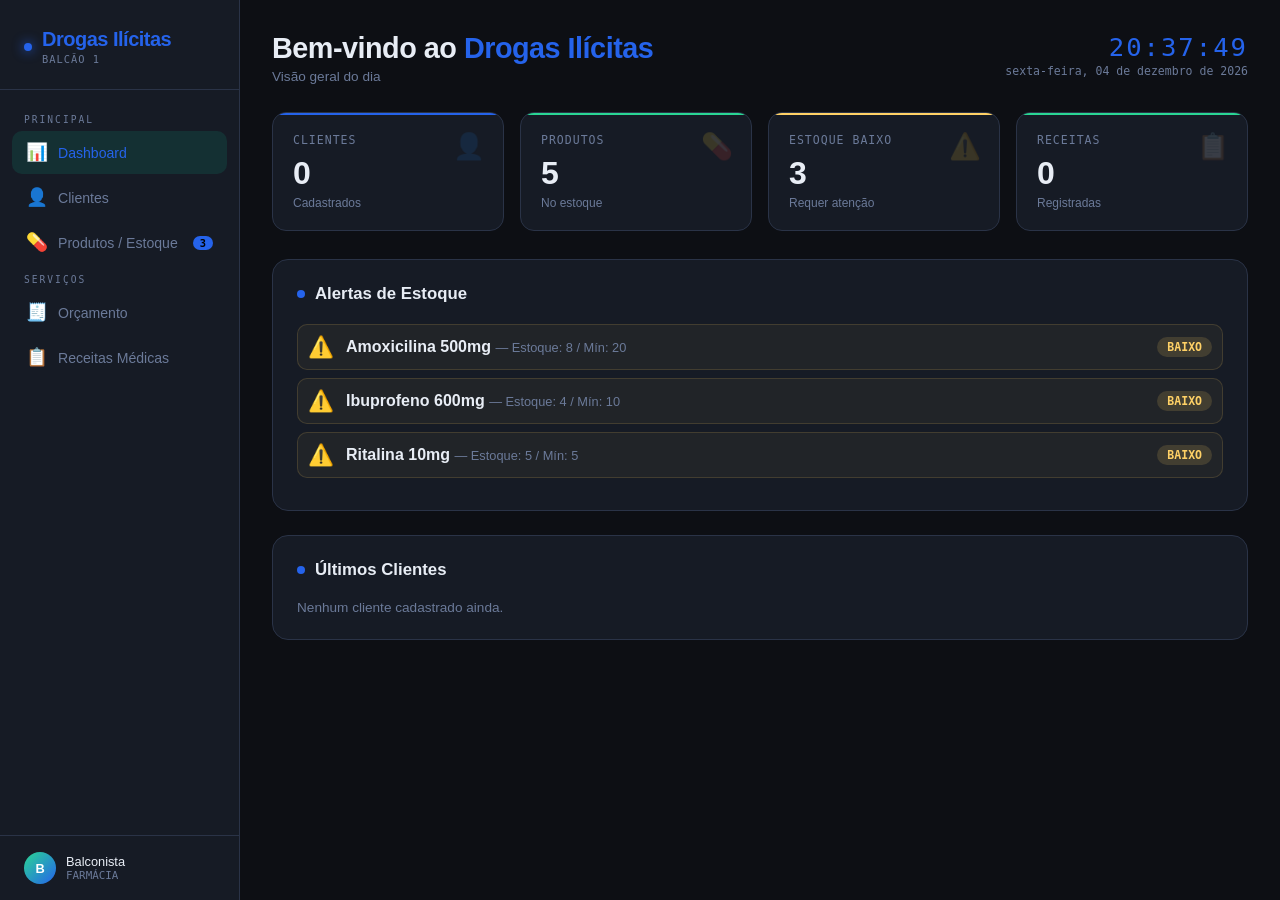
<file: balconista.html>
<!DOCTYPE html>
<html lang="en">
<head>
    <meta charset="UTF-8">
    <meta name="viewport" content="width=device-width, initial-scale=1.0">
    <link rel="stylesheet" href="./css/balconista.css">
    <title>Document</title>
</head>
<body>
    <div class="layout">
  <!-- SIDEBAR -->
  <aside class="sidebar">
    <div class="logo-wrap">
      <div class="logo">
        <div class="logo-dot"></div>
        <div>
          Drogas Ilícitas
          <small>Balcão 1</small>
        </div>
      </div>
    </div>
    <nav>
      <div class="nav-label">Principal</div>
      <button class="nav-btn active" onclick="navTo('dashboard', this)">
        <span class="icon">📊</span><span>Dashboard</span>
      </button>
      <button class="nav-btn" onclick="navTo('clientes', this)">
        <span class="icon">👤</span><span>Clientes</span>
      </button>
      <button class="nav-btn" onclick="navTo('produtos', this)">
        <span class="icon">💊</span><span>Produtos / Estoque</span>
        <span class="nav-badge" id="badge-low">3</span>
      </button>
      <div class="nav-label">Serviços</div>
      <button class="nav-btn" onclick="navTo('orcamento', this)">
        <span class="icon">🧾</span><span>Orçamento</span>
      </button>
      <button class="nav-btn" onclick="navTo('receitas', this)">
        <span class="icon">📋</span><span>Receitas Médicas</span>
      </button>
    </nav>
    <div class="sidebar-footer">
      <div class="user-chip">
        <div class="user-avatar">B</div>
        <div>
          <div class="user-name">Balconista</div>
          <div class="user-role">FARMÁCIA</div>
        </div>
      </div>
    </div>
  </aside>
 
  <!-- MAIN -->
  <main class="main">
    <!-- HEADER -->
    <div class="page-header">
      <div>
        <div class="page-title" id="page-title">Bem-vindo ao <span>Drogas Ilícitas</span></div>
        <div class="page-sub" id="page-sub">Visão geral do dia</div>
      </div>
      <div class="header-time">
        <div class="clock" id="clock">00:00:00</div>
        <div class="date-str" id="date-str"></div>
      </div>
    </div>
 
    <!-- TOAST -->
    <div class="toast-wrap" id="toast-wrap"></div>
 
    <!-- ===================== DASHBOARD ===================== -->
    <div class="page active" id="page-dashboard">
      <div class="stats-row">
        <div class="stat-card" style="--c: var(--accent)">
          <div class="stat-label">Clientes</div>
          <div class="stat-value" id="stat-clientes">0</div>
          <div class="stat-sub">Cadastrados</div>
          <div class="stat-icon">👤</div>
        </div>
        <div class="stat-card" style="--c: var(--accent2)">
          <div class="stat-label">Produtos</div>
          <div class="stat-value" id="stat-produtos">0</div>
          <div class="stat-sub">No estoque</div>
          <div class="stat-icon">💊</div>
        </div>
        <div class="stat-card" style="--c: var(--warning)">
          <div class="stat-label">Estoque Baixo</div>
          <div class="stat-value" id="stat-baixo">0</div>
          <div class="stat-sub">Requer atenção</div>
          <div class="stat-icon">⚠️</div>
        </div>
        <div class="stat-card" style="--c: var(--accent2)">
          <div class="stat-label">Receitas</div>
          <div class="stat-value" id="stat-receitas">0</div>
          <div class="stat-sub">Registradas</div>
          <div class="stat-icon">📋</div>
        </div>
      </div>
 
      <div class="section">
        <div class="section-header">
          <div class="section-title"><div class="dot"></div>Alertas de Estoque</div>
        </div>
        <div id="alerta-estoque"><p style="color:var(--muted);font-size:.85rem">Nenhum alerta no momento.</p></div>
      </div>
 
      <div class="section">
        <div class="section-header">
          <div class="section-title"><div class="dot"></div>Últimos Clientes</div>
        </div>
        <div id="ultimos-clientes"><p style="color:var(--muted);font-size:.85rem">Nenhum cliente cadastrado ainda.</p></div>
      </div>
    </div>
 
    <!-- ===================== CLIENTES ===================== -->
    <div class="page" id="page-clientes">
      <div class="section">
        <div class="section-header">
          <div class="section-title"><div class="dot"></div>Cadastrar Novo Cliente</div>
        </div>
        <div class="form-grid">
          <div class="field">
            <label>Nome Completo *</label>
            <input type="text" id="cli-nome" placeholder="Ex: Maria Silva">
          </div>
          <div class="field">
            <label>CPF</label>
            <input type="text" id="cli-cpf" placeholder="000.000.000-00" maxlength="14">
          </div>
          <div class="field">
            <label>Data de Nascimento</label>
            <input type="date" id="cli-nasc">
          </div>
          <div class="field">
            <label>Telefone</label>
            <input type="text" id="cli-tel" placeholder="(11) 99999-0000">
          </div>
          <div class="field">
            <label>Email</label>
            <input type="email" id="cli-email" placeholder="email@exemplo.com">
          </div>
          <div class="field">
            <label>Convênio / Plano</label>
            <input type="text" id="cli-convenio" placeholder="Ex: Bradesco Saúde">
          </div>
        </div>
        <div class="form-grid" style="margin-top:14px">
          <div class="field">
            <label>Endereço</label>
            <input type="text" id="cli-end" placeholder="Rua, número, bairro">
          </div>
          <div class="field">
            <label>Observações</label>
            <input type="text" id="cli-obs" placeholder="Alergias, preferências...">
          </div>
        </div>
        <div class="btn-row">
          <button class="btn btn-secondary" onclick="limparFormCliente()">↺ Limpar</button>
          <button class="btn btn-primary" onclick="salvarCliente()">✓ Salvar Cliente</button>
        </div>
      </div>
 
      <div class="section">
        <div class="section-header">
          <div class="section-title"><div class="dot"></div>Clientes Cadastrados</div>
          <div class="search-wrap" style="width:260px">
            <span class="search-icon">🔍</span>
            <input type="text" placeholder="Buscar cliente..." oninput="buscarCliente(this.value)">
          </div>
        </div>
        <table>
          <thead>
            <tr><th>Nome</th><th>CPF</th><th>Telefone</th><th>Convênio</th><th>Ações</th></tr>
          </thead>
          <tbody id="tabela-clientes">
            <tr><td colspan="5" style="color:var(--muted);text-align:center;padding:24px">Nenhum cliente cadastrado.</td></tr>
          </tbody>
        </table>
      </div>
    </div>
 
    <!-- ===================== PRODUTOS ===================== -->
    <div class="page" id="page-produtos">
      <div class="section">
        <div class="section-header">
          <div class="section-title"><div class="dot"></div>Consultar / Adicionar Produto</div>
        </div>
        <div class="form-grid three">
          <div class="field">
            <label>Nome do Produto *</label>
            <input type="text" id="prod-nome" placeholder="Ex: Dipirona 500mg">
          </div>
          <div class="field">
            <label>Categoria</label>
            <select id="prod-cat">
              <option value="Analgésico">Analgésico</option>
              <option value="Antibiótico">Antibiótico</option>
              <option value="Anti-inflamatório">Anti-inflamatório</option>
              <option value="Vitamina">Vitamina / Suplemento</option>
              <option value="Uso Tópico">Uso Tópico</option>
              <option value="Controlado">Controlado</option>
              <option value="Outro">Outro</option>
            </select>
          </div>
          <div class="field">
            <label>Tipo</label>
            <select id="prod-tipo">
              <option value="Livre">Venda Livre</option>
              <option value="Receita">Receita Simples</option>
              <option value="Controlado">Controlado</option>
            </select>
          </div>
          <div class="field">
            <label>Preço (R$) *</label>
            <input type="number" id="prod-preco" placeholder="0.00" step="0.01" min="0">
          </div>
          <div class="field">
            <label>Quantidade em Estoque *</label>
            <input type="number" id="prod-qty" placeholder="0" min="0">
          </div>
          <div class="field">
            <label>Estoque Mínimo</label>
            <input type="number" id="prod-min" placeholder="10" min="0">
          </div>
          <div class="field">
            <label>Fabricante</label>
            <input type="text" id="prod-fab" placeholder="Ex: EMS, Medley...">
          </div>
          <div class="field">
            <label>Validade</label>
            <input type="date" id="prod-val">
          </div>
          <div class="field">
            <label>Código de Barras</label>
            <input type="text" id="prod-cod" placeholder="EAN13">
          </div>
        </div>
        <div class="btn-row">
          <button class="btn btn-secondary" onclick="limparFormProd()">↺ Limpar</button>
          <button class="btn btn-primary" onclick="salvarProduto()">✓ Adicionar Produto</button>
        </div>
      </div>
 
      <div class="section">
        <div class="section-header">
          <div class="section-title"><div class="dot"></div>Estoque</div>
          <div class="search-wrap" style="width:260px">
            <span class="search-icon">🔍</span>
            <input type="text" placeholder="Buscar produto..." oninput="buscarProduto(this.value)">
          </div>
        </div>
        <table>
          <thead>
            <tr><th>Produto</th><th>Categoria</th><th>Tipo</th><th>Preço</th><th>Estoque</th><th>Status</th><th>Ações</th></tr>
          </thead>
          <tbody id="tabela-produtos">
            <tr><td colspan="7" style="color:var(--muted);text-align:center;padding:24px">Nenhum produto cadastrado.</td></tr>
          </tbody>
        </table>
      </div>
    </div>
 
    <!-- ===================== ORÇAMENTO ===================== -->
    <div class="page" id="page-orcamento">
      <div style="display:grid; grid-template-columns:1fr 380px; gap:20px">
        <div>
          <div class="section">
            <div class="section-header">
              <div class="section-title"><div class="dot"></div>Novo Orçamento</div>
            </div>
            <div class="field" style="margin-bottom:14px">
              <label>Cliente (opcional)</label>
              <select id="orc-cliente">
                <option value="">— Selecione ou deixe em branco —</option>
              </select>
            </div>
            <div class="search-wrap" style="margin-bottom:14px">
              <span class="search-icon">🔍</span>
              <input type="text" id="orc-busca" placeholder="Buscar produto para adicionar..." oninput="filtrarOrcamento(this.value)">
            </div>
            <div id="orc-resultados" style="display:none">
              <table>
                <thead><tr><th>Produto</th><th>Preço</th><th>Estoque</th><th></th></tr></thead>
                <tbody id="orc-lista-prod"></tbody>
              </table>
            </div>
          </div>
        </div>
 
        <div>
          <div class="section" style="position:sticky;top:20px">
            <div class="section-title" style="margin-bottom:16px"><div class="dot"></div>Carrinho</div>
            <div id="orc-carrinho"><p style="color:var(--muted);font-size:.85rem;text-align:center;padding:20px">Adicione produtos ao orçamento.</p></div>
            <div class="orc-total" id="orc-total-wrap" style="display:none">
              <span class="orc-total-label">Total</span>
              <span class="orc-total-val" id="orc-total">R$ 0,00</span>
            </div>
            <div class="btn-row" style="margin-top:16px">
              <button class="btn btn-secondary btn-sm" onclick="limparCarrinho()">↺ Limpar</button>
              <button class="btn btn-primary btn-sm" onclick="finalizarOrcamento()">✓ Finalizar</button>
            </div>
          </div>
        </div>
      </div>
    </div>
 
    <!-- ===================== RECEITAS ===================== -->
    <div class="page" id="page-receitas">
      <div class="section">
        <div class="section-header">
          <div class="section-title"><div class="dot"></div>Registrar Receita Médica</div>
        </div>
        <div class="form-grid">
          <div class="field">
            <label>Cliente *</label>
            <select id="rx-cliente">
              <option value="">— Selecione —</option>
            </select>
          </div>
          <div class="field">
            <label>Data da Prescrição</label>
            <input type="date" id="rx-data">
          </div>
          <div class="field">
            <label>Médico Prescritor</label>
            <input type="text" id="rx-medico" placeholder="Dr. Nome Sobrenome">
          </div>
          <div class="field">
            <label>CRM do Médico</label>
            <input type="text" id="rx-crm" placeholder="CRM/SP 000000">
          </div>
          <div class="field">
            <label>Tipo de Receita</label>
            <select id="rx-tipo">
              <option value="Simples">Receita Simples</option>
              <option value="Especial">Receita Especial (Branca)</option>
              <option value="Azul">Receituário Azul (C2)</option>
              <option value="Amarelo">Receituário Amarelo (A/B)</option>
            </select>
          </div>
          <div class="field">
            <label>Número da Receita / Protocolo</label>
            <input type="text" id="rx-num" placeholder="Ex: RX-2024-0001">
          </div>
        </div>
        <div class="field" style="margin-top:14px">
          <label>Medicamentos Prescritos</label>
          <textarea id="rx-meds" placeholder="Liste os medicamentos prescritos, dosagem e posologia..."></textarea>
        </div>
        <div class="field" style="margin-top:14px">
          <label>Observações</label>
          <textarea id="rx-obs" placeholder="Observações adicionais da receita..."></textarea>
        </div>
        <div class="field" style="margin-top:14px">
          <label>Arquivo da Receita (foto/PDF)</label>
          <div class="rx-upload" onclick="document.getElementById('rx-file').click()">
            <div class="rx-upload-icon">📎</div>
            <p>Clique para anexar a imagem ou PDF da receita</p>
            <div id="rx-file-nome" style="display:none" class="rx-badge">📄 <span id="rx-fn-text"></span></div>
          </div>
          <input type="file" id="rx-file" style="display:none" accept="image/*,.pdf" onchange="nomeArquivo(this)">
        </div>
        <div class="btn-row">
          <button class="btn btn-secondary" onclick="limparReceita()">↺ Limpar</button>
          <button class="btn btn-primary" onclick="salvarReceita()">✓ Registrar Receita</button>
        </div>
      </div>
 
      <div class="section">
        <div class="section-header">
          <div class="section-title"><div class="dot"></div>Receitas Registradas</div>
          <div class="search-wrap" style="width:260px">
            <span class="search-icon">🔍</span>
            <input type="text" placeholder="Buscar receita..." oninput="buscarReceita(this.value)">
          </div>
        </div>
        <table>
          <thead>
            <tr><th>Cliente</th><th>Médico</th><th>Data</th><th>Tipo</th><th>Medicamentos</th><th>Ações</th></tr>
          </thead>
          <tbody id="tabela-receitas">
            <tr><td colspan="6" style="color:var(--muted);text-align:center;padding:24px">Nenhuma receita registrada.</td></tr>
          </tbody>
        </table>
      </div>
    </div>
 
  </main>
</div>
 
<!-- MODAL VER CLIENTE -->
<div class="modal-bg" id="modal-cliente" style="display:none">
  <div class="modal">
    <div class="modal-title">👤 Dados do Cliente</div>
    <div id="modal-cli-body"></div>
    <div class="btn-row"><button class="btn btn-secondary" onclick="fecharModal('modal-cliente')">Fechar</button></div>
  </div>
</div>
 
<!-- MODAL VER PRODUTO -->
<div class="modal-bg" id="modal-produto" style="display:none">
  <div class="modal">
    <div class="modal-title">💊 Detalhes do Produto</div>
    <div id="modal-prod-body"></div>
    <div class="btn-row"><button class="btn btn-secondary" onclick="fecharModal('modal-produto')">Fechar</button></div>
  </div>
</div>

  <script src="./script/balconista.js"></script>
</body>
</html>
</file>
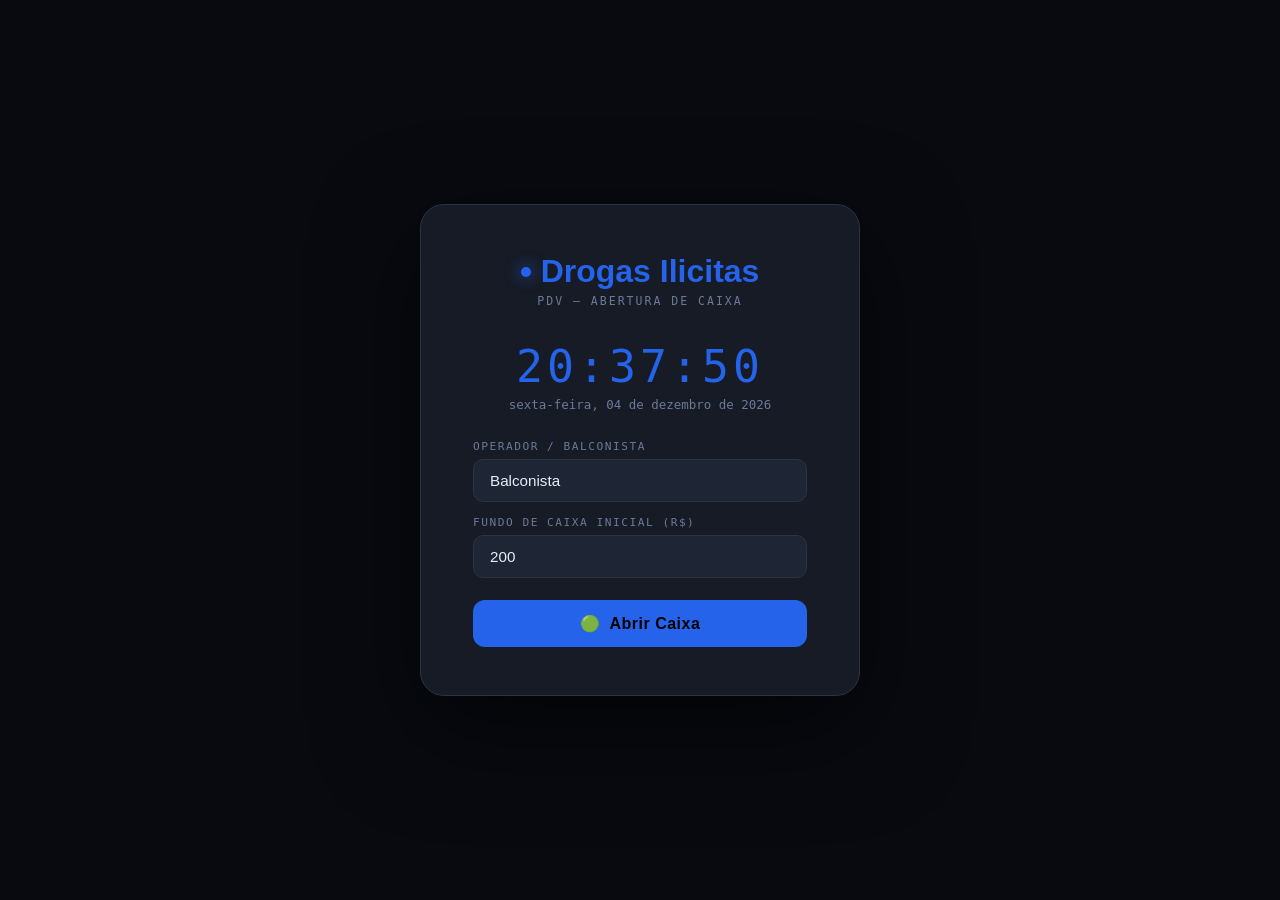
<file: caixa.html>
<!DOCTYPE html>
<html lang="pt-BR">
<head>
<meta charset="UTF-8">
<meta name="viewport" content="width=device-width, initial-scale=1.0">
<title>Drogas Ilicitas — Caixa PDV</title>
<link href="./css/caixa.css" rel="stylesheet">
</head>
<body>

<!-- TELA FECHADO - ABERTURA DE CAIXA -->
<div id="tela-fechado">
  <div class="abertura-card">
    <div class="logo-big"><div class="logo-dot-big"></div>Drogas Ilicitas</div>
    <div class="abertura-sub">PDV — Abertura de Caixa</div>
    <div class="clock-big" id="ab-clock">00:00:00</div>
    <div class="date-big" id="ab-date"></div>
    <div class="abertura-field">
      <label>Operador / Balconista</label>
      <input type="text" id="ab-operador" placeholder="Seu nome" value="Balconista">
    </div>
    <div class="abertura-field">
      <label>Fundo de Caixa Inicial (R$)</label>
      <input type="number" id="ab-fundo" placeholder="0,00" value="200" step="0.01" min="0">
    </div>
    <button class="btn-abrir" onclick="abrirCaixa()">🟢 &nbsp;Abrir Caixa</button>
  </div>
</div>

<!-- PDV PRINCIPAL -->
<div class="pdv" id="pdv-main" style="display:none">

  <!-- ESQUERDA -->
  <div class="pdv-left">
    <!-- TOPBAR -->
    <div class="topbar">
      <div class="topbar-logo"><div class="topbar-logo-dot"></div>Drogas Ilicitas <span style="color:var(--muted);font-size:.75rem;font-weight:400;margin-left:4px">/ Caixa</span></div>
      <div class="topbar-right">
        <div class="caixa-info"><strong id="op-nome-top">—</strong>Caixa aberto</div>
        <div class="clock-sm" id="pdv-clock">00:00:00</div>
        <button class="btn-fechar-caixa" onclick="abrirFechamento()">⬛ Fechar Caixa</button>
      </div>
    </div>

    <!-- CLIENTE -->
    <div class="cliente-strip">
      <div class="cli-icon">👤</div>
      <div class="cli-input-wrap" id="cli-input-area">
        <input type="text" id="cpf-input" placeholder="CPF do cliente (opcional)" maxlength="14" oninput="formatCPF(this)" onkeydown="if(event.key==='Enter')buscarCPF()">
      </div>
      <div id="cli-info-wrap" style="display:none;flex:1">
        <div class="cli-info" id="cli-nome-show">—</div>
        <small class="cli-info" id="cli-cpf-show">—</small>
      </div>
      <button class="cli-clear" onclick="limparCliente()" title="Limpar">✕</button>
      <button style="background:var(--accent2);color:#fff;border:none;border-radius:8px;padding:7px 14px;font-size:.8rem;cursor:pointer;font-weight:600;white-space:nowrap" onclick="buscarCPF()">Buscar</button>
    </div>

    <!-- SCANNER -->
    <div class="scanner-wrap">
      <div class="scanner-label">📡 &nbsp;Leitor de Código de Barras / Busca Manual</div>
      <div class="scanner-row">
        <input class="scanner-input" type="text" id="barcode-input" placeholder="Leia o código ou digite o nome..." autofocus
          onkeydown="if(event.key==='Enter')scanItem()">
        <button class="btn-scan" onclick="scanItem()">+ Adicionar</button>
      </div>
    </div>

    <!-- ITENS -->
    <div class="itens-wrap">
      <div class="itens-header">
        <div class="itens-title">🛒 Itens da Venda <span class="itens-count" id="itens-count">0</span></div>
        <button style="background:none;border:none;color:var(--muted);font-size:.78rem;cursor:pointer" onclick="limparVenda()">🗑 Limpar tudo</button>
      </div>
      <div class="itens-body" id="itens-body">
        <div class="itens-vazio">
          <div class="vazio-icon">📦</div>
          <span>Nenhum item adicionado</span>
          <small style="font-size:.75rem">Use o leitor ou busca acima</small>
        </div>
      </div>
    </div>

    <!-- CUPOM DESCONTO -->
    <div class="cupom-row">
      <span style="font-size:1rem">🏷️</span>
      <input type="text" id="cupom-input" placeholder="CUPOM DE DESCONTO..." onkeydown="if(event.key==='Enter')aplicarCupom()">
      <button class="btn-cupom" onclick="aplicarCupom()">Aplicar</button>
      <div class="cupom-aplicado" id="cupom-ok" style="display:none">✓ <span id="cupom-desc-text"></span></div>
      <button id="btn-rem-cupom" style="display:none;background:none;border:none;color:var(--danger);cursor:pointer;font-size:.9rem" onclick="removerCupom()">✕</button>
    </div>
  </div>

  <!-- DIREITA -->
  <div class="pdv-right">
    <!-- TOTAIS -->
    <div class="totais-card">
      <div class="totais-row">
        <span class="totais-label">Subtotal</span>
        <span class="totais-val" id="val-subtotal">R$ 0,00</span>
      </div>
      <div class="totais-row" id="row-desconto" style="display:none">
        <span class="totais-label">Desconto</span>
        <span class="totais-val red" id="val-desconto">− R$ 0,00</span>
      </div>
      <div class="totais-row big">
        <span class="total-label-big">TOTAL</span>
        <span class="total-final" id="val-total">R$ 0,00</span>
      </div>
    </div>

    <!-- PAGAMENTO -->
    <div>
      <div class="pag-title"><div class="pag-dot"></div>Forma de Pagamento</div>
      <div class="pag-grid">
        <div class="pag-btn pix-btn" onclick="selecionarPag('pix', this)">
          <div class="pag-icon">🟢</div>
          <div class="pag-name">PIX</div>
        </div>
        <div class="pag-btn dinheiro-btn" onclick="selecionarPag('dinheiro', this)">
          <div class="pag-icon">💵</div>
          <div class="pag-name">Dinheiro</div>
        </div>
        <div class="pag-btn debito-btn" onclick="selecionarPag('debito', this)">
          <div class="pag-icon">💳</div>
          <div class="pag-name">Débito</div>
        </div>
        <div class="pag-btn credito-btn" onclick="selecionarPag('credito', this)">
          <div class="pag-icon">💳</div>
          <div class="pag-name">Crédito</div>
        </div>
      </div>

      <!-- PARCELAS (crédito) -->
      <div class="parcelas-wrap" id="parcelas-wrap" style="display:none">
        <div class="parcelas-label">Parcelamento</div>
        <div class="parcelas-grid" id="parcelas-grid"></div>
      </div>

      <!-- PIX QR -->
      <div class="pix-wrap" id="pix-wrap">
        <div class="qr">⬛</div>
        <div class="pix-key" id="pix-chave">farmacia@exemplo.com</div>
        <div class="pix-label">Valor: <strong id="pix-valor" style="color:var(--pix)">R$ 0,00</strong></div>
        <div style="font-size:.7rem;color:var(--muted);margin-top:6px;font-family:'DM Mono',monospace">Aguardando confirmação...</div>
      </div>

      <!-- TROCO (dinheiro) -->
      <div class="troco-wrap" id="troco-wrap">
        <div class="troco-field">
          <label>Valor Recebido (R$)</label>
          <input type="number" id="recebido-input" placeholder="0,00" step="0.01" min="0" oninput="calcTroco()">
        </div>
        <div class="troco-val" id="troco-val" style="display:none">Troco: <span id="troco-num">R$ 0,00</span></div>
      </div>
    </div>

    <!-- FINALIZAR -->
    <button class="btn-finalizar" id="btn-finalizar" onclick="finalizarVenda()" disabled>
      ✓ &nbsp;Finalizar Venda
    </button>
    <button class="btn-cancelar" onclick="limparVenda()">✕ Cancelar Venda</button>
  </div>
</div>

<!-- TOAST -->
<div class="toast-wrap" id="toast-wrap"></div>

<!-- MODAL CUPOM FISCAL -->
<div class="modal-bg" id="modal-cupom" style="display:none">
  <div class="modal-cupom">
    <div class="cupom-topo">
      <h2>🧾 Drogas Ilicitas PDV</h2>
      <p>CNPJ: 00.000.000/0001-00 &nbsp;|&nbsp; <span id="cupom-data-hora"></span></p>
    </div>
    <div class="cupom-body">
      <div id="cupom-cliente-linha"></div>
      <hr class="cupom-sep">
      <div style="font-size:.68rem;color:var(--muted);margin-bottom:6px;letter-spacing:1px">ITEM &nbsp;&nbsp;&nbsp;&nbsp;&nbsp;&nbsp;&nbsp;&nbsp;&nbsp;&nbsp;&nbsp;&nbsp;&nbsp;&nbsp;&nbsp;&nbsp;&nbsp;&nbsp; QTD &nbsp;&nbsp; UNIT &nbsp;&nbsp; TOTAL</div>
      <div id="cupom-itens"></div>
      <hr class="cupom-sep">
      <div id="cupom-totais"></div>
      <hr class="cupom-sep">
      <div class="cupom-linha"><span>PAGAMENTO</span><span id="cupom-pag">—</span></div>
      <div id="cupom-troco-linha"></div>
      <hr class="cupom-sep">
      <div style="text-align:center;font-size:.68rem;color:var(--muted);letter-spacing:1px">Nº <span id="cupom-num"></span> &nbsp;|&nbsp; CUP FISCAL</div>
    </div>
    <div class="cupom-agradecimento">
      <div class="emoji" id="cupom-emoji">🌙</div>
      <p id="cupom-msg">Boa noite! Obrigado pela compra!</p>
      <small id="cupom-sub">Volte sempre — Drogas Ilicitas</small>
    </div>
    <div class="cupom-btns">
      <button class="btn-imprimir" onclick="imprimirCupom()">🖨️ Imprimir</button>
      <button class="btn-nova-venda" onclick="novaVenda()">+ Nova Venda</button>
    </div>
  </div>
</div>

<!-- MODAL FECHAMENTO -->
<div class="modal-bg" id="modal-fechamento" style="display:none">
  <div class="modal-fechamento">
    <div class="fech-title">⬛ Fechamento de Caixa</div>
    <div class="fech-grid">
      <div class="fech-item"><div class="fech-label">Abertura</div><div class="fech-val" id="f-abertura">—</div></div>
      <div class="fech-item"><div class="fech-label">Fechamento</div><div class="fech-val" id="f-fechamento">—</div></div>
      <div class="fech-item"><div class="fech-label">Vendas Realizadas</div><div class="fech-val" id="f-vendas">0</div></div>
      <div class="fech-item"><div class="fech-label">Total em Vendas</div><div class="fech-val" id="f-total">R$ 0,00</div></div>
      <div class="fech-item"><div class="fech-label">Fundo Inicial</div><div class="fech-val" id="f-fundo">R$ 0,00</div></div>
      <div class="fech-item"><div class="fech-label">Total Caixa</div><div class="fech-val" id="f-caixa">R$ 0,00</div></div>
    </div>
    <div style="margin-bottom:12px">
      <div style="font-size:.68rem;letter-spacing:1.5px;text-transform:uppercase;color:var(--muted);font-family:'DM Mono',monospace;margin-bottom:6px">Observações</div>
      <textarea class="fech-obs" id="fech-obs" placeholder="Observações do fechamento..."></textarea>
    </div>
    <div style="display:flex;gap:10px">
      <button style="flex:1;padding:12px;background:var(--surface2);border:1px solid var(--border);color:var(--text);border-radius:10px;cursor:pointer;font-family:'DM Sans',sans-serif;font-size:.87rem" onclick="fecharModal('modal-fechamento')">Cancelar</button>
      <button style="flex:1;padding:12px;background:var(--danger);color:#fff;border:none;border-radius:10px;cursor:pointer;font-family:'Syne',sans-serif;font-weight:700;font-size:.9rem" onclick="confirmarFechamento()">Confirmar Fechamento</button>
    </div>
  </div>
</div>
<script src="./script/caixa.js"></script>
</body>
</html>
</file>
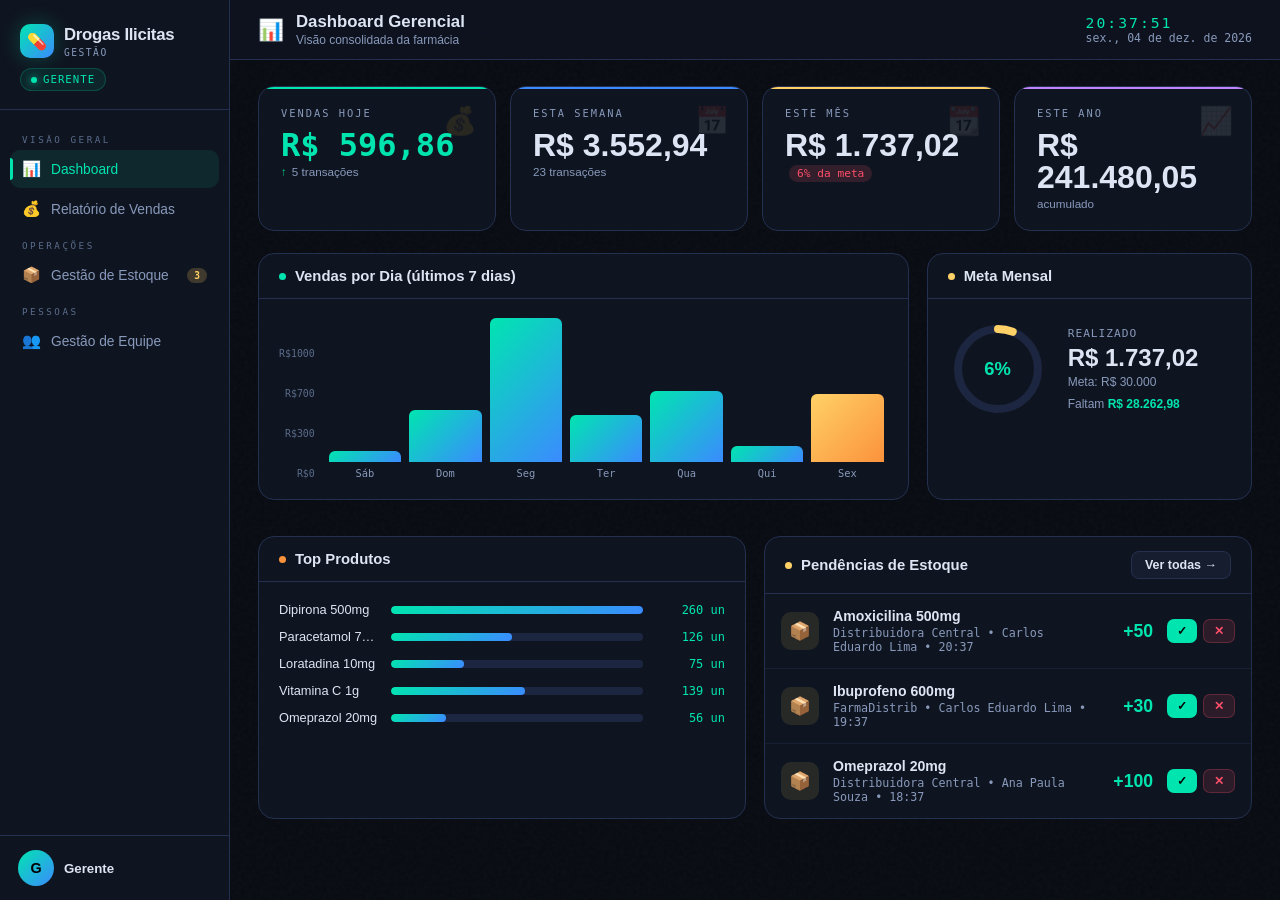
<file: gerente.html>
<!DOCTYPE html>
<html lang="pt-BR">
<head>
<meta charset="UTF-8">
<meta name="viewport" content="width=device-width, initial-scale=1.0">
<title>Drogas Ilicitas — Gerente</title>
<link href="./css/gerente.css" rel="stylesheet">
<style>

</style>
</head>
<body>

<!-- SIDEBAR -->
<aside class="sidebar">
  <div class="sb-top">
    <div class="logo">
      <div class="logo-mark">💊</div>
      <div>
        <div class="logo-text">Drogas Ilicitas</div>
        <div class="logo-sub">Gestão</div>
      </div>
    </div>
    <div class="role-chip"><div class="role-dot"></div>GERENTE</div>
  </div>
  <nav>
    <div class="nav-group">Visão Geral</div>
    <button class="nav-btn active" onclick="ir('dashboard',this)"><span class="nv-ico">📊</span><span>Dashboard</span></button>
    <button class="nav-btn" onclick="ir('vendas',this)"><span class="nv-ico">💰</span><span>Relatório de Vendas</span></button>

    <div class="nav-group">Operações</div>
    <button class="nav-btn" onclick="ir('estoque',this)">
      <span class="nv-ico">📦</span><span>Gestão de Estoque</span>
      <span class="nv-badge yellow" id="nb-pend">0</span>
    </button>

    <div class="nav-group">Pessoas</div>
    <button class="nav-btn" onclick="ir('equipe',this)"><span class="nv-ico">👥</span><span>Gestão de Equipe</span></button>
  </nav>
  <div class="sb-foot">
    <div class="ger-chip">
      <div class="ger-av">G</div>
      <div><div class="ger-name">Gerente</div><div class="ger-role"></div></div>
    </div>
  </div>
</aside>

<!-- MAIN -->
<div class="main">
  <div class="topbar">
    <div class="ph">
      <span class="ph-icon" id="ph-ico">📊</span>
      <div>
        <div class="ph-title" id="ph-title">Dashboard Gerencial</div>
        <div class="ph-sub" id="ph-sub">Visão consolidada da farmácia</div>
      </div>
    </div>
    <div class="tb-right">
      <div>
        <div class="tb-clock" id="tb-clock">00:00:00</div>
        <div class="tb-date" id="tb-date"></div>
      </div>
    </div>
  </div>

  <div class="content">

    <!-- ═══ DASHBOARD ═══ -->
    <div class="page active" id="page-dashboard">
      <div class="stat-row s4">
        <div class="stat-card" style="--c:var(--accent)">
          <div class="sc-lbl">Vendas Hoje</div>
          <div class="sc-val td-g" id="sd-hoje">R$ 0</div>
          <div class="sc-sub"><span class="sc-up">↑</span><span id="sd-hoje-n">0 transações</span></div>
          <div class="sc-ico">💰</div>
        </div>
        <div class="stat-card" style="--c:var(--a2)">
          <div class="sc-lbl">Esta Semana</div>
          <div class="sc-val" id="sd-sem">R$ 0</div>
          <div class="sc-sub"><span id="sd-sem-n" style="color:var(--muted2)">0 transações</span></div>
          <div class="sc-ico">📅</div>
        </div>
        <div class="stat-card" style="--c:var(--a4)">
          <div class="sc-lbl">Este Mês</div>
          <div class="sc-val" id="sd-mes">R$ 0</div>
          <div class="sc-sub"><span id="sd-mes-pct" class="sc-trend trend-up">carregando</span></div>
          <div class="sc-ico">📆</div>
        </div>
        <div class="stat-card" style="--c:var(--a5)">
          <div class="sc-lbl">Este Ano</div>
          <div class="sc-val" id="sd-ano">R$ 0</div>
          <div class="sc-sub"><span id="sd-ano-n" style="color:var(--muted2)">acumulado</span></div>
          <div class="sc-ico">📈</div>
        </div>
      </div>

      <div style="display:grid;grid-template-columns:2fr 1fr;gap:18px;margin-bottom:18px;">
        <!-- CHART -->
        <div class="sec">
          <div class="sec-head">
            <div class="sec-title"><div class="dot dot-g"></div>Vendas por Dia (últimos 7 dias)</div>
          </div>
          <div class="sec-body">
            <div style="display:flex;gap:0;">
              <div class="chart-yaxis" id="chart-y"></div>
              <div style="flex:1;"><div class="chart-bars" id="chart-bars"></div></div>
            </div>
          </div>
        </div>
        <!-- META -->
        <div class="sec">
          <div class="sec-head"><div class="sec-title"><div class="dot dot-y"></div>Meta Mensal</div></div>
          <div class="sec-body">
            <div class="meta-ring-wrap">
              <div class="meta-ring">
                <svg width="100" height="100" viewBox="0 0 100 100">
                  <circle cx="50" cy="50" r="40" fill="none" stroke="var(--surface3)" stroke-width="8"/>
                  <circle id="meta-circle" cx="50" cy="50" r="40" fill="none" stroke="var(--accent)" stroke-width="8"
                    stroke-linecap="round" stroke-dasharray="251" stroke-dashoffset="251" style="transition:stroke-dashoffset 1s ease"/>
                </svg>
                <div class="meta-ring-val" id="meta-pct">0%</div>
              </div>
              <div class="meta-info">
                <div class="meta-lbl">Realizado</div>
                <div class="meta-val" id="meta-real">R$ 0</div>
                <div class="meta-sub">Meta: <span id="meta-goal">R$ 30.000</span></div>
                <div style="margin-top:8px;font-size:.75rem;color:var(--muted2)">Faltam <strong id="meta-falt" style="color:var(--accent)">R$ 0</strong></div>
              </div>
            </div>
          </div>
        </div>
      </div>

      <div style="display:grid;grid-template-columns:1fr 1fr;gap:18px;">
        <!-- TOP PRODUTOS -->
        <div class="sec">
          <div class="sec-head"><div class="sec-title"><div class="dot dot-o"></div>Top Produtos</div></div>
          <div class="sec-body">
            <div class="prog-wrap" id="top-prods"></div>
          </div>
        </div>
        <!-- PENDÊNCIAS -->
        <div class="sec">
          <div class="sec-head">
            <div class="sec-title"><div class="dot dot-y"></div>Pendências de Estoque</div>
            <button class="btn btn-sm btn-sec" onclick="ir('estoque',document.querySelectorAll('.nav-btn')[2])">Ver todas →</button>
          </div>
          <div id="dash-pend"><div style="padding:20px;color:var(--muted2);font-size:.84rem;text-align:center">Nenhuma pendência.</div></div>
        </div>
      </div>
    </div>

    <!-- ═══ VENDAS ═══ -->
    <div class="page" id="page-vendas">
      <!-- PERÍODO -->
      <div class="sec" style="margin-bottom:18px;">
        <div class="sec-body" style="padding:14px 20px;">
          <div style="display:flex;align-items:center;gap:16px;flex-wrap:wrap;">
            <div class="period-tabs">
              <button class="ptab active" onclick="setPeriod('dia',this)">Hoje</button>
              <button class="ptab" onclick="setPeriod('semana',this)">Semana</button>
              <button class="ptab" onclick="setPeriod('mes',this)">Mês</button>
              <button class="ptab" onclick="setPeriod('ano',this)">Ano</button>
            </div>
            <div style="display:flex;gap:10px;align-items:center;">
              <input type="date" id="v-de" style="background:var(--surface2);border:1px solid var(--border);border-radius:8px;padding:7px 12px;color:var(--text);font-size:.82rem;outline:none;">
              <span style="color:var(--muted2);font-size:.82rem;">até</span>
              <input type="date" id="v-ate" style="background:var(--surface2);border:1px solid var(--border);border-radius:8px;padding:7px 12px;color:var(--text);font-size:.82rem;outline:none;">
              <button class="btn btn-sm btn-sec" onclick="renderVendas()">Filtrar</button>
            </div>
            <button class="btn btn-sm btn-sec" style="margin-left:auto;" onclick="exportarCSV()">⬇ Exportar CSV</button>
          </div>
        </div>
      </div>

      <!-- RESUMO PERÍODO -->
      <div class="stat-row s4" id="v-stats" style="margin-bottom:18px;"></div>

      <!-- GRÁFICO PERÍODO -->
      <div class="sec" style="margin-bottom:18px;">
        <div class="sec-head">
          <div class="sec-title"><div class="dot dot-g"></div>Evolução de Vendas</div>
          <span id="v-period-lbl" style="font-size:.75rem;color:var(--muted2);font-family:'DM Mono',monospace;">Hoje</span>
        </div>
        <div class="sec-body">
          <div style="display:flex;gap:0;">
            <div class="chart-yaxis" id="v-chart-y"></div>
            <div style="flex:1;"><div class="chart-bars" id="v-chart-bars"></div></div>
          </div>
        </div>
      </div>

      <!-- FORMAS DE PAGAMENTO -->
      <div style="display:grid;grid-template-columns:1fr 1fr;gap:18px;margin-bottom:18px;">
        <div class="sec">
          <div class="sec-head"><div class="sec-title"><div class="dot dot-b"></div>Por Forma de Pagamento</div></div>
          <div class="sec-body"><div class="prog-wrap" id="v-pagamentos"></div></div>
        </div>
        <div class="sec">
          <div class="sec-head"><div class="sec-title"><div class="dot dot-p"></div>Por Categoria de Produto</div></div>
          <div class="sec-body"><div class="prog-wrap" id="v-categorias"></div></div>
        </div>
      </div>

      <!-- TABELA TRANSAÇÕES -->
      <div class="sec">
        <div class="sec-head">
          <div class="sec-title"><div class="dot dot-g"></div>Transações do Período</div>
          <span id="v-count-lbl" style="font-size:.75rem;color:var(--muted2);font-family:'DM Mono',monospace;"></span>
        </div>
        <div class="tbl-wrap">
          <table>
            <thead><tr><th>Nº</th><th>Data/Hora</th><th>Cliente</th><th>Operador</th><th>Itens</th><th>Pagamento</th><th>Desconto</th><th>Total</th></tr></thead>
            <tbody id="v-tbody"></tbody>
          </table>
        </div>
      </div>
    </div>

    <!-- ═══ ESTOQUE ═══ -->
    <div class="page" id="page-estoque">
      <div class="stat-row s3" style="margin-bottom:18px;">
        <div class="stat-card" style="--c:var(--accent)">
          <div class="sc-lbl">Total de SKUs</div>
          <div class="sc-val" id="es-total">0</div>
          <div class="sc-sub">Produtos cadastrados</div>
          <div class="sc-ico">💊</div>
        </div>
        <div class="stat-card" style="--c:var(--warn)">
          <div class="sc-lbl">Estoque Baixo</div>
          <div class="sc-val" id="es-low">0</div>
          <div class="sc-sub">Abaixo do mínimo</div>
          <div class="sc-ico">⚠️</div>
        </div>
        <div class="stat-card" style="--c:var(--danger)">
          <div class="sc-lbl">Sem Estoque</div>
          <div class="sc-val" id="es-out">0</div>
          <div class="sc-sub">Necessita reposição urgente</div>
          <div class="sc-ico">🚨</div>
        </div>
      </div>

      <!-- PENDENTES APROVAÇÃO -->
      <div class="sec" style="margin-bottom:18px;">
        <div class="sec-head">
          <div class="sec-title"><div class="dot dot-y"></div>Entradas Aguardando Aprovação
            <span class="badge b-pend" id="pend-count-badge">0</span>
          </div>
          <div style="display:flex;gap:8px;">
            <button class="btn btn-sm btn-sec" onclick="aprovarTodos()">✓ Aprovar Todos</button>
          </div>
        </div>
        <div id="pend-list"><div style="padding:24px;text-align:center;color:var(--muted2);font-size:.84rem;">✅ Nenhuma entrada pendente.</div></div>
      </div>

      <!-- ESTOQUE ATUAL -->
      <div class="sec">
        <div class="sec-head">
          <div class="sec-title"><div class="dot dot-g"></div>Estoque Atual</div>
          <div style="display:flex;gap:10px;align-items:center;">
            <input type="text" id="es-search" placeholder="Buscar produto..." oninput="renderEstoque()" style="background:var(--surface2);border:1px solid var(--border);border-radius:8px;padding:7px 12px;color:var(--text);font-size:.82rem;outline:none;width:200px;">
            <select id="es-filter" onchange="renderEstoque()" style="background:var(--surface2);border:1px solid var(--border);border-radius:8px;padding:8px 12px;color:var(--text);font-size:.82rem;outline:none;">
              <option value="">Todos</option>
              <option value="ok">OK</option>
              <option value="low">Baixo</option>
              <option value="out">Sem estoque</option>
            </select>
            <button class="btn btn-sm btn-primary" onclick="abrirModalEntrada()">+ Registrar Entrada</button>
          </div>
        </div>
        <div class="tbl-wrap">
          <table>
            <thead><tr><th>Produto</th><th>Fabricante</th><th>Categoria</th><th>Preço</th><th>Estoque</th><th>Mín.</th><th>Validade</th><th>Status</th><th>Ações</th></tr></thead>
            <tbody id="es-tbody"></tbody>
          </table>
        </div>
      </div>
    </div>

    <!-- ═══ EQUIPE ═══ -->
    <div class="page" id="page-equipe">
      <div class="stat-row s4" style="margin-bottom:18px;">
        <div class="stat-card" style="--c:var(--accent)">
          <div class="sc-lbl">Total Funcionários</div>
          <div class="sc-val" id="eq-total">0</div>
          <div class="sc-sub">Na equipe</div>
          <div class="sc-ico">👥</div>
        </div>
        <div class="stat-card" style="--c:var(--success)">
          <div class="sc-lbl">Ativos</div>
          <div class="sc-val" id="eq-ativos">0</div>
          <div class="sc-sub">Em serviço</div>
          <div class="sc-ico">✅</div>
        </div>
        <div class="stat-card" style="--c:var(--warn)">
          <div class="sc-lbl">De Férias</div>
          <div class="sc-val" id="eq-ferias">0</div>
          <div class="sc-sub">Em afastamento</div>
          <div class="sc-ico">🏖️</div>
        </div>
        <div class="stat-card" style="--c:var(--a5)">
          <div class="sc-lbl">Cargos</div>
          <div class="sc-val" id="eq-cargos">0</div>
          <div class="sc-sub">Diferentes funções</div>
          <div class="sc-ico">🏷️</div>
        </div>
      </div>

      <div class="sec" style="margin-bottom:18px;">
        <div class="sec-head">
          <div class="sec-title"><div class="dot dot-b"></div>Funcionários</div>
          <div style="display:flex;gap:10px;align-items:center;">
            <input type="text" id="eq-search" placeholder="Buscar funcionário..." oninput="renderEquipe()" style="background:var(--surface2);border:1px solid var(--border);border-radius:8px;padding:7px 12px;color:var(--text);font-size:.82rem;outline:none;width:200px;">
            <select id="eq-filter" onchange="renderEquipe()" style="background:var(--surface2);border:1px solid var(--border);border-radius:8px;padding:8px 12px;color:var(--text);font-size:.82rem;outline:none;">
              <option value="">Todos status</option>
              <option value="Ativo">Ativo</option>
              <option value="Férias">Férias</option>
              <option value="Inativo">Inativo</option>
            </select>
            <button class="btn btn-sm btn-primary" onclick="abrirModalFunc()">+ Novo Funcionário</button>
          </div>
        </div>
        <div class="sec-body" style="padding:0;">
          <div class="func-grid" id="func-grid" style="padding:18px;"></div>
        </div>
      </div>
    </div>

  </div>
</div>

<!-- TOASTS -->
<div class="toast-wrap" id="toasts"></div>

<!-- MODAL ENTRADA ESTOQUE -->
<div class="modal-bg" id="modal-entrada" style="display:none;">
  <div class="modal">
    <div class="modal-title">📦 Registrar Entrada de Produto</div>
    <div class="fg f2">
      <div class="field sp2">
        <label>Produto *</label>
        <select id="en-prod"><option value="">— Selecione —</option></select>
      </div>
      <div class="field"><label>Quantidade Recebida *</label><input type="number" id="en-qty" min="1" placeholder="0"></div>
      <div class="field"><label>Lote</label><input type="text" id="en-lote" placeholder="LOT-2025-001"></div>
      <div class="field"><label>Data de Validade</label><input type="date" id="en-val"></div>
      <div class="field"><label>Fornecedor</label><input type="text" id="en-forn" placeholder="Nome do fornecedor"></div>
      <div class="field"><label>Nota Fiscal</label><input type="text" id="en-nf" placeholder="NF-e 000000"></div>
      <div class="field sp2"><label>Observações</label><textarea id="en-obs" placeholder="Obs da entrada..."></textarea></div>
    </div>
    <div class="btn-row">
      <button class="btn btn-sec" onclick="hide('modal-entrada')">Cancelar</button>
      <button class="btn btn-primary" onclick="registrarEntrada()">✓ Registrar Entrada</button>
    </div>
  </div>
</div>

<!-- MODAL FUNC -->
<div class="modal-bg" id="modal-func" style="display:none;">
  <div class="modal">
    <div class="modal-title" id="mf-title">👤 Novo Funcionário</div>
    <input type="hidden" id="mf-id">
    <div class="fg f2">
      <div class="field sp2"><label>Nome Completo *</label><input type="text" id="mf-nome" placeholder="Nome Sobrenome"></div>
      <div class="field"><label>CPF</label><input type="text" id="mf-cpf" placeholder="000.000.000-00" maxlength="14" oninput="fmtCPF(this)"></div>
      <div class="field"><label>Data de Nascimento</label><input type="date" id="mf-nasc"></div>
      <div class="field"><label>Telefone</label><input type="text" id="mf-tel" placeholder="(11) 99999-0000"></div>
      <div class="field"><label>Email</label><input type="email" id="mf-email" placeholder="func@farma.com"></div>
      <div class="field">
        <label>Cargo *</label>
        <select id="mf-cargo">
          <option>Balconista</option><option>Caixa</option><option>Gerente</option>
          <option>Farmacêutico</option><option>Estoquista</option><option>Auxiliar</option>
        </select>
      </div>
      <div class="field">
        <label>Status</label>
        <select id="mf-status"><option>Ativo</option><option>Férias</option><option>Inativo</option></select>
      </div>
      <div class="field"><label>Data de Admissão</label><input type="date" id="mf-adm"></div>
      <div class="field"><label>Salário (R$)</label><input type="number" id="mf-sal" placeholder="0,00" step="0.01"></div>
      <div class="field"><label>Turno</label>
        <select id="mf-turno"><option>Manhã</option><option>Tarde</option><option>Noite</option><option>Integral</option></select>
      </div>
      <div class="field sp2"><label>Observações</label><textarea id="mf-obs" placeholder="Notas sobre o funcionário..."></textarea></div>
    </div>
    <div class="btn-row">
      <button class="btn btn-sec" onclick="hide('modal-func')">Cancelar</button>
      <button class="btn btn-primary" onclick="salvarFunc()">✓ Salvar</button>
    </div>
  </div>
</div>

<!-- MODAL AJUSTE ESTOQUE -->
<div class="modal-bg" id="modal-ajuste" style="display:none;">
  <div class="modal" style="max-width:380px;">
    <div class="modal-title">⚖️ Ajustar Estoque</div>
    <div class="fg">
      <div class="field"><label>Produto</label><input type="text" id="aj-nome" disabled></div>
      <div class="field"><label>Nova Quantidade</label><input type="number" id="aj-qty" min="0"></div>
      <div class="field"><label>Motivo</label><select id="aj-motivo"><option>Inventário</option><option>Perda/Quebra</option><option>Vencimento</option><option>Devolução</option><option>Correção</option></select></div>
      <div class="field"><label>Observação</label><input type="text" id="aj-obs" placeholder="Detalhe o ajuste..."></div>
    </div>
    <div class="btn-row">
      <button class="btn btn-sec" onclick="hide('modal-ajuste')">Cancelar</button>
      <button class="btn btn-warn" onclick="confirmarAjuste()">✓ Aplicar Ajuste</button>
    </div>
    <input type="hidden" id="aj-id">
  </div>
</div>
<script src="./script/gerente.js"></script>
</body>
</html>
</file>
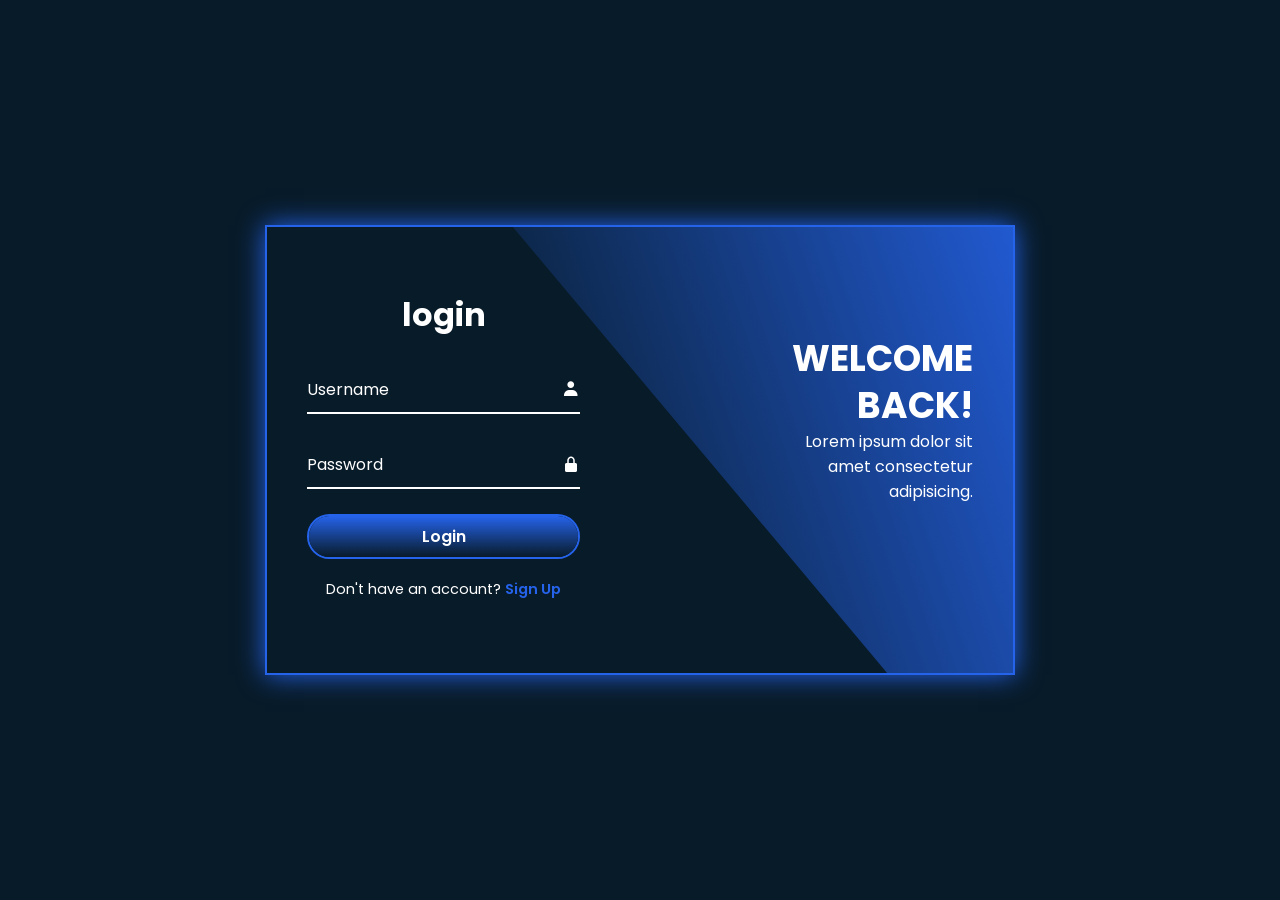
<file: components/login.html>
<!DOCTYPE html>
<html lang="pt-br">
<head>
    <meta charset="UTF-8">
    <meta name="viewport" content="width=device-width, initial-scale=1.0">
    <title>Drogas Ilícitas</title>
    <link rel="stylesheet" href="../css/login.css">
    <link rel="stylesheet" href="https://unpkg.com/boxicons@2.1.4/css/boxicons.min.css">
    <link rel="icon" type="image/svg+xml" href="../assets/favicon.svg">
</head>
<body>
    <div class="wrapper">
<span class="bg-animate"></span>
<span class="bg-animate2"></span>


        <div class="form-box login">
            <h2 class="animation" style="--i:0;">login</h2>
            <form action="#">
                <div class="input-box animation"  style="--i:1;">
                    <input type="text" required>
                    <label>Username</label>
                    <i class="bx bxs-user"></i>
                </div>
                <div class="input-box animation"  style="--i:2;">
                    <input type="password" required>
                    <label>Password</label>
                    <i class="bx bxs-lock-alt"></i>
                </div>
                <button type="submit" class="btn animation"  style="--i:3;">Login</button>
                <div class="logreg-link animation"  style="--i:4;">
                    <p>Don't have an account? <a href="#" class="register-link">Sign Up</a></p>
                </div>
            </form>
        </div>
        <div class="info-text login">
            <h2 class="animation" style="--i:0; --j:20;">Welcome Back! </h2>
            <p class="animation" style="--i:1; --j:21;">Lorem ipsum dolor sit amet consectetur adipisicing.</p>
        </div>


<!-- Cadastro -->



         <div class="form-box register" >
            <h2 class="animation"  style="--i:17; --j:0;">Cadastro</h2>
            <form action="#">
                <div class="input-box animation"  style="--i:18; --j:1;">
                    <input type="text" required>
                    <label>Username</label>
                    <i class="bx bxs-user"></i>
                </div>
                 <div class="input-box animation"  style="--i:19; --j:2;">
                    <input type="text" required>
                    <label>Email</label>
                    <i class="bx bxs-envelope"></i>
                </div>
                <div class="input-box animation"  style="--i:20; --j:3;">
                    <input type="password" required>
                    <label>Password</label>
                    <i class="bx bxs-lock-alt"></i>
                </div>
                <button type="submit" class="btn animation"  style="--i:21; --j:4;">Cadatrar-se</button>
                <div class="logreg-link animation"  style="--i:22; --j:5;">
                    <p>Already have an account? <a href="#" class="login-link">Login</a></p>
                </div>
            </form>
          
        </div>
        <div class="info-text register">
            <h2 class="animation"  style="--i:17; --j:0;">Welcome Back! </h2>
            <p class="animation"  style="--i:18; --j:1;">Lorem ipsum dolor sit amet consectetur adipisicing.</p>
        </div>
    </div>


    <script src="../script/login.js"></script>
</body>
</html>
</file>
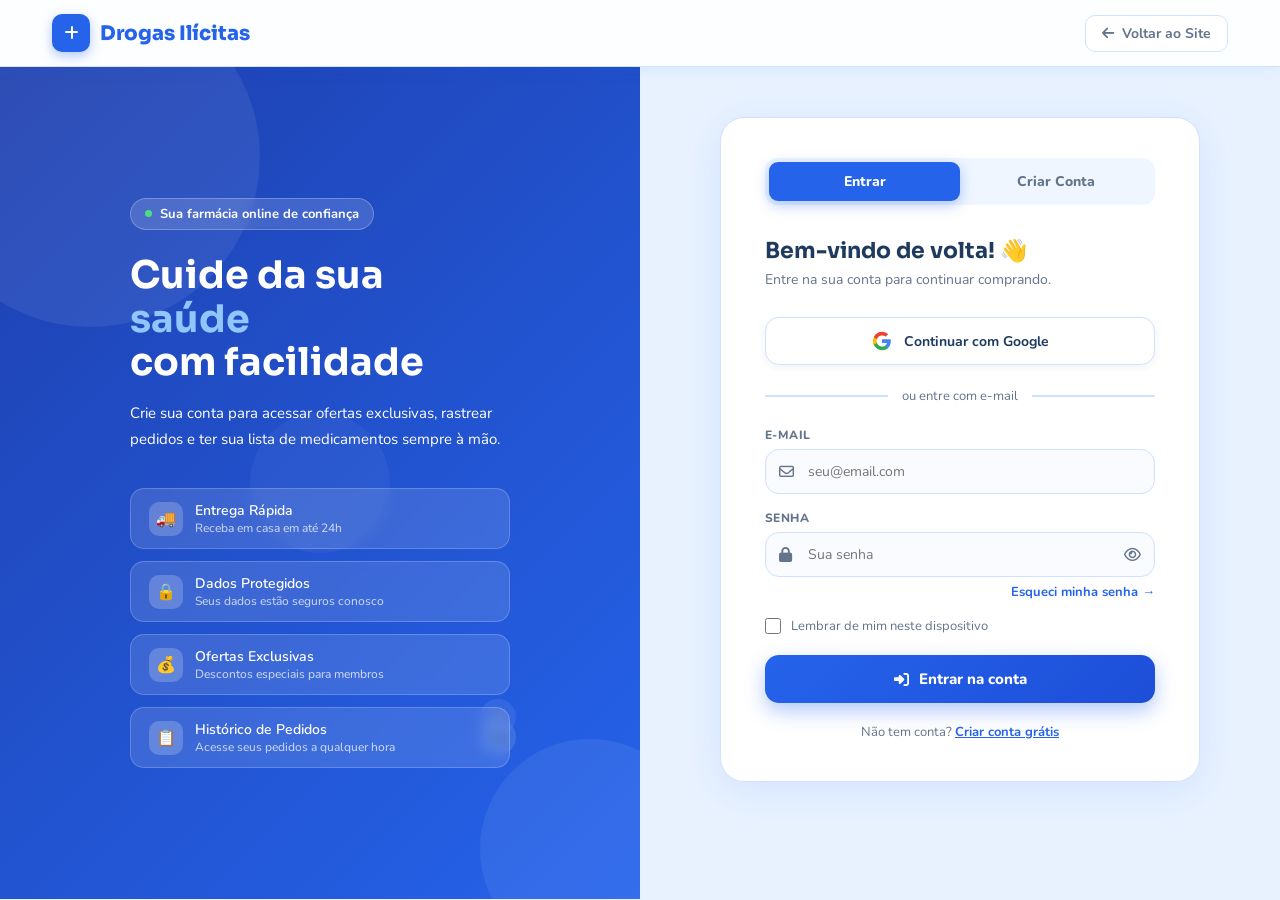
<file: components/login01.html>
<!DOCTYPE html>
<html lang="pt-br">
<head>
  <meta charset="UTF-8">
  <meta name="viewport" content="width=device-width, initial-scale=1.0">
  <title>Drogas Lícitas — Entrar</title>
  <link href="https://cdnjs.cloudflare.com/ajax/libs/font-awesome/6.5.0/css/all.min.css" rel="stylesheet">
  <link href="https://fonts.googleapis.com/css2?family=Nunito:wght@400;500;600;700;800;900&family=Sora:wght@400;500;600;700;800&display=swap" rel="stylesheet">
  <link rel="icon" type="image/svg+xml" href="../assets/favicon.svg">
  <link rel="stylesheet" href="../css/login01.css">
</head>
<body>

<!-- TOAST -->
<div class="toast" id="toast"><i class="fa-solid fa-circle-check"></i><span id="toastMsg"></span></div>

<!-- NAVBAR -->
<header class="navbar">
  <a class="logo" href="../index.html">
    <div class="logo-icon"><i class="fa-solid fa-plus"></i></div>
    Drogas Ilícitas
  </a>
  <a class="nav-back" href="../index.html">
    <i class="fa-solid fa-arrow-left"></i> Voltar ao Site
  </a>
</header>

<!-- MAIN LAYOUT -->
<div class="auth-wrap">

  <!-- LEFT — BRAND PANEL -->
  <div class="auth-left">
    <div class="blob blob-1"></div>
    <div class="blob blob-2"></div>
    <div class="blob blob-3"></div>

    <div class="orbit-wrap">
      <div class="orbit-item">💊</div>
      <div class="orbit-item" style="animation-delay:.5s">🌿</div>
      <div class="orbit-item" style="animation-delay:1s">✨</div>
    </div>

    <div class="left-content">
      <div class="left-tag au"><span class="left-dot"></span> Sua farmácia online de confiança</div>

      <h2 class="au d1">
        Cuide da sua <span>saúde</span><br>com facilidade
      </h2>

      <p class="au d2">
        Crie sua conta para acessar ofertas exclusivas, rastrear pedidos e ter sua lista de medicamentos sempre à mão.
      </p>

      <div class="trust-pills">
        <div class="trust-pill au d3">
          <div class="trust-pill-icon">🚚</div>
          <div>Entrega Rápida<small>Receba em casa em até 24h</small></div>
        </div>
        <div class="trust-pill au d4">
          <div class="trust-pill-icon">🔒</div>
          <div>Dados Protegidos<small>Seus dados estão seguros conosco</small></div>
        </div>
        <div class="trust-pill au d5">
          <div class="trust-pill-icon">💰</div>
          <div>Ofertas Exclusivas<small>Descontos especiais para membros</small></div>
        </div>
        <div class="trust-pill au d6">
          <div class="trust-pill-icon">📋</div>
          <div>Histórico de Pedidos<small>Acesse seus pedidos a qualquer hora</small></div>
        </div>
      </div>
    </div>
  </div>

  <!-- RIGHT — FORM PANEL -->
  <div class="auth-right">
    <div class="auth-card">

      <!-- TABS -->
      <div class="auth-tabs">
        <button class="auth-tab active" id="tab-login"    onclick="switchTab('login')">Entrar</button>
        <button class="auth-tab"        id="tab-register" onclick="switchTab('register')">Criar Conta</button>
      </div>

      <!-- ══════════════ LOGIN FORM ══════════════ -->
      <div class="auth-form active" id="form-login">
        <h3>Bem-vindo de volta! 👋</h3>
        <p class="sub">Entre na sua conta para continuar comprando.</p>

        <!-- Google -->
        <button class="google-btn" onclick="loginGoogle()">
          <svg viewBox="0 0 24 24" xmlns="http://www.w3.org/2000/svg">
            <path d="M22.56 12.25c0-.78-.07-1.53-.2-2.25H12v4.26h5.92c-.26 1.37-1.04 2.53-2.21 3.31v2.77h3.57c2.08-1.92 3.28-4.74 3.28-8.09z" fill="#4285F4"/>
            <path d="M12 23c2.97 0 5.46-.98 7.28-2.66l-3.57-2.77c-.98.66-2.23 1.06-3.71 1.06-2.86 0-5.29-1.93-6.16-4.53H2.18v2.84C3.99 20.53 7.7 23 12 23z" fill="#34A853"/>
            <path d="M5.84 14.09c-.22-.66-.35-1.36-.35-2.09s.13-1.43.35-2.09V7.07H2.18C1.43 8.55 1 10.22 1 12s.43 3.45 1.18 4.93l2.85-2.22.81-.62z" fill="#FBBC05"/>
            <path d="M12 5.38c1.62 0 3.06.56 4.21 1.64l3.15-3.15C17.45 2.09 14.97 1 12 1 7.7 1 3.99 3.47 2.18 7.07l3.66 2.84c.87-2.6 3.3-4.53 6.16-4.53z" fill="#EA4335"/>
          </svg>
          Continuar com Google
        </button>

        <div class="divider">ou entre com e-mail</div>

        <!-- Email -->
        <div class="fg au d1">
          <label>E-mail</label>
          <div class="input-wrap">
            <i class="fa-regular fa-envelope icon-left"></i>
            <input type="email" id="l-email" placeholder="seu@email.com">
          </div>
        </div>

        <!-- Password -->
        <div class="fg au d2">
          <label>Senha</label>
          <div class="input-wrap">
            <i class="fa-solid fa-lock icon-left"></i>
            <input type="password" id="l-pw" placeholder="Sua senha">
            <button class="toggle-pw" type="button" onclick="togglePw('l-pw',this)"><i class="fa-regular fa-eye"></i></button>
          </div>
        </div>

        <a href="#" class="forgot au d3" onclick="forgotPw(event)">Esqueci minha senha →</a>

        <div class="check-row au d3" style="margin-bottom:20px">
          <input type="checkbox" id="remember">
          <label for="remember">Lembrar de mim neste dispositivo</label>
        </div>

        <button class="submit-btn au d4" onclick="doLogin()">
          <i class="fa-solid fa-right-to-bracket"></i> Entrar na conta
        </button>

        <!-- Success -->
        <div class="success-state" id="login-success">
          <div class="success-icon"><i class="fa-solid fa-circle-check"></i></div>
          <h3>Login realizado!</h3>
          <p>Redirecionando para sua conta…</p>
        </div>

        <p style="text-align:center;margin-top:20px;font-size:13px;color:var(--muted)">
          Não tem conta? <a href="#" style="color:var(--blue);font-weight:700" onclick="switchTab('register')">Criar conta grátis</a>
        </p>
      </div>

      <!-- ══════════════ REGISTER FORM ══════════════ -->
      <div class="auth-form" id="form-register">
        <h3>Criar sua conta 🎉</h3>
        <p class="sub">Preencha os dados abaixo e aproveite benefícios exclusivos.</p>

        <!-- Google -->
        <button class="google-btn" onclick="loginGoogle()">
          <svg viewBox="0 0 24 24" xmlns="http://www.w3.org/2000/svg">
            <path d="M22.56 12.25c0-.78-.07-1.53-.2-2.25H12v4.26h5.92c-.26 1.37-1.04 2.53-2.21 3.31v2.77h3.57c2.08-1.92 3.28-4.74 3.28-8.09z" fill="#4285F4"/>
            <path d="M12 23c2.97 0 5.46-.98 7.28-2.66l-3.57-2.77c-.98.66-2.23 1.06-3.71 1.06-2.86 0-5.29-1.93-6.16-4.53H2.18v2.84C3.99 20.53 7.7 23 12 23z" fill="#34A853"/>
            <path d="M5.84 14.09c-.22-.66-.35-1.36-.35-2.09s.13-1.43.35-2.09V7.07H2.18C1.43 8.55 1 10.22 1 12s.43 3.45 1.18 4.93l2.85-2.22.81-.62z" fill="#FBBC05"/>
            <path d="M12 5.38c1.62 0 3.06.56 4.21 1.64l3.15-3.15C17.45 2.09 14.97 1 12 1 7.7 1 3.99 3.47 2.18 7.07l3.66 2.84c.87-2.6 3.3-4.53 6.16-4.53z" fill="#EA4335"/>
          </svg>
          Cadastrar com Google
        </button>

        <div class="divider">ou preencha o formulário</div>

        <!-- ── DADOS PESSOAIS ── -->
        <div class="section-label"><i class="fa-solid fa-user"></i> Dados Pessoais</div>

        <div class="fg au d1">
          <label>Nome Completo *</label>
          <div class="input-wrap">
            <i class="fa-regular fa-user icon-left"></i>
            <input type="text" id="r-name" placeholder="Seu nome completo">
          </div>
        </div>

        <div class="form-row">
          <div class="fg au d2">
            <label>CPF *</label>
            <div class="input-wrap">
              <i class="fa-solid fa-id-card icon-left"></i>
              <input type="text" id="r-cpf" placeholder="000.000.000-00" maxlength="14" oninput="maskCPF(this)">
            </div>
            <span class="field-note" id="cpf-note"></span>
          </div>
          <div class="fg au d2">
            <label>Data de Nascimento *</label>
            <div class="input-wrap">
              <i class="fa-solid fa-calendar icon-left"></i>
              <input type="text" id="r-birth" placeholder="DD/MM/AAAA" maxlength="10" oninput="maskDate(this)">
            </div>
          </div>
        </div>

        <div class="form-row">
          <div class="fg au d3">
            <label>Telefone / WhatsApp *</label>
            <div class="input-wrap">
              <i class="fa-solid fa-phone icon-left"></i>
              <input type="tel" id="r-phone" placeholder="(11) 99999-9999" maxlength="15" oninput="maskPhone(this)">
            </div>
          </div>
          <div class="fg au d3">
            <label>Gênero</label>
            <div class="input-wrap">
              <i class="fa-solid fa-venus-mars icon-left"></i>
              <select id="r-gender">
                <option value="">Selecione</option>
                <option>Masculino</option>
                <option>Feminino</option>
                <option>Não-binário</option>
                <option>Prefiro não informar</option>
              </select>
            </div>
          </div>
        </div>

        <!-- ── ACESSO ── -->
        <div class="section-label"><i class="fa-solid fa-key"></i> Dados de Acesso</div>

        <div class="fg au d1">
          <label>E-mail *</label>
          <div class="input-wrap">
            <i class="fa-regular fa-envelope icon-left"></i>
            <input type="email" id="r-email" placeholder="seu@email.com" oninput="validateEmail(this)">
          </div>
          <span class="field-note" id="email-note"></span>
        </div>

        <div class="fg au d2">
          <label>Senha *</label>
          <div class="input-wrap">
            <i class="fa-solid fa-lock icon-left"></i>
            <input type="password" id="r-pw" placeholder="Mínimo 8 caracteres" oninput="checkStrength(this)">
            <button class="toggle-pw" type="button" onclick="togglePw('r-pw',this)"><i class="fa-regular fa-eye"></i></button>
          </div>
          <div class="pw-strength" id="pw-bars">
            <div class="pw-bar" id="b1"></div>
            <div class="pw-bar" id="b2"></div>
            <div class="pw-bar" id="b3"></div>
            <div class="pw-bar" id="b4"></div>
          </div>
          <span class="field-note" id="pw-note"></span>
        </div>

        <div class="fg au d3">
          <label>Confirmar Senha *</label>
          <div class="input-wrap">
            <i class="fa-solid fa-lock icon-left"></i>
            <input type="password" id="r-pw2" placeholder="Repita sua senha" oninput="checkMatch()">
            <button class="toggle-pw" type="button" onclick="togglePw('r-pw2',this)"><i class="fa-regular fa-eye"></i></button>
          </div>
          <span class="field-note" id="pw2-note"></span>
        </div>

        <!-- ── ENDEREÇO ── -->
        <div class="section-label"><i class="fa-solid fa-location-dot"></i> Endereço de Entrega</div>

        <!-- CEP -->
        <div class="fg au d1">
          <label>CEP *</label>
          <div class="cep-row input-wrap" style="flex-direction:row;padding:0;background:transparent;border:none;box-shadow:none;">
            <div class="input-wrap" style="flex:1">
              <i class="fa-solid fa-map-pin icon-left"></i>
              <input type="text" id="r-cep" placeholder="00000-000" maxlength="9" oninput="maskCEP(this)" style="border-radius:var(--r)">
            </div>
            <button class="cep-btn" id="cepBtn" onclick="buscarCEP()" type="button">
              <i class="fa-solid fa-magnifying-glass"></i> Buscar
            </button>
          </div>
          <span class="field-note" id="cep-note"></span>
        </div>

        <div class="form-row">
          <div class="fg au d2" style="flex:3">
            <label>Logradouro *</label>
            <div class="input-wrap">
              <i class="fa-solid fa-road icon-left"></i>
              <input type="text" id="r-street" placeholder="Rua, Av., etc.">
            </div>
          </div>
          <div class="fg au d2" style="flex:1">
            <label>Número *</label>
            <div class="input-wrap">
              <i class="fa-solid fa-hashtag icon-left"></i>
              <input type="text" id="r-num" placeholder="123">
            </div>
          </div>
        </div>

        <div class="form-row">
          <div class="fg au d3">
            <label>Complemento</label>
            <div class="input-wrap">
              <i class="fa-solid fa-building icon-left"></i>
              <input type="text" id="r-comp" placeholder="Apto, Bloco, etc.">
            </div>
          </div>
          <div class="fg au d3">
            <label>Bairro *</label>
            <div class="input-wrap">
              <i class="fa-solid fa-map icon-left"></i>
              <input type="text" id="r-neigh" placeholder="Seu bairro">
            </div>
          </div>
        </div>

        <div class="form-row">
          <div class="fg au d4" style="flex:2">
            <label>Cidade *</label>
            <div class="input-wrap">
              <i class="fa-solid fa-city icon-left"></i>
              <input type="text" id="r-city" placeholder="Sua cidade">
            </div>
          </div>
          <div class="fg au d4" style="flex:1">
            <label>Estado *</label>
            <div class="input-wrap">
              <i class="fa-solid fa-flag icon-left"></i>
              <select id="r-state">
                <option value="">UF</option>
                <option>AC</option><option>AL</option><option>AP</option><option>AM</option>
                <option>BA</option><option>CE</option><option>DF</option><option>ES</option>
                <option>GO</option><option>MA</option><option>MT</option><option>MS</option>
                <option>MG</option><option>PA</option><option>PB</option><option>PR</option>
                <option>PE</option><option>PI</option><option>RJ</option><option>RN</option>
                <option>RS</option><option>RO</option><option>RR</option><option>SC</option>
                <option selected>SP</option><option>SE</option><option>TO</option>
              </select>
            </div>
          </div>
        </div>

        <!-- ── TERMOS ── -->
        <div style="display:flex;flex-direction:column;gap:10px;margin-bottom:20px;margin-top:4px">
          <label class="check-row au d1">
            <input type="checkbox" id="r-terms">
            <span>Li e aceito os <a href="#">Termos de Uso</a> e a <a href="#">Política de Privacidade</a> *</span>
          </label>
          <label class="check-row au d2">
            <input type="checkbox" id="r-news">
            <span>Quero receber ofertas e novidades por e-mail e WhatsApp</span>
          </label>
        </div>

        <button class="submit-btn au d3" onclick="doRegister()">
          <i class="fa-solid fa-user-plus"></i> Criar minha conta
        </button>

        <!-- Success -->
        <div class="success-state" id="register-success">
          <div class="success-icon"><i class="fa-solid fa-circle-check"></i></div>
          <h3>Conta criada com sucesso!</h3>
          <p>Bem-vindo à Drogas Lícitas! Verifique seu e-mail para ativar a conta.</p>
          <a href="index.html" class="submit-btn" style="text-decoration:none;margin-top:8px">
            <i class="fa-solid fa-house"></i> Ir para o site
          </a>
        </div>

        <p style="text-align:center;margin-top:18px;font-size:13px;color:var(--muted)">
          Já tem conta? <a href="#" style="color:var(--blue);font-weight:700" onclick="switchTab('login')">Entrar agora</a>
        </p>
      </div>

    </div><!-- /auth-card -->
  </div><!-- /auth-right -->
</div><!-- /auth-wrap -->

<script src="../script/login01.js"></script>
</body>
</html>
</file>
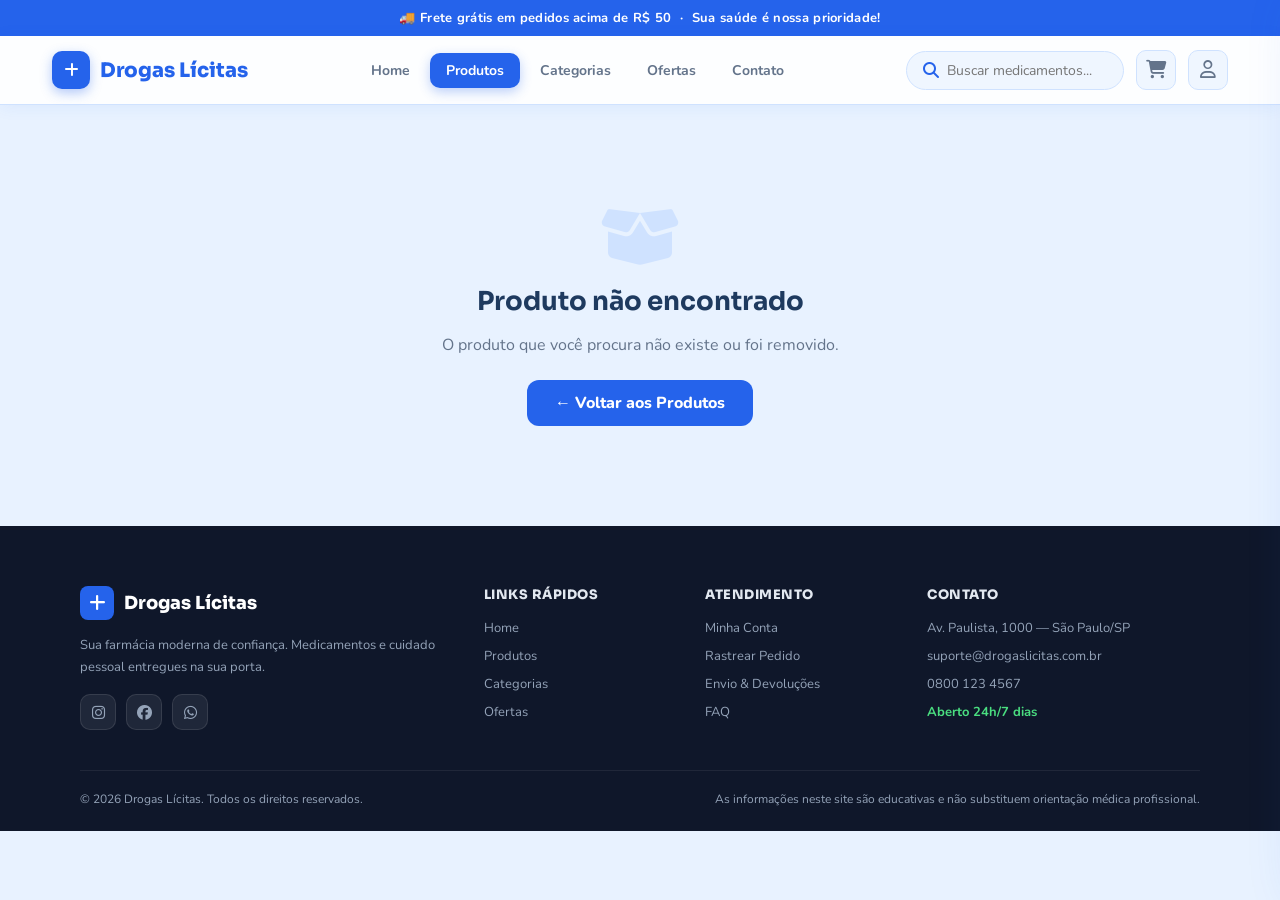
<file: components/produto.html>
<!doctype html>
<html lang="pt-br">
  <head>
    <meta charset="UTF-8" />
    <meta name="viewport" content="width=device-width, initial-scale=1.0" />
    <title>Drogas Ilícitas — Produto</title>
    <link
      href="https://cdnjs.cloudflare.com/ajax/libs/font-awesome/6.5.0/css/all.min.css"
      rel="stylesheet"
    />
    <link
      href="https://fonts.googleapis.com/css2?family=Nunito:wght@400;500;600;700;800;900&family=Sora:wght@400;500;600;700;800&display=swap"
      rel="stylesheet"
    />
    <link rel="stylesheet" href="../css/produto.css" />
  </head>
  <body>
    <!-- TOAST -->
    <div class="toast" id="toast">
      <i class="fa-solid fa-circle-check"></i><span id="toastMsg"></span>
    </div>

    <!-- TOP BAR -->
    <div class="top-bar">
      🚚 Frete grátis em pedidos acima de R$ 50 &nbsp;·&nbsp; Sua saúde é nossa
      prioridade!
    </div>

    <!-- NAVBAR -->
    <header class="navbar">
      <a class="logo" href="index.html">
        <div class="logo-icon"><i class="fa-solid fa-plus"></i></div>
        Drogas Lícitas
      </a>
      <nav class="menu">
        <a href="../index.html">Home</a>
        <a href="index.html#products" class="active">Produtos</a>
        <a href="index.html#categories">Categorias</a>
        <a href="index.html#offers">Ofertas</a>
        <a href="index.html#contact">Contato</a>
      </nav>
      <div class="actions">
        <div class="search">
          <i class="fa fa-search"></i>
          <input
            type="text"
            placeholder="Buscar medicamentos..."
            onkeydown="if (event.key === 'Enter') searchRedirect(this.value);"
          />
        </div>
        <div class="nav-icon" onclick="openCart()" style="cursor: pointer">
          <i class="fa-solid fa-cart-shopping"></i>
          <span class="badge" id="cartBadge" style="display: none">0</span>
        </div>
        <a class="nav-icon" href="login01  .html"
          ><i class="fa-regular fa-user"></i
        ></a>
      </div>
    </header>

    <!-- CART OVERLAY + DRAWER -->
    <div class="cart-overlay" id="cartOverlay" onclick="closeCart()"></div>
    <div class="cart-drawer" id="cartDrawer">
      <div class="cart-header">
        <div class="cart-title">
          <i class="fa-solid fa-cart-shopping"></i> Meu Carrinho
          <span class="cart-count" id="cartCount">0 itens</span>
        </div>
        <button class="cart-close" onclick="closeCart()">
          <i class="fa-solid fa-xmark"></i>
        </button>
      </div>
      <div class="cart-items" id="cartItems"></div>
      <div class="cart-shipping">
        <div class="ship-title">
          <i class="fa-solid fa-truck"></i> Calcular Frete
        </div>
        <div class="ship-row">
          <input
            type="text"
            id="cepInput"
            maxlength="9"
            placeholder="CEP (ex: 01310-100)"
            oninput="fmtCEP(this)"
          />
          <button class="ship-btn" onclick="calcFrete()">
            <i class="fa-solid fa-magnifying-glass"></i> Calcular
          </button>
        </div>
        <div class="ship-opts" id="shipOpts" style="display: none">
          <label class="ship-opt"
            ><input
              type="radio"
              name="frete"
              value="0"
              checked
              onchange="updTotal()"
            />
            <div class="opt-info">
              <span class="opt-label"
                ><i class="fa-solid fa-box"></i> PAC (Correios)</span
              ><span class="opt-days">5–8 dias úteis</span>
            </div>
            <span class="opt-price free" id="pac-price">Grátis</span></label
          >
          <label class="ship-opt"
            ><input
              type="radio"
              name="frete"
              value="14.90"
              onchange="updTotal()"
            />
            <div class="opt-info">
              <span class="opt-label"
                ><i class="fa-solid fa-bolt"></i> SEDEX (Correios)</span
              ><span class="opt-days">1–3 dias úteis</span>
            </div>
            <span class="opt-price">R$ 14,90</span></label
          >
          <label class="ship-opt"
            ><input
              type="radio"
              name="frete"
              value="24.90"
              onchange="updTotal()"
            />
            <div class="opt-info">
              <span class="opt-label"
                ><i class="fa-solid fa-truck-fast"></i> Expressa (Motoboy)</span
              ><span class="opt-days">Mesmo dia</span>
            </div>
            <span class="opt-price">R$ 24,90</span></label
          >
        </div>
        <div class="ship-err" id="shipErr" style="display: none">
          <i class="fa-solid fa-circle-exclamation"></i> CEP inválido.
        </div>
        <div class="ship-load" id="shipLoad" style="display: none">
          <i class="fa-solid fa-spinner fa-spin"></i> Consultando...
        </div>
      </div>
      <div class="cart-summary">
        <div class="sum-row">
          <span>Subtotal</span><span id="subVal">R$ 0,00</span>
        </div>
        <div class="sum-row">
          <span>Frete</span><span id="freteVal" class="frete-tag">—</span>
        </div>
        <div class="sum-row" id="discRow" style="display: none">
          <span>Desconto</span><span id="discVal" class="disc-tag"></span>
        </div>
        <div class="sum-divider"></div>
        <div class="sum-row sum-total">
          <span>Total</span><span id="totalVal">R$ 0,00</span>
        </div>
        <div class="coupon-row">
          <input
            type="text"
            id="couponInput"
            placeholder="Cupom de desconto..."
          />
          <button onclick="applyCoupon()">Aplicar</button>
        </div>
        <div class="coupon-msg" id="couponMsg"></div>
        <button class="checkout-btn" onclick="checkout()">
          <i class="fa-solid fa-lock"></i> Finalizar Compra
        </button>
        <button class="keep-btn" onclick="closeCart()">
          <i class="fa-solid fa-arrow-left"></i> Continuar Comprando
        </button>
      </div>
    </div>

    <!-- DYNAMIC CONTENT -->
    <div id="pageContent"></div>

    <!-- FOOTER -->
    <footer class="footer">
      <div class="footer-container">
        <div class="footer-col">
          <div class="f-logo">
            <div class="f-logo-icon"><i class="fa-solid fa-plus"></i></div>
            Drogas Lícitas
          </div>
          <p>
            Sua farmácia moderna de confiança. Medicamentos e cuidado pessoal
            entregues na sua porta.
          </p>
          <div class="social-icons">
            <a href="#"><i class="fa-brands fa-instagram"></i></a>
            <a href="#"><i class="fa-brands fa-facebook"></i></a>
            <a href="#"><i class="fa-brands fa-whatsapp"></i></a>
          </div>
        </div>
        <div class="footer-col">
          <h4>Links Rápidos</h4>
          <ul>
            <li onclick="location.href = 'index.html'">Home</li>
            <li onclick="location.href = 'index.html'">Produtos</li>
            <li onclick="location.href = 'index.html'">Categorias</li>
            <li onclick="location.href = 'index.html'">Ofertas</li>
          </ul>
        </div>
        <div class="footer-col">
          <h4>Atendimento</h4>
          <ul>
            <li>Minha Conta</li>
            <li>Rastrear Pedido</li>
            <li>Envio &amp; Devoluções</li>
            <li>FAQ</li>
          </ul>
        </div>
        <div class="footer-col">
          <h4>Contato</h4>
          <ul>
            <li>Av. Paulista, 1000 — São Paulo/SP</li>
            <li>suporte@drogaslicitas.com.br</li>
            <li>0800 123 4567</li>
            <li class="f-open">Aberto 24h/7 dias</li>
          </ul>
        </div>
      </div>
      <div class="footer-bottom">
        <p>© 2026 Drogas Lícitas. Todos os direitos reservados.</p>
        <p>
          As informações neste site são educativas e não substituem orientação
          médica profissional.
        </p>
      </div>
    </footer>

    <script src="../script/produto.js"></script>
  </body>
</html>
</file>
<file: css/balconista.css>
:root {
    --bg: #0d0f14;
    --surface: #161b25;
    --surface2: #1e2535;
    --border: #2a3347;
    --accent: #2563eb;
    --accent2: #2ad694;
    --accent3: #ff6b6b;
    --accent4: #ffd166;
    --text: #e8edf5;
    --muted: #6b7a99;
    --success: #00c97a;
    --danger: #ff4f6a;
    --warning: #ffd166;
  }
  * { margin: 0; padding: 0; box-sizing: border-box; }
  body { background: var(--bg); color: var(--text); font-family: 'DM Sans', sans-serif; min-height: 100vh; overflow-x: hidden; }
 
  /* SIDEBAR */
  .layout { display: flex; min-height: 100vh; }
  .sidebar {
    width: 240px; background: var(--surface); border-right: 1px solid var(--border);
    display: flex; flex-direction: column; padding: 0; position: fixed; top: 0; left: 0; height: 100vh; z-index: 100;
  }
  .logo-wrap {
    padding: 28px 24px 24px; border-bottom: 1px solid var(--border);
  }
  .logo {
    font-family: 'Syne', sans-serif; font-size: 1.25rem; font-weight: 800; letter-spacing: -0.5px;
    color: var(--accent); display: flex; align-items: center; gap: 10px;
  }
  .logo-dot { width: 8px; height: 8px; background: var(--accent); border-radius: 50%; box-shadow: 0 0 12px var(--accent); }
  .logo small { font-size: 0.65rem; color: var(--muted); font-weight: 400; font-family: 'DM Mono', monospace; display: block; margin-top: 2px; letter-spacing: 1px; text-transform: uppercase; }
 
  nav { padding: 16px 12px; flex: 1; }
  .nav-label { font-size: 0.6rem; letter-spacing: 2px; text-transform: uppercase; color: var(--muted); padding: 8px 12px 6px; font-family: 'DM Mono', monospace; }
  .nav-btn {
    display: flex; align-items: center; gap: 12px; width: 100%; padding: 11px 14px; border: none;
    background: transparent; color: var(--muted); border-radius: 10px; cursor: pointer;
    font-family: 'DM Sans', sans-serif; font-size: 0.88rem; font-weight: 500; transition: all .2s; margin-bottom: 2px; text-align: left;
  }
  .nav-btn:hover { background: var(--surface2); color: var(--text); }
  .nav-btn.active { background: rgba(0,229,176,.1); color: var(--accent); }
  .nav-btn .icon { font-size: 1.1rem; width: 20px; text-align: center; }
  .nav-badge { margin-left: auto; background: var(--accent); color: #000; font-size: 0.65rem; font-weight: 700; padding: 1px 7px; border-radius: 20px; font-family: 'DM Mono', monospace; }
 
  .sidebar-footer { padding: 16px 24px; border-top: 1px solid var(--border); }
  .user-chip { display: flex; align-items: center; gap: 10px; }
  .user-avatar { width: 32px; height: 32px; border-radius: 50%; background: linear-gradient(135deg, var(--accent2), var(--accent)); display: flex; align-items: center; justify-content: center; font-size: 0.8rem; font-weight: 700; color: #fff; }
  .user-name { font-size: 0.8rem; font-weight: 500; color: var(--text); }
  .user-role { font-size: 0.68rem; color: var(--muted); font-family: 'DM Mono', monospace; }
 
  /* MAIN */
  .main { margin-left: 240px; flex: 1; padding: 32px; }
 
  /* HEADER */
  .page-header { display: flex; align-items: flex-start; justify-content: space-between; margin-bottom: 28px; }
  .page-title { font-family: 'Syne', sans-serif; font-size: 1.8rem; font-weight: 800; letter-spacing: -0.5px; }
  .page-title span { color: var(--accent); }
  .page-sub { color: var(--muted); font-size: 0.85rem; margin-top: 4px; }
  .header-time { text-align: right; font-family: 'DM Mono', monospace; }
  .clock { font-size: 1.6rem; font-weight: 500; color: var(--accent); letter-spacing: 2px; }
  .date-str { font-size: 0.72rem; color: var(--muted); margin-top: 2px; }
 
  /* CARDS */
  .stats-row { display: grid; grid-template-columns: repeat(4, 1fr); gap: 16px; margin-bottom: 28px; }
  .stat-card {
    background: var(--surface); border: 1px solid var(--border); border-radius: 14px; padding: 20px;
    position: relative; overflow: hidden; transition: transform .2s;
  }
  .stat-card:hover { transform: translateY(-2px); }
  .stat-card::before { content: ''; position: absolute; top: 0; left: 0; right: 0; height: 2px; background: var(--c, var(--accent)); }
  .stat-label { font-size: 0.72rem; letter-spacing: 1px; text-transform: uppercase; color: var(--muted); font-family: 'DM Mono', monospace; }
  .stat-value { font-family: 'Syne', sans-serif; font-size: 2rem; font-weight: 800; color: var(--text); margin: 8px 0 4px; }
  .stat-sub { font-size: 0.75rem; color: var(--muted); }
  .stat-icon { position: absolute; top: 18px; right: 18px; font-size: 1.6rem; opacity: .15; }
 
  /* SECTION */
  .section { background: var(--surface); border: 1px solid var(--border); border-radius: 16px; padding: 24px; margin-bottom: 24px; }
  .section-header { display: flex; align-items: center; justify-content: space-between; margin-bottom: 20px; }
  .section-title { font-family: 'Syne', sans-serif; font-size: 1.05rem; font-weight: 700; display: flex; align-items: center; gap: 10px; }
  .section-title .dot { width: 8px; height: 8px; border-radius: 50%; background: var(--accent); }
 
  /* FORM */
  .form-grid { display: grid; grid-template-columns: 1fr 1fr; gap: 16px; }
  .form-grid.three { grid-template-columns: 1fr 1fr 1fr; }
  .form-grid.full { grid-template-columns: 1fr; }
  .field { display: flex; flex-direction: column; gap: 6px; }
  .field label { font-size: 0.72rem; letter-spacing: 1px; text-transform: uppercase; color: var(--muted); font-family: 'DM Mono', monospace; }
  .field input, .field select, .field textarea {
    background: var(--surface2); border: 1px solid var(--border); border-radius: 10px;
    padding: 10px 14px; color: var(--text); font-size: 0.88rem; font-family: 'DM Sans', sans-serif;
    outline: none; transition: border-color .2s;
  }
  .field input:focus, .field select:focus, .field textarea:focus { border-color: var(--accent); box-shadow: 0 0 0 3px rgba(0,229,176,.08); }
  .field textarea { resize: vertical; min-height: 80px; }
  .field select option { background: var(--surface2); }
 
  /* BUTTONS */
  .btn {
    padding: 10px 22px; border-radius: 10px; border: none; cursor: pointer; font-family: 'DM Sans', sans-serif;
    font-size: 0.88rem; font-weight: 500; transition: all .2s; display: inline-flex; align-items: center; gap: 8px;
  }
  .btn-primary { background: var(--accent); color: #000; font-weight: 700; }
  .btn-primary:hover { background: #00ffca; box-shadow: 0 4px 20px rgba(0,229,176,.3); }
  .btn-secondary { background: var(--surface2); color: var(--text); border: 1px solid var(--border); }
  .btn-secondary:hover { border-color: var(--accent); color: var(--accent); }
  .btn-danger { background: rgba(255,79,106,.15); color: var(--danger); border: 1px solid rgba(255,79,106,.3); }
  .btn-danger:hover { background: rgba(255,79,106,.25); }
  .btn-sm { padding: 6px 14px; font-size: 0.8rem; border-radius: 8px; }
  .btn-row { display: flex; gap: 10px; justify-content: flex-end; margin-top: 20px; }
 
  /* TABLE */
  table { width: 100%; border-collapse: collapse; }
  th { font-size: 0.68rem; letter-spacing: 1.5px; text-transform: uppercase; color: var(--muted); font-family: 'DM Mono', monospace; padding: 10px 14px; text-align: left; border-bottom: 1px solid var(--border); }
  td { padding: 12px 14px; font-size: 0.87rem; border-bottom: 1px solid rgba(42,51,71,.5); vertical-align: middle; }
  tr:last-child td { border-bottom: none; }
  tr:hover td { background: rgba(255,255,255,.02); }
 
  /* BADGE */
  .badge { display: inline-flex; align-items: center; gap: 5px; padding: 3px 10px; border-radius: 20px; font-size: 0.72rem; font-weight: 600; font-family: 'DM Mono', monospace; }
  .badge-ok { background: rgba(0,201,122,.15); color: var(--success); }
  .badge-low { background: rgba(255,209,102,.15); color: var(--warning); }
  .badge-out { background: rgba(255,79,106,.15); color: var(--danger); }
  .badge-rx { background: rgba(59,139,255,.15); color: var(--accent2); }
  .badge-free { background: rgba(0,229,176,.15); color: var(--accent); }
 
  /* SEARCH BAR */
  .search-wrap { position: relative; }
  .search-wrap input { width: 100%; padding-left: 40px; }
  .search-icon { position: absolute; left: 13px; top: 50%; transform: translateY(-50%); color: var(--muted); font-size: 1rem; pointer-events: none; }
 
  /* PAGES */
  .page { display: none; }
  .page.active { display: block; }
 
  /* TOAST */
  .toast-wrap { position: fixed; top: 24px; right: 24px; z-index: 9999; display: flex; flex-direction: column; gap: 10px; }
  .toast {
    background: var(--surface2); border: 1px solid var(--border); border-radius: 12px; padding: 14px 18px;
    min-width: 280px; display: flex; align-items: center; gap: 12px; box-shadow: 0 8px 32px rgba(0,0,0,.4);
    animation: slideIn .3s ease; font-size: 0.87rem;
  }
  .toast.success { border-color: var(--success); }
  .toast.error { border-color: var(--danger); }
  .toast-icon { font-size: 1.2rem; }
  @keyframes slideIn { from { opacity:0; transform: translateX(40px); } to { opacity:1; transform: translateX(0); } }
 
  /* MODAL */
  .modal-bg { position: fixed; inset: 0; background: rgba(0,0,0,.7); z-index: 500; display: flex; align-items: center; justify-content: center; backdrop-filter: blur(4px); }
  .modal { background: var(--surface); border: 1px solid var(--border); border-radius: 18px; padding: 28px; width: 90%; max-width: 580px; box-shadow: 0 24px 80px rgba(0,0,0,.5); }
  .modal-title { font-family: 'Syne', sans-serif; font-size: 1.2rem; font-weight: 700; margin-bottom: 20px; display: flex; align-items: center; gap: 10px; }
 
  /* ORCAMENTO */
  .orc-item { display: flex; align-items: center; gap: 12px; padding: 10px 0; border-bottom: 1px solid rgba(42,51,71,.5); }
  .orc-item:last-child { border-bottom: none; }
  .orc-name { flex: 1; font-size: 0.87rem; }
  .orc-qty { width: 60px; text-align: center; font-family: 'DM Mono', monospace; font-size: 0.87rem; color: var(--accent); }
  .orc-price { width: 90px; text-align: right; font-family: 'DM Mono', monospace; font-size: 0.87rem; }
  .orc-total { border-top: 1px solid var(--border); margin-top: 12px; padding-top: 12px; display: flex; justify-content: space-between; }
  .orc-total-label { font-family: 'Syne', sans-serif; font-weight: 700; font-size: 1rem; }
  .orc-total-val { font-family: 'DM Mono', monospace; font-size: 1.2rem; color: var(--accent); font-weight: 700; }
 
  /* RX */
  .rx-upload { border: 2px dashed var(--border); border-radius: 12px; padding: 32px; text-align: center; cursor: pointer; transition: border-color .2s; }
  .rx-upload:hover { border-color: var(--accent); }
  .rx-upload-icon { font-size: 2.5rem; margin-bottom: 8px; }
  .rx-upload p { color: var(--muted); font-size: 0.85rem; }
  .rx-badge { display: inline-flex; align-items: center; gap: 6px; background: rgba(59,139,255,.15); border: 1px solid rgba(59,139,255,.3); color: var(--accent2); padding: 6px 14px; border-radius: 8px; font-size: 0.8rem; font-family: 'DM Mono', monospace; margin-top: 10px; }
 
  /* RESPONSIVE */
  @media (max-width: 900px) {
    .stats-row { grid-template-columns: 1fr 1fr; }
    .form-grid.three { grid-template-columns: 1fr 1fr; }
  }
  @media (max-width: 600px) {
    .sidebar { width: 60px; }
    .nav-btn span, .logo small, .logo-dot, .user-name, .user-role, .nav-label, .nav-badge { display: none; }
    .main { margin-left: 60px; padding: 16px; }
    .stats-row { grid-template-columns: 1fr; }
    .form-grid, .form-grid.three { grid-template-columns: 1fr; }
  }
</file>
<file: css/caixa.css>
:root {
  --bg: #0d0f14;
  --surface: #161b25;
  --surface2: #1e2535;
  --border: #2a3347;
  --accent: #2563eb;
  --accent2: #2ad694;
  --accent3: #ff6b6b;
  --accent4: #ffd166;
  --text: #e8edf5;
  --muted: #6b7a99;
  --success: #00c97a;
  --danger: #ff4f6a;
  --warning: #ffd166;
  --pix: #32bcad;
  --closed-bg: #080a10;
}

*{margin:0;padding:0;box-sizing:border-box;}
body{background:var(--bg);color:var(--text);font-family:'DM Sans',sans-serif;min-height:100vh;overflow-x:hidden;}
 
/* ABERTURA CAIXA */
#tela-fechado {
  position:fixed;inset:0;background:var(--closed-bg);z-index:9000;
  display:flex;align-items:center;justify-content:center;flex-direction:column;gap:0;
}
.abertura-card {
  background:var(--surface);border:1px solid var(--border);border-radius:24px;padding:48px 52px;
  max-width:440px;width:90%;text-align:center;box-shadow:0 32px 100px rgba(0,0,0,.6);
  animation:fadeUp .5s ease;
}
@keyframes fadeUp{from{opacity:0;transform:translateY(30px)}to{opacity:1;transform:translateY(0)}}
.logo-big{font-family:'Syne',sans-serif;font-size:2rem;font-weight:800;color:var(--accent);margin-bottom:4px;display:flex;align-items:center;justify-content:center;gap:10px;}
.logo-dot-big{width:10px;height:10px;background:var(--accent);border-radius:50%;box-shadow:0 0 16px var(--accent);}
.abertura-sub{color:var(--muted);font-family:'DM Mono',monospace;font-size:.72rem;letter-spacing:2px;text-transform:uppercase;margin-bottom:32px;}
.abertura-field{display:flex;flex-direction:column;gap:6px;text-align:left;margin-bottom:14px;}
.abertura-field label{font-size:.7rem;letter-spacing:1.5px;text-transform:uppercase;color:var(--muted);font-family:'DM Mono',monospace;}
.abertura-field input{background:var(--surface2);border:1px solid var(--border);border-radius:10px;padding:12px 16px;color:var(--text);font-size:.95rem;font-family:'DM Sans',sans-serif;outline:none;transition:border-color .2s;}
.abertura-field input:focus{border-color:var(--accent);box-shadow:0 0 0 3px rgba(0,229,176,.08);}
.clock-big{font-family:'DM Mono',monospace;font-size:2.8rem;font-weight:500;color:var(--accent);letter-spacing:4px;margin-bottom:4px;}
.date-big{color:var(--muted);font-size:.78rem;font-family:'DM Mono',monospace;margin-bottom:28px;}
.btn-abrir{width:100%;padding:14px;background:var(--accent);color:#000;font-weight:800;font-family:'Syne',sans-serif;font-size:1rem;border:none;border-radius:12px;cursor:pointer;letter-spacing:.5px;transition:all .2s;margin-top:8px;}
.btn-abrir:hover{background:#00ffca;box-shadow:0 6px 24px rgba(0,229,176,.35);}
 
/* LAYOUT PDV */
.pdv{display:grid;grid-template-columns:1fr 400px;min-height:100vh;}
 
/* LEFT - SCANNER + ITENS */
.pdv-left{padding:24px;display:flex;flex-direction:column;gap:18px;border-right:1px solid var(--border);}
.topbar{display:flex;align-items:center;justify-content:space-between;}
.topbar-logo{font-family:'Syne',sans-serif;font-size:1.1rem;font-weight:800;color:var(--accent);display:flex;align-items:center;gap:8px;}
.topbar-logo-dot{width:7px;height:7px;background:var(--accent);border-radius:50%;box-shadow:0 0 10px var(--accent);}
.topbar-right{display:flex;align-items:center;gap:12px;}
.caixa-info{font-family:'DM Mono',monospace;font-size:.75rem;color:var(--muted);text-align:right;}
.caixa-info strong{color:var(--accent);display:block;font-size:.85rem;}
.clock-sm{font-family:'DM Mono',monospace;font-size:1rem;color:var(--text);}
.btn-fechar-caixa{background:rgba(255,79,106,.15);border:1px solid rgba(255,79,106,.3);color:var(--danger);border-radius:8px;padding:7px 14px;font-size:.78rem;cursor:pointer;font-family:'DM Sans',sans-serif;font-weight:500;transition:all .2s;}
.btn-fechar-caixa:hover{background:rgba(255,79,106,.25);}
 
/* CLIENTE */
.cliente-strip{background:var(--surface);border:1px solid var(--border);border-radius:14px;padding:14px 18px;display:flex;align-items:center;gap:14px;}
.cli-icon{width:40px;height:40px;background:linear-gradient(135deg,var(--accent2),var(--accent));border-radius:50%;display:flex;align-items:center;justify-content:center;font-size:1.1rem;flex-shrink:0;}
.cli-input-wrap{flex:1;position:relative;}
.cli-input-wrap input{width:100%;background:var(--surface2);border:1px solid var(--border);border-radius:10px;padding:9px 14px;color:var(--text);font-size:.9rem;font-family:'DM Mono',monospace;outline:none;transition:border-color .2s;letter-spacing:1px;}
.cli-input-wrap input:focus{border-color:var(--accent2);}
.cli-info{font-size:.82rem;color:var(--text);}
.cli-info small{color:var(--muted);font-size:.72rem;font-family:'DM Mono',monospace;}
.cli-clear{background:none;border:none;color:var(--muted);cursor:pointer;font-size:1.1rem;padding:4px;transition:color .2s;}
.cli-clear:hover{color:var(--danger);}
 
/* SCANNER */
.scanner-wrap{background:var(--surface);border:1px solid var(--border);border-radius:14px;padding:16px 18px;}
.scanner-label{font-size:.68rem;letter-spacing:2px;text-transform:uppercase;color:var(--muted);font-family:'DM Mono',monospace;margin-bottom:8px;}
.scanner-row{display:flex;gap:10px;}
.scanner-input{flex:1;background:var(--surface2);border:2px solid var(--border);border-radius:10px;padding:12px 16px;color:var(--accent);font-size:1.05rem;font-family:'DM Mono',monospace;outline:none;letter-spacing:2px;transition:border-color .2s;}
.scanner-input:focus{border-color:var(--accent);box-shadow:0 0 0 3px rgba(0,229,176,.1);}
.scanner-input::placeholder{color:var(--muted);letter-spacing:1px;font-size:.85rem;}
.btn-scan{background:var(--accent);color:#000;border:none;border-radius:10px;padding:12px 20px;font-weight:700;cursor:pointer;font-family:'DM Sans',sans-serif;transition:all .2s;white-space:nowrap;}
.btn-scan:hover{background:#00ffca;}
 
/* ITENS */
.itens-wrap{flex:1;background:var(--surface);border:1px solid var(--border);border-radius:14px;overflow:hidden;display:flex;flex-direction:column;}
.itens-header{padding:14px 18px;border-bottom:1px solid var(--border);display:flex;align-items:center;justify-content:space-between;}
.itens-title{font-family:'Syne',sans-serif;font-weight:700;font-size:.95rem;display:flex;align-items:center;gap:8px;}
.itens-count{background:var(--accent);color:#000;font-size:.65rem;font-weight:800;padding:2px 8px;border-radius:20px;font-family:'DM Mono',monospace;}
.itens-body{flex:1;overflow-y:auto;max-height:340px;}
.item-row{display:flex;align-items:center;gap:10px;padding:11px 18px;border-bottom:1px solid rgba(42,51,71,.5);transition:background .15s;animation:itemIn .25s ease;}
@keyframes itemIn{from{opacity:0;transform:translateX(-10px)}to{opacity:1;transform:translateX(0)}}
.item-row:hover{background:rgba(255,255,255,.02);}
.item-seq{font-family:'DM Mono',monospace;font-size:.7rem;color:var(--muted);width:20px;text-align:right;}
.item-nome{flex:1;font-size:.87rem;}
.item-nome small{display:block;color:var(--muted);font-size:.72rem;font-family:'DM Mono',monospace;}
.item-qty-ctrl{display:flex;align-items:center;gap:6px;}
.qty-btn{background:var(--surface2);border:1px solid var(--border);color:var(--text);width:26px;height:26px;border-radius:6px;cursor:pointer;font-size:.9rem;display:flex;align-items:center;justify-content:center;transition:all .15s;}
.qty-btn:hover{border-color:var(--accent);color:var(--accent);}
.item-qty{font-family:'DM Mono',monospace;font-size:.85rem;width:28px;text-align:center;}
.item-total{font-family:'DM Mono',monospace;font-size:.9rem;color:var(--accent);width:82px;text-align:right;}
.item-del{background:none;border:none;color:var(--muted);cursor:pointer;font-size:.9rem;padding:4px;transition:color .2s;}
.item-del:hover{color:var(--danger);}
.itens-vazio{display:flex;flex-direction:column;align-items:center;justify-content:center;padding:40px;gap:10px;color:var(--muted);}
.itens-vazio .vazio-icon{font-size:2.5rem;opacity:.3;}
 
/* CUPOM DESCONTO */
.cupom-row{background:var(--surface);border:1px solid var(--border);border-radius:14px;padding:12px 16px;display:flex;gap:10px;align-items:center;}
.cupom-row input{flex:1;background:var(--surface2);border:1px solid var(--border);border-radius:8px;padding:9px 12px;color:var(--text);font-size:.87rem;font-family:'DM Mono',monospace;outline:none;text-transform:uppercase;letter-spacing:1px;transition:border-color .2s;}
.cupom-row input:focus{border-color:var(--accent4);}
.btn-cupom{background:rgba(255,209,102,.15);border:1px solid rgba(255,209,102,.3);color:var(--warning);border-radius:8px;padding:9px 16px;font-size:.82rem;cursor:pointer;font-family:'DM Sans',sans-serif;font-weight:600;transition:all .2s;white-space:nowrap;}
.btn-cupom:hover{background:rgba(255,209,102,.25);}
.cupom-aplicado{display:flex;align-items:center;gap:8px;font-size:.8rem;color:var(--warning);font-family:'DM Mono',monospace;}
 
/* RIGHT - TOTAIS + PAGAMENTO */
.pdv-right{padding:24px;display:flex;flex-direction:column;gap:16px;background:var(--surface);}
.totais-card{background:var(--bg);border:1px solid var(--border);border-radius:16px;padding:20px;}
.totais-row{display:flex;justify-content:space-between;align-items:center;padding:6px 0;font-size:.87rem;}
.totais-row.big{padding-top:14px;margin-top:8px;border-top:1px solid var(--border);}
.totais-label{color:var(--muted);}
.totais-val{font-family:'DM Mono',monospace;color:var(--text);}
.totais-val.green{color:var(--success);}
.totais-val.red{color:var(--danger);}
.total-final{font-family:'Syne',sans-serif;font-size:2.2rem;font-weight:800;color:var(--accent);}
.total-label-big{font-family:'Syne',sans-serif;font-size:.85rem;font-weight:700;color:var(--muted);text-transform:uppercase;letter-spacing:1px;}
 
/* PAGAMENTO */
.pag-title{font-family:'Syne',sans-serif;font-weight:700;font-size:.95rem;display:flex;align-items:center;gap:8px;margin-bottom:12px;}
.pag-dot{width:7px;height:7px;background:var(--accent2);border-radius:50%;}
.pag-grid{display:grid;grid-template-columns:1fr 1fr;gap:10px;}
.pag-btn{padding:14px 10px;border-radius:12px;border:2px solid var(--border);background:var(--bg);cursor:pointer;text-align:center;transition:all .2s;font-family:'DM Sans',sans-serif;}
.pag-btn:hover{border-color:var(--accent);background:rgba(0,229,176,.05);}
.pag-btn.selected{border-color:var(--accent);background:rgba(0,229,176,.1);}
.pag-btn.pix-btn.selected{border-color:var(--pix);background:rgba(50,188,173,.1);}
.pag-btn.dinheiro-btn.selected{border-color:var(--success);background:rgba(0,201,122,.1);}
.pag-btn.debito-btn.selected{border-color:var(--accent2);background:rgba(59,139,255,.1);}
.pag-btn.credito-btn.selected{border-color:var(--accent4);background:rgba(255,209,102,.1);}
.pag-icon{font-size:1.5rem;margin-bottom:4px;}
.pag-name{font-size:.75rem;font-weight:600;color:var(--muted);}
.pag-btn.selected .pag-name{color:var(--text);}
 
/* PARCELAS */
.parcelas-wrap{background:var(--bg);border:1px solid var(--border);border-radius:10px;padding:12px 14px;margin-top:4px;}
.parcelas-label{font-size:.68rem;letter-spacing:1.5px;text-transform:uppercase;color:var(--muted);font-family:'DM Mono',monospace;margin-bottom:8px;}
.parcelas-grid{display:grid;grid-template-columns:repeat(4,1fr);gap:6px;}
.parc-btn{background:var(--surface2);border:1px solid var(--border);border-radius:7px;padding:7px 4px;text-align:center;cursor:pointer;font-size:.78rem;font-family:'DM Mono',monospace;color:var(--muted);transition:all .2s;}
.parc-btn:hover,.parc-btn.sel{background:rgba(255,209,102,.15);border-color:var(--warning);color:var(--warning);}
 
/* TROCO */
.troco-wrap{background:var(--bg);border:1px solid var(--border);border-radius:10px;padding:12px 14px;margin-top:4px;display:none;}
.troco-field{display:flex;flex-direction:column;gap:6px;}
.troco-field label{font-size:.68rem;letter-spacing:1.5px;text-transform:uppercase;color:var(--muted);font-family:'DM Mono',monospace;}
.troco-field input{background:var(--surface2);border:1px solid var(--border);border-radius:8px;padding:10px 12px;color:var(--text);font-size:1rem;font-family:'DM Mono',monospace;outline:none;transition:border-color .2s;}
.troco-field input:focus{border-color:var(--success);}
.troco-val{font-family:'DM Mono',monospace;font-size:1.1rem;color:var(--success);font-weight:700;text-align:right;margin-top:6px;}
 
/* PIX QR */
.pix-wrap{background:var(--bg);border:1px solid rgba(50,188,173,.3);border-radius:10px;padding:14px;margin-top:4px;text-align:center;display:none;}
.pix-wrap .qr{width:90px;height:90px;background:white;border-radius:8px;margin:0 auto 8px;display:flex;align-items:center;justify-content:center;font-size:2rem;}
.pix-key{font-family:'DM Mono',monospace;font-size:.75rem;color:var(--pix);letter-spacing:1px;margin-bottom:4px;}
.pix-label{font-size:.7rem;color:var(--muted);}
 
/* FINALIZAR */
.btn-finalizar{width:100%;padding:16px;background:var(--accent);color:#000;font-weight:800;font-family:'Syne',sans-serif;font-size:1.05rem;border:none;border-radius:14px;cursor:pointer;letter-spacing:.5px;transition:all .2s;display:flex;align-items:center;justify-content:center;gap:10px;margin-top:auto;}
.btn-finalizar:hover{background:#00ffca;box-shadow:0 6px 28px rgba(0,229,176,.35);}
.btn-finalizar:disabled{background:var(--surface2);color:var(--muted);cursor:not-allowed;box-shadow:none;}
.btn-cancelar{width:100%;padding:10px;background:transparent;color:var(--muted);font-family:'DM Sans',sans-serif;font-size:.85rem;border:1px solid var(--border);border-radius:10px;cursor:pointer;transition:all .2s;margin-top:6px;}
.btn-cancelar:hover{border-color:var(--danger);color:var(--danger);}
 
/* TOAST */
.toast-wrap{position:fixed;top:20px;right:20px;z-index:9999;display:flex;flex-direction:column;gap:10px;}
.toast{background:var(--surface2);border:1px solid var(--border);border-radius:12px;padding:13px 18px;min-width:260px;display:flex;align-items:center;gap:10px;box-shadow:0 8px 32px rgba(0,0,0,.4);animation:slideIn .3s ease;font-size:.85rem;}
.toast.success{border-color:var(--success);}
.toast.error{border-color:var(--danger);}
.toast.info{border-color:var(--accent2);}
@keyframes slideIn{from{opacity:0;transform:translateX(40px)}to{opacity:1;transform:translateX(0)}}
 
/* MODAL CUPOM FISCAL */
.modal-bg{position:fixed;inset:0;background:rgba(0,0,0,.8);z-index:8000;display:flex;align-items:center;justify-content:center;backdrop-filter:blur(6px);}
.modal-cupom{background:var(--surface);border:1px solid var(--border);border-radius:20px;padding:0;width:90%;max-width:460px;box-shadow:0 32px 100px rgba(0,0,0,.6);overflow:hidden;animation:fadeUp .35s ease;}
.cupom-topo{background:var(--accent);color:#000;padding:18px 24px;text-align:center;}
.cupom-topo h2{font-family:'Syne',sans-serif;font-weight:800;font-size:1.3rem;}
.cupom-topo p{font-size:.75rem;opacity:.7;font-family:'DM Mono',monospace;}
.cupom-body{padding:20px 24px;font-family:'DM Mono',monospace;font-size:.8rem;}
.cupom-linha{display:flex;justify-content:space-between;padding:4px 0;border-bottom:1px dashed rgba(42,51,71,.5);}
.cupom-linha:last-child{border:none;}
.cupom-linha.bold{font-weight:700;font-size:.95rem;color:var(--accent);}
.cupom-sep{border:none;border-top:1px dashed var(--border);margin:10px 0;}
.cupom-agradecimento{text-align:center;padding:16px 24px 20px;background:rgba(0,229,176,.04);border-top:1px solid var(--border);}
.cupom-agradecimento .emoji{font-size:2.2rem;margin-bottom:6px;}
.cupom-agradecimento p{font-family:'Syne',sans-serif;font-size:.95rem;font-weight:700;color:var(--accent);}
.cupom-agradecimento small{color:var(--muted);font-size:.75rem;display:block;margin-top:4px;}
.cupom-btns{display:flex;gap:10px;padding:16px 24px;border-top:1px solid var(--border);}
.cupom-btns button{flex:1;padding:11px;border-radius:10px;border:none;cursor:pointer;font-family:'DM Sans',sans-serif;font-weight:600;font-size:.87rem;transition:all .2s;}
.btn-imprimir{background:var(--accent);color:#000;}
.btn-imprimir:hover{background:#00ffca;}
.btn-nova-venda{background:var(--surface2);color:var(--text);border:1px solid var(--border);}
.btn-nova-venda:hover{border-color:var(--accent);color:var(--accent);}
 
/* MODAL FECHAMENTO */
.modal-fechamento{background:var(--surface);border:1px solid var(--border);border-radius:20px;padding:28px;width:90%;max-width:500px;animation:fadeUp .35s ease;}
.fech-title{font-family:'Syne',sans-serif;font-size:1.2rem;font-weight:800;margin-bottom:20px;display:flex;align-items:center;gap:10px;}
.fech-grid{display:grid;grid-template-columns:1fr 1fr;gap:10px;margin-bottom:20px;}
.fech-item{background:var(--surface2);border:1px solid var(--border);border-radius:12px;padding:14px;text-align:center;}
.fech-label{font-size:.68rem;letter-spacing:1.5px;text-transform:uppercase;color:var(--muted);font-family:'DM Mono',monospace;margin-bottom:6px;}
.fech-val{font-family:'DM Mono',monospace;font-size:1.2rem;font-weight:700;color:var(--accent);}
.fech-obs{width:100%;background:var(--surface2);border:1px solid var(--border);border-radius:10px;padding:10px 14px;color:var(--text);font-family:'DM Sans',sans-serif;font-size:.87rem;outline:none;resize:none;min-height:70px;}
 
/* BADGE */
.badge{display:inline-flex;align-items:center;gap:4px;padding:3px 9px;border-radius:20px;font-size:.7rem;font-weight:600;font-family:'DM Mono',monospace;}
.badge-rx{background:rgba(59,139,255,.15);color:var(--accent2);}
.badge-ctrl{background:rgba(255,79,106,.15);color:var(--danger);}
 
@media print{
  body *{visibility:hidden;}
  .modal-cupom, .modal-cupom *{visibility:visible;}
  .modal-cupom{position:absolute;left:0;top:0;width:100%;border:none;border-radius:0;}
  .cupom-btns{display:none;}
  .modal-bg{background:white;}
}
@media(max-width:700px){
  .pdv{grid-template-columns:1fr;}
  .pdv-right{border-top:1px solid var(--border);}
}
</file>
<file: css/gerente.css>
:root{
  --bg:#080b12;--surface:#0f1520;--surface2:#161d2e;--surface3:#1d2640;
  --border:#243050;--border2:#2e3d5e;
  --accent:#00e5b0;--a2:#3b8bff;--a3:#ff6b6b;--a4:#ffd166;--a5:#c084fc;--a6:#fb923c;
  --text:#dde5f4;--muted:#5a6b8a;--muted2:#8899bb;
  --success:#00c97a;--danger:#ff4f6a;--warn:#ffd166;
  --g1:linear-gradient(135deg,#00e5b0,#3b8bff);
  --g2:linear-gradient(135deg,#3b8bff,#c084fc);
  --g3:linear-gradient(135deg,#ffd166,#fb923c);
}
*{margin:0;padding:0;box-sizing:border-box;}
body{background:var(--bg);color:var(--text);font-family:'DM Sans',sans-serif;min-height:100vh;display:flex;overflow-x:hidden;}
 
/* Noise overlay */
body::before{content:'';position:fixed;inset:0;background-image:url("data:image/svg+xml,%3Csvg viewBox='0 0 256 256' xmlns='http://www.w3.org/2000/svg'%3E%3Cfilter id='n'%3E%3CfeTurbulence type='fractalNoise' baseFrequency='0.9' numOctaves='4' stitchTiles='stitch'/%3E%3C/filter%3E%3Crect width='100%25' height='100%25' filter='url(%23n)' opacity='0.03'/%3E%3C/svg%3E");pointer-events:none;z-index:0;}
 
/* ── SIDEBAR ── */
.sidebar{width:230px;background:var(--surface);border-right:1px solid var(--border);display:flex;flex-direction:column;position:fixed;top:0;left:0;height:100vh;z-index:100;}
.sb-top{padding:24px 20px 18px;border-bottom:1px solid var(--border);}
.logo{display:flex;align-items:center;gap:10px;}
.logo-mark{width:34px;height:34px;background:var(--g1);border-radius:10px;display:flex;align-items:center;justify-content:center;font-size:1rem;flex-shrink:0;box-shadow:0 0 20px rgba(0,229,176,.25);}
.logo-text{font-family:'Syne',sans-serif;font-size:1.05rem;font-weight:800;color:var(--text);letter-spacing:-.3px;}
.logo-sub{font-size:.6rem;color:var(--muted2);font-family:'DM Mono',monospace;letter-spacing:1.5px;text-transform:uppercase;margin-top:2px;}
.role-chip{display:inline-flex;align-items:center;gap:6px;background:rgba(0,229,176,.08);border:1px solid rgba(0,229,176,.2);color:var(--accent);padding:4px 10px;border-radius:20px;font-size:.67rem;font-family:'DM Mono',monospace;letter-spacing:1px;margin-top:10px;}
.role-dot{width:6px;height:6px;border-radius:50%;background:var(--accent);box-shadow:0 0 8px var(--accent);animation:blink 2s infinite;}
@keyframes blink{0%,100%{opacity:1}50%{opacity:.3}}
 
nav{padding:14px 10px;flex:1;overflow-y:auto;}
.nav-group{font-size:.58rem;letter-spacing:2.5px;text-transform:uppercase;color:var(--muted);padding:10px 12px 5px;font-family:'DM Mono',monospace;}
.nav-btn{display:flex;align-items:center;gap:11px;width:100%;padding:10px 12px;border:none;background:transparent;color:var(--muted2);border-radius:10px;cursor:pointer;font-family:'DM Sans',sans-serif;font-size:.86rem;font-weight:500;transition:all .18s;margin-bottom:2px;text-align:left;position:relative;}
.nav-btn:hover{background:var(--surface2);color:var(--text);}
.nav-btn.active{background:rgba(0,229,176,.09);color:var(--accent);}
.nav-btn.active::before{content:'';position:absolute;left:0;top:22%;bottom:22%;width:3px;background:var(--accent);border-radius:0 3px 3px 0;}
.nv-ico{font-size:.95rem;width:18px;text-align:center;flex-shrink:0;}
.nv-badge{margin-left:auto;font-size:.6rem;font-weight:800;padding:2px 7px;border-radius:20px;font-family:'DM Mono',monospace;}
.nv-badge.yellow{background:rgba(255,209,102,.2);color:var(--warn);}
.nv-badge.red{background:rgba(255,79,106,.2);color:var(--danger);}
.nv-badge.green{background:rgba(0,229,176,.15);color:var(--accent);}
 
.sb-foot{padding:14px 18px;border-top:1px solid var(--border);}
.ger-chip{display:flex;align-items:center;gap:10px;}
.ger-av{width:36px;height:36px;border-radius:50%;background:var(--g1);display:flex;align-items:center;justify-content:center;font-size:.9rem;font-weight:800;color:#000;flex-shrink:0;}
.ger-name{font-size:.83rem;font-weight:600;}
.ger-role{font-size:.65rem;color:var(--muted2);font-family:'DM Mono',monospace;}
 
/* ── MAIN ── */
.main{margin-left:230px;flex:1;display:flex;flex-direction:column;position:relative;z-index:1;}
 
/* ── TOPBAR ── */
.topbar{background:rgba(15,21,32,.85);border-bottom:1px solid var(--border);padding:12px 28px;display:flex;align-items:center;justify-content:space-between;backdrop-filter:blur(12px);position:sticky;top:0;z-index:50;}
.ph{display:flex;align-items:center;gap:12px;}
.ph-icon{font-size:1.3rem;}
.ph-title{font-family:'Syne',sans-serif;font-size:1.05rem;font-weight:700;}
.ph-sub{font-size:.75rem;color:var(--muted2);margin-top:1px;}
.tb-right{display:flex;align-items:center;gap:16px;}
.tb-clock{font-family:'DM Mono',monospace;font-size:.92rem;color:var(--accent);letter-spacing:2px;}
.tb-date{font-size:.72rem;color:var(--muted2);font-family:'DM Mono',monospace;}
 
/* ── CONTENT ── */
.content{padding:26px 28px;flex:1;}
.page{display:none;animation:fadeSlide .22s ease;}
.page.active{display:block;}
@keyframes fadeSlide{from{opacity:0;transform:translateY(8px)}to{opacity:1;transform:translateY(0)}}
 
/* ── STAT CARDS ── */
.stat-row{display:grid;gap:14px;margin-bottom:22px;}
.s4{grid-template-columns:repeat(4,1fr);}
.s3{grid-template-columns:repeat(3,1fr);}
.s2{grid-template-columns:repeat(2,1fr);}
.stat-card{background:var(--surface);border:1px solid var(--border);border-radius:16px;padding:20px 22px;position:relative;overflow:hidden;transition:transform .2s,box-shadow .2s;cursor:default;}
.stat-card:hover{transform:translateY(-2px);box-shadow:0 12px 40px rgba(0,0,0,.3);}
.stat-card::after{content:'';position:absolute;top:0;left:0;right:0;height:2px;background:var(--c,var(--accent));}
.sc-lbl{font-size:.65rem;letter-spacing:2px;text-transform:uppercase;color:var(--muted2);font-family:'DM Mono',monospace;margin-bottom:10px;}
.sc-val{font-family:'Syne',sans-serif;font-size:2rem;font-weight:800;line-height:1;margin-bottom:4px;}
.sc-sub{font-size:.73rem;color:var(--muted2);display:flex;align-items:center;gap:5px;}
.sc-up{color:var(--success);}
.sc-down{color:var(--danger);}
.sc-ico{position:absolute;right:18px;top:18px;font-size:1.7rem;opacity:.1;}
.sc-trend{font-size:.7rem;font-family:'DM Mono',monospace;padding:2px 8px;border-radius:20px;margin-left:4px;}
.trend-up{background:rgba(0,201,122,.15);color:var(--success);}
.trend-dn{background:rgba(255,79,106,.15);color:var(--danger);}
 
/* ── SECTION ── */
.sec{background:var(--surface);border:1px solid var(--border);border-radius:16px;margin-bottom:18px;overflow:hidden;}
.sec-head{padding:14px 20px;border-bottom:1px solid var(--border);display:flex;align-items:center;justify-content:space-between;gap:12px;flex-wrap:wrap;}
.sec-title{font-family:'Syne',sans-serif;font-size:.93rem;font-weight:700;display:flex;align-items:center;gap:9px;}
.dot{width:7px;height:7px;border-radius:50%;flex-shrink:0;}
.dot-g{background:var(--accent);}
.dot-b{background:var(--a2);}
.dot-y{background:var(--a4);}
.dot-p{background:var(--a5);}
.dot-o{background:var(--a6);}
.dot-r{background:var(--danger);}
.sec-body{padding:20px;}
 
/* ── PERIOD TABS ── */
.period-tabs{display:flex;gap:4px;background:var(--surface2);border:1px solid var(--border);border-radius:10px;padding:4px;}
.ptab{padding:6px 16px;border-radius:7px;border:none;background:transparent;color:var(--muted2);font-family:'DM Sans',sans-serif;font-size:.82rem;font-weight:500;cursor:pointer;transition:all .18s;}
.ptab.active{background:var(--surface3);color:var(--text);box-shadow:0 2px 8px rgba(0,0,0,.2);}
.ptab:hover:not(.active){color:var(--text);}
 
/* ── CHART BARS ── */
.chart-wrap{margin-top:12px;}
.chart-bars{display:flex;align-items:flex-end;gap:8px;height:160px;padding:0 4px;}
.bar-col{flex:1;display:flex;flex-direction:column;align-items:center;gap:5px;}
.bar-fill{width:100%;border-radius:6px 6px 0 0;background:var(--g1);min-height:4px;transition:height .5s cubic-bezier(.34,1.56,.64,1);position:relative;cursor:pointer;}
.bar-fill:hover::after{content:attr(data-tip);position:absolute;top:-32px;left:50%;transform:translateX(-50%);background:var(--surface3);border:1px solid var(--border2);color:var(--text);font-size:.72rem;padding:3px 8px;border-radius:6px;white-space:nowrap;font-family:'DM Mono',monospace;}
.bar-fill.highlight{background:var(--g3);}
.bar-lbl{font-size:.65rem;color:var(--muted2);font-family:'DM Mono',monospace;white-space:nowrap;}
.chart-yaxis{display:flex;flex-direction:column;justify-content:space-between;align-items:flex-end;padding-right:10px;height:160px;font-size:.62rem;color:var(--muted);font-family:'DM Mono',monospace;}
 
/* ── TABLE ── */
.tbl-wrap{overflow-x:auto;}
table{width:100%;border-collapse:collapse;}
th{font-size:.63rem;letter-spacing:1.5px;text-transform:uppercase;color:var(--muted2);font-family:'DM Mono',monospace;padding:10px 14px;text-align:left;border-bottom:1px solid var(--border);white-space:nowrap;}
td{padding:12px 14px;font-size:.85rem;border-bottom:1px solid rgba(36,48,80,.5);vertical-align:middle;}
tr:last-child td{border-bottom:none;}
tr:hover td{background:rgba(255,255,255,.015);}
.td-m{font-family:'DM Mono',monospace;font-size:.8rem;}
.td-g{color:var(--accent);font-family:'DM Mono',monospace;}
.td-r{color:var(--danger);font-family:'DM Mono',monospace;}
 
/* ── BADGE ── */
.badge{display:inline-flex;align-items:center;gap:4px;padding:3px 9px;border-radius:20px;font-size:.68rem;font-weight:700;font-family:'DM Mono',monospace;white-space:nowrap;}
.b-ok{background:rgba(0,201,122,.12);color:var(--success);}
.b-low{background:rgba(255,209,102,.12);color:var(--warn);}
.b-out{background:rgba(255,79,106,.12);color:var(--danger);}
.b-pend{background:rgba(59,139,255,.12);color:var(--a2);}
.b-aprov{background:rgba(0,229,176,.12);color:var(--accent);}
.b-rejeit{background:rgba(255,79,106,.12);color:var(--danger);}
.b-ativo{background:rgba(0,201,122,.12);color:var(--success);}
.b-ferias{background:rgba(255,209,102,.12);color:var(--warn);}
.b-inativo{background:rgba(90,107,138,.12);color:var(--muted2);}
.b-ger{background:rgba(192,132,252,.12);color:var(--a5);}
.b-balc{background:rgba(59,139,255,.12);color:var(--a2);}
.b-cx{background:rgba(251,146,60,.12);color:var(--a6);}
 
/* ── BUTTONS ── */
.btn{display:inline-flex;align-items:center;gap:7px;padding:9px 18px;border-radius:10px;border:none;cursor:pointer;font-family:'DM Sans',sans-serif;font-size:.85rem;font-weight:600;transition:all .18s;}
.btn-primary{background:var(--accent);color:#000;}
.btn-primary:hover{background:#00ffca;box-shadow:0 4px 20px rgba(0,229,176,.3);}
.btn-sec{background:var(--surface2);color:var(--text);border:1px solid var(--border);}
.btn-sec:hover{border-color:var(--accent);color:var(--accent);}
.btn-warn{background:rgba(255,209,102,.12);color:var(--warn);border:1px solid rgba(255,209,102,.25);}
.btn-warn:hover{background:rgba(255,209,102,.22);}
.btn-danger{background:rgba(255,79,106,.12);color:var(--danger);border:1px solid rgba(255,79,106,.25);}
.btn-danger:hover{background:rgba(255,79,106,.22);}
.btn-info{background:rgba(59,139,255,.12);color:var(--a2);border:1px solid rgba(59,139,255,.25);}
.btn-info:hover{background:rgba(59,139,255,.22);}
.btn-sm{padding:6px 13px;font-size:.78rem;border-radius:8px;}
.btn-xs{padding:4px 10px;font-size:.73rem;border-radius:7px;}
.btn-row{display:flex;gap:10px;justify-content:flex-end;margin-top:18px;}
 
/* ── FORM ── */
.fg{display:grid;gap:12px;}
.f2{grid-template-columns:1fr 1fr;}
.f3{grid-template-columns:1fr 1fr 1fr;}
.f4{grid-template-columns:1fr 1fr 1fr 1fr;}
.sp2{grid-column:span 2;}
.sp3{grid-column:span 3;}
.field{display:flex;flex-direction:column;gap:5px;}
.field label{font-size:.65rem;letter-spacing:1.5px;text-transform:uppercase;color:var(--muted2);font-family:'DM Mono',monospace;}
.field input,.field select,.field textarea{background:var(--surface2);border:1px solid var(--border);border-radius:10px;padding:10px 14px;color:var(--text);font-size:.87rem;font-family:'DM Sans',sans-serif;outline:none;transition:border-color .18s,box-shadow .18s;}
.field input:focus,.field select:focus,.field textarea:focus{border-color:var(--accent);box-shadow:0 0 0 3px rgba(0,229,176,.07);}
.field select option{background:var(--surface2);}
.field textarea{resize:vertical;min-height:72px;}
 
/* ── MODAL ── */
.modal-bg{position:fixed;inset:0;background:rgba(0,0,0,.8);z-index:500;display:flex;align-items:center;justify-content:center;backdrop-filter:blur(6px);}
.modal{background:var(--surface);border:1px solid var(--border);border-radius:20px;padding:28px;width:90%;max-width:580px;box-shadow:0 32px 80px rgba(0,0,0,.55);animation:mIn .22s ease;max-height:90vh;overflow-y:auto;}
@keyframes mIn{from{opacity:0;transform:translateY(18px)}to{opacity:1;transform:translateY(0)}}
.modal-title{font-family:'Syne',sans-serif;font-size:1.1rem;font-weight:800;margin-bottom:20px;display:flex;align-items:center;gap:10px;}
 
/* ── FUNC CARD ── */
.func-grid{display:grid;grid-template-columns:repeat(auto-fill,minmax(270px,1fr));gap:14px;}
.func-card{background:var(--surface2);border:1px solid var(--border);border-radius:14px;padding:18px;transition:all .2s;position:relative;overflow:hidden;}
.func-card:hover{border-color:var(--border2);transform:translateY(-2px);box-shadow:0 10px 32px rgba(0,0,0,.25);}
.func-card::before{content:'';position:absolute;top:0;left:0;right:0;height:2px;background:var(--fc,var(--accent));}
.fc-top{display:flex;align-items:center;gap:12px;margin-bottom:14px;}
.fc-av{width:44px;height:44px;border-radius:50%;display:flex;align-items:center;justify-content:center;font-size:1.1rem;font-weight:800;color:#fff;flex-shrink:0;font-family:'Syne',sans-serif;}
.fc-nome{font-weight:600;font-size:.95rem;}
.fc-cargo{font-size:.72rem;color:var(--muted2);font-family:'DM Mono',monospace;margin-top:2px;}
.fc-stats{display:grid;grid-template-columns:1fr 1fr 1fr;gap:8px;margin-bottom:12px;}
.fcs{background:var(--surface);border:1px solid var(--border);border-radius:9px;padding:8px 10px;text-align:center;}
.fcs-lbl{font-size:.6rem;letter-spacing:1px;text-transform:uppercase;color:var(--muted2);font-family:'DM Mono',monospace;margin-bottom:3px;}
.fcs-val{font-family:'DM Mono',monospace;font-size:.85rem;font-weight:700;color:var(--accent);}
.fc-btns{display:flex;gap:6px;}
 
/* ── ESTOQUE PENDENTE ── */
.pend-item{display:flex;align-items:center;gap:14px;padding:14px 16px;border-bottom:1px solid rgba(36,48,80,.4);transition:background .15s;}
.pend-item:last-child{border-bottom:none;}
.pend-item:hover{background:rgba(255,255,255,.015);}
.pend-icon{width:38px;height:38px;border-radius:10px;display:flex;align-items:center;justify-content:center;font-size:1.1rem;flex-shrink:0;}
.pend-info{flex:1;}
.pend-nome{font-weight:600;font-size:.88rem;}
.pend-det{font-size:.73rem;color:var(--muted2);font-family:'DM Mono',monospace;margin-top:2px;}
.pend-qty{font-family:'Syne',sans-serif;font-size:1.1rem;font-weight:800;color:var(--accent);width:50px;text-align:right;}
.pend-btns{display:flex;gap:6px;}
 
/* ── TOAST ── */
.toast-wrap{position:fixed;top:20px;right:20px;z-index:9999;display:flex;flex-direction:column;gap:8px;pointer-events:none;}
.toast{background:var(--surface2);border:1px solid var(--border);border-radius:12px;padding:12px 18px;min-width:270px;display:flex;align-items:center;gap:10px;box-shadow:0 8px 32px rgba(0,0,0,.4);animation:tIn .25s ease;font-size:.84rem;pointer-events:all;}
.toast.s{border-color:var(--success);}
.toast.e{border-color:var(--danger);}
.toast.i{border-color:var(--a2);}
@keyframes tIn{from{opacity:0;transform:translateX(32px)}to{opacity:1;transform:translateX(0)}}
 
/* ── PROGRESS ── */
.prog-wrap{display:flex;flex-direction:column;gap:12px;}
.prog-item{display:flex;align-items:center;gap:12px;}
.prog-lbl{font-size:.8rem;width:100px;white-space:nowrap;overflow:hidden;text-overflow:ellipsis;}
.prog-bar{flex:1;height:8px;background:var(--surface3);border-radius:20px;overflow:hidden;}
.prog-fill{height:100%;border-radius:20px;background:var(--g1);transition:width .6s cubic-bezier(.34,1.56,.64,1);}
.prog-val{font-family:'DM Mono',monospace;font-size:.75rem;color:var(--accent);width:70px;text-align:right;}
 
/* ── META RING ── */
.meta-ring-wrap{display:flex;align-items:center;gap:20px;}
.meta-ring{position:relative;width:100px;height:100px;flex-shrink:0;}
.meta-ring svg{transform:rotate(-90deg);}
.meta-ring-val{position:absolute;top:50%;left:50%;transform:translate(-50%,-50%);font-family:'Syne',sans-serif;font-size:1.15rem;font-weight:800;color:var(--accent);}
.meta-info{flex:1;}
.meta-lbl{font-size:.7rem;letter-spacing:1px;text-transform:uppercase;color:var(--muted2);font-family:'DM Mono',monospace;margin-bottom:4px;}
.meta-val{font-family:'Syne',sans-serif;font-size:1.5rem;font-weight:800;}
.meta-sub{font-size:.75rem;color:var(--muted2);margin-top:3px;}
 
/* RESPONSIVE */
@media(max-width:900px){.s4{grid-template-columns:1fr 1fr;}.f3,.f4{grid-template-columns:1fr 1fr;}}
@media(max-width:640px){
  .sidebar{width:56px;}.sb-top span,.nav-btn span:not(.nv-ico),.nav-group,.nv-badge,.ger-name,.ger-role,.logo-text,.logo-sub,.role-chip{display:none;}
  .main{margin-left:56px;}.content{padding:16px;}.s4,.s3{grid-template-columns:1fr;}.f2,.f3,.f4{grid-template-columns:1fr;}
}
</file>
<file: css/login.css>
@import url('https://fonts.googleapis.com/css2?family=Poppins:ital,wght@0,100;0,200;0,300;0,400;0,500;0,600;0,700;0,800;0,900;1,100;1,200;1,300;1,400;1,500;1,600;1,700;1,800;1,900&display=swap');
*{
    margin: 0;
    padding: 0;
    box-sizing: border-box;
    font-family: "Poppins", sans-serif;
}

body{
    display: flex;
    justify-content: center;
    align-items: center;
    min-height: 100vh;
    background: #081b29;

}
.wrapper{
    position: relative;
    width: 750px;
    height: 450px;
    background: transparent;
    border: 2px solid #2563eb;
    box-shadow: 0 0 25px #2563eb;
    overflow: hidden;
}
.wrapper .form-box {
    position: absolute;
    top: 0;
    width: 50%;
    height: 100%;
    display: flex;
    flex-direction: column;
    justify-content: center;
}
.wrapper .form-box.login{
 left: 0;
 padding: 0 60px 0 40px;

}

/* Animação */
.wrapper .form-box.login .animation{
    transform: translateX(0);
    opacity: 1;
    filter: blur(0);
    transition: .7s ease;
}
.wrapper.active .form-box.login .animation{
    transform: translateX(-120%);
    opacity: 0;
    filter: blur(10px);
    transition-delay: calc(.1s * var(--i)) ;
} 



.wrapper .form-box.register{
    right: 0;
    padding: 0 40px 0 60px;
    pointer-events: none;
    
}
.wrapper.active .form-box.register{
    pointer-events: auto;

}
.wrapper .form-box.register .animation{
    transform: translateX(120%);
    opacity: 0;
    filter: blur(10px);
    transition: .7s ease;
    transition-delay: calc(.1s * var(--j));
}
.wrapper.active .form-box.register .animation{
    transform: translateX(0);
    opacity: 1;
    filter: blur(0px);
    transition-delay: calc(.1s * var(--i)) ;

}
.form-box h2{
    font-size: 32px;
    color: #fff;
    text-align: center;
}
.form-box .input-box{
    position: relative;
    width: 100%;
    height: 50px;
    margin: 25px 0;
}
.input-box input{
    width: 100%;
    height: 100%;
    background: transparent;
    border: none;
    outline: none;
    border-bottom: 2px solid #fff;
    padding-right: 23px;
    font-size: 16px;
    color: #fff;
    font-weight: 500;
    transition: .5s;
}
.input-box input:focus,
.input-box input:valid {
    border-bottom-color: #2563eb;
}

.input-box label{
    position: absolute;
    top: 50%;
    left: 0;
    transform: translateY(-50%);
    font-size: 16px;
    color: #fff;
    pointer-events: none;
    transition: .5s;
}
.input-box input:focus~label,
.input-box input:valid~label {
    top: -5px;
    color: #2563eb;
}
.input-box i {
    position: absolute;
    top: 50%;
    right: 0;
    transform: translateY(-50%);
    font-size: 18px;
    color: #fff;
    transition: .5s;
}
.input-box input:focus~i,
.input-box input:valid~i{
    color: #2563eb;
}


.btn{
    position: relative;
    width: 100%;
    height: 45px;
    background: transparent;
    border: 2px solid #2563eb;
    outline: none;
    border-radius: 40px;
    cursor: pointer;
    font-size: 16px;
    color: #fff;
    font-weight: 600;
    z-index: 1;
    overflow: hidden;

}
.btn::before{
    content: '';
    position: absolute;
    top: -100%;
    left: 0;
    width: 100%;
    height: 300%;
    background: linear-gradient(#081b29, #2563eb, #081b29, #2563eb);
    z-index: -1;
    transition: .5s;
}
.btn:hover::before{
    top: 0;
}
.form-box .logreg-link{
    font-size: 14.5px;
    color: #fff;
    text-align: center;
    margin: 20px 0 10px;
}

.logreg-link p a{
    color: #2563eb;
    text-decoration: none;
    font-weight: 600;
}
.logreg-link p a:hover {
    text-decoration: underline;
}
.wrapper .info-text{
    position: absolute;
    top: 0;
    width: 50%;
    height: 100%;
    display: flex;
    flex-direction: column;
    justify-content: center;
}

.wrapper .info-text.login{
    right: 0;
    text-align: right;
    padding: 0 40px 60px 150px;
    
}

.wrapper .info-text.login .animation{
    transform: translateX(0);
    opacity: 1;
    filter: blur(0);
    transition: .7s ease;
      transition-delay: calc(.1s * var(--j)) ;
}
.wrapper.active .info-text.login .animation{
    transform: translateX(120%);
    opacity: 0;
    filter: blur(10px);
      transition-delay: calc(.1s * var(--i)) ;
  
} 

.wrapper .info-text.register{
    left: 0;
    text-align: left;
     padding: 0 150px 60px 40px;
     pointer-events: none;
     
    }
    .wrapper.active .info-text.register .animation{
    pointer-events: auto;

}


.wrapper .info-text.register .animation{
    transform: translateX(-120%);
    opacity: 0;
    filter: blur(10px);
    transition: .7s ease;
    transition-delay: calc(.1s * var(--j)) ;
}
.wrapper.active .info-text.register .animation{
    transform: translateX(0);
    opacity: 1;
    filter: blur(0);
     transition-delay: calc(.1s * var(--i)) ;
}



.info-text h2{
    font-size: 36px;
    color: #fff;
    line-height: 1.3;
    text-transform: uppercase;
}
.info-text p {
    font-size: 16px;
    color: #fff;

}

.wrapper .bg-animate{
    position: absolute;
    top: -4px;
    right: 0;
    width: 850px;
    height: 600px;
    background: linear-gradient(45deg, #081b29, #2563eb);
    border-bottom: 3pxx solid #2563eb;
    transform: rotate(10deg) skewY(40deg);
    /* transform: rotate(0) skewY(0); */
    transform-origin: bottom right;
    transition: 1.5s ease;
    transition-delay: 1.6s;
}
.wrapper.active .bg-animate {
    transform: rotate(0) skewY(0);
    transition-delay: .5s;
}
.wrapper .bg-animate2{
    position: absolute;
    top: 100%;
    left: 250px;
    width: 850px;
    height: 700px;
    background: #081b29;
    border-top: 3pxx solid #2563eb;
    transform: rotate(0) skewY(0); 
    transform-origin: bottom left;
    transition: 1.5s ease;
    transition-delay: .5s ;
}
.wrapper.active .bg-animate2{
    transform: rotate(-11deg) skewY(-41deg); 
    transition-delay: 1.2s;
    
}
</file>
<file: css/login01.css>
:root {
      --blue:    #2563eb;
      --blue-d:  #1d4ed8;
      --blue-l:  #eff6ff;
      --blue-m:  #dbeafe;
      --bg:      #e8f2ff;
      --card:    #ffffff;
      --text:    #1e3a5f;
      --muted:   #64748b;
      --border:  #cfe2ff;
      --green:   #16a34a;
      --red:     #ef4444;
      --r:       14px;
    }

    * { margin:0; padding:0; box-sizing:border-box; }

    body {
      font-family: 'Nunito', sans-serif;
      background: var(--bg);
      color: var(--text);
      min-height: 100vh;
      overflow-x: hidden;
    }

    h1,h2,h3,h4 { font-family: 'Sora', sans-serif; }

    /* ── ANIMATIONS ── */
    @keyframes fadeUp    { from{opacity:0;transform:translateY(22px)} to{opacity:1;transform:translateY(0)} }
    @keyframes fadeIn    { from{opacity:0} to{opacity:1} }
    @keyframes float     { 0%,100%{transform:translateY(0)} 50%{transform:translateY(-12px)} }
    @keyframes pulseDot  { 0%,100%{opacity:1} 50%{opacity:.3} }
    @keyframes slideLeft { from{opacity:0;transform:translateX(30px)} to{opacity:1;transform:translateX(0)} }
    @keyframes slideRight{ from{opacity:0;transform:translateX(-30px)} to{opacity:1;transform:translateX(0)} }
    @keyframes shake     { 0%,100%{transform:translateX(0)} 25%{transform:translateX(-5px)} 75%{transform:translateX(5px)} }
    @keyframes spin      { to{transform:rotate(360deg)} }
    @keyframes scaleIn   { from{opacity:0;transform:scale(.94)} to{opacity:1;transform:scale(1)} }
    @keyframes bgShift   { 0%{background-position:0% 50%} 50%{background-position:100% 50%} 100%{background-position:0% 50%} }
    @keyframes orbit     { from{transform:rotate(0deg) translateX(70px) rotate(0deg)} to{transform:rotate(360deg) translateX(70px) rotate(-360deg)} }

    .au { animation:fadeUp .5s ease both; }
    .ai { animation:fadeIn .4s ease both; }
    .d1{animation-delay:.05s}.d2{animation-delay:.1s}.d3{animation-delay:.15s}
    .d4{animation-delay:.2s}.d5{animation-delay:.25s}.d6{animation-delay:.3s}

    /* ── NAVBAR ── */
    .navbar {
      display: flex;
      align-items: center;
      justify-content: space-between;
      padding: 14px 52px;
      background: rgba(255,255,255,.9);
      backdrop-filter: blur(16px);
      border-bottom: 1.5px solid var(--border);
      box-shadow: 0 2px 16px rgba(37,99,235,.07);
      position: sticky;
      top: 0;
      z-index: 50;
    }

    .logo {
      display: flex;
      align-items: center;
      gap: 10px;
      font-family: 'Sora', sans-serif;
      font-size: 20px;
      font-weight: 800;
      color: var(--blue);
      cursor: pointer;
      text-decoration: none;
    }

    .logo-icon {
      background: var(--blue);
      color: #fff;
      width: 38px; height: 38px;
      border-radius: 10px;
      display: flex; align-items: center; justify-content: center;
      font-size: 16px;
      box-shadow: 0 4px 12px rgba(37,99,235,.35);
    }

    .nav-back {
      display: flex;
      align-items: center;
      gap: 8px;
      color: var(--muted);
      font-size: 14px;
      font-weight: 700;
      text-decoration: none;
      padding: 8px 16px;
      border-radius: 10px;
      border: 1.5px solid var(--border);
      background: #fff;
      transition: .2s;
    }
    .nav-back:hover { border-color: var(--blue); color: var(--blue); background: var(--blue-l); }

    /* ── LAYOUT ── */
    .auth-wrap {
      display: grid;
      grid-template-columns: 1fr 1fr;
      min-height: calc(100vh - 68px);
    }

    /* LEFT PANEL */
    .auth-left {
      background: linear-gradient(135deg, #1e40af 0%, #2563eb 50%, #0ea5e9 100%);
      background-size: 200% 200%;
      animation: bgShift 8s ease infinite;
      display: flex;
      flex-direction: column;
      align-items: center;
      justify-content: center;
      padding: 60px 52px;
      position: relative;
      overflow: hidden;
      color: #fff;
    }

    /* decorative blobs */
    .blob {
      position: absolute;
      border-radius: 50%;
      background: rgba(255,255,255,.07);
    }
    .blob-1 { width: 340px; height: 340px; top: -80px; left: -80px; }
    .blob-2 { width: 220px; height: 220px; bottom: -60px; right: -60px; }
    .blob-3 { width: 140px; height: 140px; top: 50%; left: 50%; transform: translate(-50%,-50%); background: rgba(255,255,255,.04); }

    /* orbit pills */
    .orbit-wrap {
      position: absolute;
      width: 200px; height: 200px;
      bottom: 80px; right: 60px;
      opacity: .18;
    }
    .orbit-item {
      position: absolute;
      top: 50%; left: 50%;
      width: 36px; height: 36px;
      border-radius: 50%;
      background: rgba(255,255,255,.4);
      display: flex; align-items: center; justify-content: center;
      font-size: 16px;
    }
    .orbit-item:nth-child(1) { animation: orbit 5s linear infinite; }
    .orbit-item:nth-child(2) { animation: orbit 7s linear infinite reverse; }
    .orbit-item:nth-child(3) { animation: orbit 9s linear infinite; margin-top: -20px; }

    .left-content { position: relative; z-index: 1; max-width: 380px; }

    .left-tag {
      display: inline-flex;
      align-items: center;
      gap: 8px;
      background: rgba(255,255,255,.15);
      border: 1px solid rgba(255,255,255,.25);
      padding: 6px 14px;
      border-radius: 25px;
      font-size: 13px;
      font-weight: 700;
      margin-bottom: 24px;
      backdrop-filter: blur(6px);
    }
    .left-dot { width:7px; height:7px; background:#4ade80; border-radius:50%; animation: pulseDot 1.4s infinite; }

    .left-content h2 { font-size: 38px; line-height: 1.15; margin-bottom: 16px; }
    .left-content h2 span { color: #93c5fd; }
    .left-content p  { font-size: 15px; opacity: .82; line-height: 1.7; margin-bottom: 36px; }

    .trust-pills {
      display: flex;
      flex-direction: column;
      gap: 12px;
    }

    .trust-pill {
      display: flex;
      align-items: center;
      gap: 12px;
      background: rgba(255,255,255,.12);
      border: 1px solid rgba(255,255,255,.2);
      padding: 12px 18px;
      border-radius: 14px;
      font-size: 14px;
      backdrop-filter: blur(6px);
      font-weight: 600;
    }
    .trust-pill-icon {
      width: 34px; height: 34px;
      background: rgba(255,255,255,.2);
      border-radius: 10px;
      display: flex; align-items: center; justify-content: center;
      font-size: 16px;
      flex-shrink: 0;
    }
    .trust-pill small { display: block; opacity: .7; font-size: 12px; font-weight: 500; }

    /* RIGHT PANEL */
    .auth-right {
      display: flex;
      align-items: flex-start;
      justify-content: center;
      padding: 50px 52px;
      overflow-y: auto;
      background: var(--bg);
    }

    .auth-card {
      background: var(--card);
      border: 1.5px solid var(--border);
      border-radius: 24px;
      padding: 40px 44px;
      width: 100%;
      max-width: 480px;
      box-shadow: 0 8px 40px rgba(37,99,235,.1);
      animation: scaleIn .4s ease both;
    }

    /* TABS */
    .auth-tabs {
      display: flex;
      background: var(--blue-l);
      border-radius: 12px;
      padding: 4px;
      margin-bottom: 32px;
    }

    .auth-tab {
      flex: 1;
      padding: 10px;
      border: none;
      border-radius: 9px;
      font-family: 'Nunito', sans-serif;
      font-weight: 800;
      font-size: 14px;
      cursor: pointer;
      transition: .25s;
      color: var(--muted);
      background: transparent;
    }
    .auth-tab.active {
      background: var(--blue);
      color: #fff;
      box-shadow: 0 4px 14px rgba(37,99,235,.35);
    }

    /* FORMS */
    .auth-form { display: none; }
    .auth-form.active { display: block; animation: slideLeft .35s ease both; }

    .auth-form h3 { font-size: 22px; margin-bottom: 6px; }
    .auth-form .sub { font-size: 14px; color: var(--muted); margin-bottom: 28px; }

    /* Google Button */
    .google-btn {
      width: 100%;
      display: flex;
      align-items: center;
      justify-content: center;
      gap: 12px;
      padding: 13px;
      border: 1.5px solid var(--border);
      border-radius: var(--r);
      background: #fff;
      font-family: 'Nunito', sans-serif;
      font-weight: 700;
      font-size: 14px;
      color: var(--text);
      cursor: pointer;
      transition: .2s;
      box-shadow: 0 2px 8px rgba(0,0,0,.06);
    }
    .google-btn:hover { border-color: var(--blue); background: var(--blue-l); transform: translateY(-1px); box-shadow: 0 6px 20px rgba(0,0,0,.1); }
    .google-btn svg { width: 20px; height: 20px; flex-shrink: 0; }

    .divider {
      display: flex;
      align-items: center;
      gap: 14px;
      margin: 22px 0;
      color: var(--muted);
      font-size: 13px;
    }
    .divider::before, .divider::after {
      content: '';
      flex: 1;
      height: 1.5px;
      background: var(--border);
    }

    /* FORM FIELDS */
    .section-label {
      font-size: 11px;
      font-weight: 800;
      text-transform: uppercase;
      letter-spacing: .7px;
      color: var(--blue);
      margin: 22px 0 14px;
      display: flex;
      align-items: center;
      gap: 8px;
    }
    .section-label::after { content:''; flex:1; height:1px; background:var(--blue-m); }

    .form-row { display: flex; gap: 14px; }

    .fg {
      display: flex;
      flex-direction: column;
      gap: 6px;
      margin-bottom: 16px;
      flex: 1;
    }

    .fg label {
      font-size: 12px;
      font-weight: 800;
      color: var(--muted);
      text-transform: uppercase;
      letter-spacing: .4px;
    }

    .input-wrap {
      position: relative;
      display: flex;
      align-items: center;
    }

    .input-wrap i.icon-left {
      position: absolute;
      left: 14px;
      color: var(--muted);
      font-size: 15px;
      pointer-events: none;
      transition: .2s;
    }

    .input-wrap input,
    .input-wrap select {
      width: 100%;
      border: 1.5px solid var(--border);
      border-radius: var(--r);
      padding: 12px 16px 12px 42px;
      font-size: 14px;
      font-family: 'Nunito', sans-serif;
      color: var(--text);
      background: #fafbff;
      outline: none;
      transition: .2s;
      -webkit-appearance: none;
      appearance: none;
    }

    .input-wrap input:focus,
    .input-wrap select:focus {
      border-color: var(--blue);
      background: #fff;
      box-shadow: 0 0 0 3px rgba(37,99,235,.1);
    }
    .input-wrap input:focus + i.icon-left,
    .input-wrap:focus-within i.icon-left { color: var(--blue); }

    .input-wrap input.error   { border-color: var(--red); }
    .input-wrap input.success { border-color: var(--green); }

    .toggle-pw {
      position: absolute;
      right: 14px;
      background: none;
      border: none;
      color: var(--muted);
      cursor: pointer;
      font-size: 15px;
      transition: .2s;
    }
    .toggle-pw:hover { color: var(--blue); }

    /* CEP row */
    .cep-row { display: flex; gap: 10px; }
    .cep-row input { flex: 1; }
    .cep-btn {
      background: var(--blue-l);
      border: 1.5px solid var(--border);
      color: var(--blue);
      padding: 0 16px;
      border-radius: var(--r);
      font-size: 13px;
      font-weight: 700;
      cursor: pointer;
      white-space: nowrap;
      font-family: 'Nunito', sans-serif;
      transition: .2s;
    }
    .cep-btn:hover { background: var(--blue); color: #fff; border-color: var(--blue); }
    .cep-btn.loading i { animation: spin 1s linear infinite; }

    /* Field note */
    .field-note {
      font-size: 11px;
      color: var(--muted);
      margin-top: -10px;
      margin-bottom: 4px;
    }
    .field-note.ok  { color: var(--green); }
    .field-note.err { color: var(--red); }

    /* Strength bar */
    .pw-strength {
      display: flex;
      gap: 5px;
      margin-top: -10px;
      margin-bottom: 4px;
    }
    .pw-bar {
      flex: 1;
      height: 4px;
      border-radius: 4px;
      background: var(--border);
      transition: background .3s;
    }
    .pw-bar.s1 { background: var(--red); }
    .pw-bar.s2 { background: #f59e0b; }
    .pw-bar.s3 { background: var(--green); }

    /* Checkbox */
    .check-row {
      display: flex;
      align-items: flex-start;
      gap: 10px;
      font-size: 13px;
      color: var(--muted);
      cursor: pointer;
    }
    .check-row input[type="checkbox"] { accent-color: var(--blue); width: 16px; height: 16px; flex-shrink: 0; margin-top: 1px; }
    .check-row a { color: var(--blue); text-decoration: none; font-weight: 700; }
    .check-row a:hover { text-decoration: underline; }

    /* Forgot */
    .forgot {
      font-size: 13px;
      color: var(--blue);
      text-decoration: none;
      font-weight: 700;
      display: block;
      text-align: right;
      margin-top: -10px;
      margin-bottom: 16px;
    }
    .forgot:hover { text-decoration: underline; }

    /* Submit */
    .submit-btn {
      width: 100%;
      background: linear-gradient(135deg, var(--blue), var(--blue-d));
      color: #fff;
      border: none;
      padding: 14px;
      border-radius: var(--r);
      font-size: 15px;
      font-weight: 800;
      font-family: 'Nunito', sans-serif;
      cursor: pointer;
      transition: .25s;
      box-shadow: 0 8px 20px rgba(37,99,235,.35);
      display: flex;
      align-items: center;
      justify-content: center;
      gap: 10px;
      margin-top: 6px;
    }
    .submit-btn:hover { transform: translateY(-2px); box-shadow: 0 12px 30px rgba(37,99,235,.45); }
    .submit-btn:disabled { opacity: .6; pointer-events: none; }

    /* Success state */
    .success-state {
      display: none;
      flex-direction: column;
      align-items: center;
      text-align: center;
      padding: 32px 0 16px;
      gap: 14px;
      animation: scaleIn .4s ease both;
    }
    .success-icon {
      width: 70px; height: 70px;
      background: linear-gradient(135deg, #dcfce7, #f0fdf4);
      border: 2px solid #86efac;
      border-radius: 50%;
      display: flex; align-items: center; justify-content: center;
      font-size: 32px;
      color: var(--green);
    }
    .success-state h3 { font-size: 22px; }
    .success-state p  { color: var(--muted); font-size: 14px; }

    /* TOAST */
    .toast {
      position: fixed;
      bottom: 28px;
      right: 28px;
      background: #0f172a;
      color: #fff;
      padding: 14px 20px;
      border-radius: 16px;
      display: flex;
      align-items: center;
      gap: 12px;
      font-size: 14px;
      font-weight: 600;
      z-index: 300;
      box-shadow: 0 12px 40px rgba(37,99,235,.18);
      transform: translateY(80px);
      opacity: 0;
      transition: .35s cubic-bezier(.34,1.56,.64,1);
    }
    .toast.show { transform: translateY(0); opacity: 1; }
    .toast i { font-size: 18px; }
    .toast.ok i { color: #4ade80; }
    .toast.err i { color: #f87171; }

    /* ── RESPONSIVE ── */
    @media (max-width: 900px) {
      .auth-wrap { grid-template-columns: 1fr; }
      .auth-left { display: none; }
      .auth-right { padding: 30px 20px; }
      .navbar { padding: 14px 20px; }
      .auth-card { padding: 30px 24px; }
    }
    .logo-icon i {
  display: inline-block;
  transition: transform 0.5s cubic-bezier(0.4, 0, 0.2, 1);
}

.logo-icon:hover i {
  transform: rotate(360deg);
}
</file>
<file: css/produto.css>
:root {
  --blue: #2563eb;
  --blue-d: #1d4ed8;
  --blue-l: #eff6ff;
  --blue-m: #dbeafe;
  --bg: #e8f2ff;
  --card: #ffffff;
  --text: #1e3a5f;
  --muted: #64748b;
  --border: #cfe2ff;
  --green: #16a34a;
  --red: #ef4444;
  --r: 14px;
  --sh: 0 4px 24px rgba(37, 99, 235, 0.1);
  --sh-lg: 0 12px 40px rgba(37, 99, 235, 0.18);
}
* {
  margin: 0;
  padding: 0;
  box-sizing: border-box;
}
body {
  font-family: "Nunito", sans-serif;
  background: var(--bg);
  color: var(--text);
  overflow-x: hidden;
}
h1,
h2,
h3,
h4 {
  font-family: "Sora", sans-serif;
}

@keyframes fadeUp {
  from {
    opacity: 0;
    transform: translateY(22px);
  }
  to {
    opacity: 1;
    transform: translateY(0);
  }
}
@keyframes fadeIn {
  from {
    opacity: 0;
  }
  to {
    opacity: 1;
  }
}
@keyframes pop {
  0%,
  100% {
    transform: scale(1);
  }
  50% {
    transform: scale(1.5);
  }
}
@keyframes shake {
  0%,
  100% {
    transform: translateX(0);
  }
  25% {
    transform: translateX(-6px);
  }
  75% {
    transform: translateX(6px);
  }
}
@keyframes imgIn {
  from {
    opacity: 0;
    transform: scale(0.97);
  }
  to {
    opacity: 1;
    transform: scale(1);
  }
}
@keyframes slideRight {
  from {
    opacity: 0;
    transform: translateX(-16px);
  }
  to {
    opacity: 1;
    transform: translateX(0);
  }
}
@keyframes pulseDot {
  0%,
  100% {
    opacity: 1;
  }
  50% {
    opacity: 0.3;
  }
}

.au {
  animation: fadeUp 0.5s ease both;
}
.ai {
  animation: fadeIn 0.35s ease both;
}
.d1 {
  animation-delay: 0.05s;
}
.d2 {
  animation-delay: 0.1s;
}
.d3 {
  animation-delay: 0.15s;
}
.d4 {
  animation-delay: 0.2s;
}
.d5 {
  animation-delay: 0.25s;
}
.d6 {
  animation-delay: 0.3s;
}

/* ── TOP BAR ── */
.top-bar {
  background: var(--blue);
  color: #fff;
  text-align: center;
  padding: 9px;
  font-size: 13px;
  font-weight: 700;
  letter-spacing: 0.3px;
}

/* ── NAVBAR ── */
.navbar {
  display: flex;
  align-items: center;
  justify-content: space-between;
  padding: 14px 52px;
  background: rgba(255, 255, 255, 0.9);
  backdrop-filter: blur(16px);
  position: sticky;
  top: 0;
  z-index: 100;
  border-bottom: 1.5px solid var(--border);
  box-shadow: 0 2px 16px rgba(37, 99, 235, 0.07);
}
.logo {
  display: flex;
  align-items: center;
  gap: 10px;
  font-family: "Sora", sans-serif;
  font-size: 20px;
  font-weight: 800;
  color: var(--blue);
  cursor: pointer;
  text-decoration: none;
}
.logo-icon {
  background: var(--blue);
  color: #fff;
  width: 38px;
  height: 38px;
  border-radius: 10px;
  display: flex;
  align-items: center;
  justify-content: center;
  font-size: 16px;
  box-shadow: 0 4px 12px rgba(37, 99, 235, 0.35);
}
.menu {
  display: flex;
  gap: 4px;
}
.menu a {
  text-decoration: none;
  color: var(--muted);
  font-weight: 700;
  font-size: 14px;
  padding: 8px 16px;
  border-radius: 10px;
  transition: 0.2s;
}
.menu a:hover {
  background: var(--blue-l);
  color: var(--blue);
}
.menu a.active {
  background: var(--blue);
  color: #fff;
  box-shadow: 0 4px 12px rgba(37, 99, 235, 0.3);
}
.actions {
  display: flex;
  align-items: center;
  gap: 12px;
}
.search {
  display: flex;
  align-items: center;
  background: var(--blue-l);
  border: 1.5px solid var(--border);
  padding: 9px 16px;
  border-radius: 30px;
  gap: 8px;
  transition: 0.2s;
}
.search:focus-within {
  border-color: var(--blue);
  background: #fff;
  box-shadow: 0 0 0 3px rgba(37, 99, 235, 0.12);
}
.search input {
  border: none;
  outline: none;
  background: transparent;
  width: 160px;
  font-family: "Nunito", sans-serif;
  font-size: 14px;
}
.search i {
  color: var(--blue);
}
.nav-icon {
  position: relative;
  font-size: 18px;
  cursor: pointer;
  color: var(--muted);
  width: 40px;
  height: 40px;
  background: var(--blue-l);
  border-radius: 10px;
  display: flex;
  align-items: center;
  justify-content: center;
  transition: 0.2s;
  border: 1.5px solid var(--border);
  text-decoration: none;
}
.nav-icon:hover {
  background: var(--blue);
  color: #fff;
  border-color: var(--blue);
}
.badge {
  position: absolute;
  top: -5px;
  right: -5px;
  background: var(--red);
  color: #fff;
  font-size: 9px;
  min-width: 17px;
  height: 17px;
  padding: 0 4px;
  border-radius: 20px;
  display: flex;
  align-items: center;
  justify-content: center;
  font-weight: 800;
  border: 2px solid #fff;
}
.badge.pop {
  animation: pop 0.3s ease;
}

/* ── BREADCRUMB ── */
.breadcrumb {
  padding: 18px 80px;
  display: flex;
  align-items: center;
  gap: 8px;
  font-size: 13px;
  color: var(--muted);
}
.breadcrumb a {
  color: var(--blue);
  text-decoration: none;
  font-weight: 600;
}
.breadcrumb a:hover {
  text-decoration: underline;
}
.breadcrumb i {
  font-size: 10px;
  color: var(--border);
}
.breadcrumb span {
  font-weight: 700;
  color: var(--text);
}

/* ── MAIN PRODUCT SECTION ── */
.product-main {
  display: grid;
  grid-template-columns: 1fr 1fr;
  gap: 60px;
  padding: 0 80px 60px;
  align-items: start;
}

/* ── GALLERY ── */
.gallery {
  position: sticky;
  top: 90px;
}
.gallery-main {
  position: relative;
  border-radius: 24px;
  overflow: hidden;
  background: #fff;
  border: 1.5px solid var(--border);
  box-shadow: var(--sh);
  margin-bottom: 14px;
}
.gallery-main img {
  width: 100%;
  height: 440px;
  object-fit: cover;
  display: block;
  animation: imgIn 0.4s ease;
}
.gallery-badge-sale {
  position: absolute;
  top: 16px;
  left: 16px;
  background: linear-gradient(135deg, #ef4444, #dc2626);
  color: #fff;
  font-size: 11px;
  font-weight: 800;
  padding: 5px 14px;
  border-radius: 10px;
  text-transform: uppercase;
  letter-spacing: 0.3px;
}
.gallery-badge-off {
  position: absolute;
  top: 16px;
  right: 16px;
  background: #fff;
  border: 1.5px solid var(--border);
  padding: 8px 12px;
  border-radius: 12px;
  font-size: 13px;
  font-weight: 800;
  color: var(--green);
  box-shadow: var(--sh);
}
.gallery-wish {
  position: absolute;
  bottom: 16px;
  right: 16px;
  background: #fff;
  border: 1.5px solid var(--border);
  width: 40px;
  height: 40px;
  border-radius: 12px;
  display: flex;
  align-items: center;
  justify-content: center;
  cursor: pointer;
  font-size: 18px;
  color: #cbd5e1;
  transition: 0.2s;
  box-shadow: var(--sh);
}
.gallery-wish:hover,
.gallery-wish.active {
  color: var(--red);
  border-color: #fecaca;
  background: #fef2f2;
}
.thumbs {
  display: flex;
  gap: 10px;
}
.thumb {
  width: 80px;
  height: 80px;
  object-fit: cover;
  border-radius: 12px;
  cursor: pointer;
  border: 2px solid var(--border);
  transition: 0.2s;
  flex-shrink: 0;
}
.thumb:hover,
.thumb.active {
  border-color: var(--blue);
  box-shadow: 0 0 0 2px rgba(37, 99, 235, 0.25);
}

/* ── PRODUCT INFO ── */
.prod-info {
  padding-top: 8px;
}
.prod-cat-tag {
  display: inline-flex;
  align-items: center;
  gap: 6px;
  font-size: 12px;
  font-weight: 800;
  padding: 4px 12px;
  border-radius: 8px;
  text-transform: uppercase;
  letter-spacing: 0.5px;
  margin-bottom: 14px;
}
.prod-cat-tag.blue {
  background: var(--blue-m);
  color: var(--blue);
}
.prod-cat-tag.green {
  background: #dcfce7;
  color: #16a34a;
}
.prod-cat-tag.pink {
  background: #fce7f3;
  color: #db2777;
}
.prod-cat-tag.purple {
  background: #ede9fe;
  color: #7c3aed;
}
.prod-cat-tag.orange {
  background: #ffedd5;
  color: #ea580c;
}

.prod-name {
  font-size: 30px;
  line-height: 1.2;
  margin-bottom: 14px;
}

.prod-rating-row {
  display: flex;
  align-items: center;
  gap: 16px;
  margin-bottom: 20px;
}
.stars {
  display: flex;
  gap: 3px;
}
.star {
  font-size: 17px;
  color: #e5e7eb;
  transition: 0.15s;
}
.star.filled {
  color: #f59e0b;
}
.star.half {
  color: #fbbf24;
}
.rating-num {
  font-size: 15px;
  font-weight: 800;
  color: var(--text);
}
.rating-count {
  font-size: 13px;
  color: var(--muted);
}
.rating-divider {
  width: 1px;
  height: 16px;
  background: var(--border);
}
.in-stock {
  display: flex;
  align-items: center;
  gap: 6px;
  font-size: 13px;
  font-weight: 700;
  color: var(--green);
}
.in-stock-dot {
  width: 7px;
  height: 7px;
  background: var(--green);
  border-radius: 50%;
  animation: pulseDot 1.5s infinite;
}

.prod-price-block {
  background: var(--blue-l);
  border: 1.5px solid var(--blue-m);
  border-radius: 18px;
  padding: 18px 22px;
  margin-bottom: 22px;
  display: flex;
  align-items: center;
  justify-content: space-between;
}
.prod-price-main {
  font-size: 34px;
  font-weight: 900;
  color: var(--blue);
  font-family: "Sora", sans-serif;
}
.prod-price-old {
  font-size: 15px;
  color: var(--muted);
  text-decoration: line-through;
  margin-top: 2px;
}
.prod-discount-pill {
  background: var(--green);
  color: #fff;
  font-size: 13px;
  font-weight: 800;
  padding: 6px 14px;
  border-radius: 30px;
}
.prod-installment {
  font-size: 12px;
  color: var(--muted);
  margin-top: 4px;
}

/* QTY + ADD */
.prod-actions {
  display: flex;
  gap: 12px;
  margin-bottom: 22px;
  align-items: center;
}
.qty-box {
  display: flex;
  align-items: center;
  background: #fff;
  border: 1.5px solid var(--border);
  border-radius: 14px;
  overflow: hidden;
}
.qty-box button {
  background: none;
  border: none;
  width: 44px;
  height: 46px;
  cursor: pointer;
  font-size: 16px;
  color: var(--muted);
  transition: 0.2s;
  display: flex;
  align-items: center;
  justify-content: center;
}
.qty-box button:hover {
  background: var(--blue-l);
  color: var(--blue);
}
.qty-box span {
  font-size: 18px;
  font-weight: 800;
  color: var(--text);
  min-width: 38px;
  text-align: center;
}

.add-cart-btn {
  flex: 1;
  background: linear-gradient(135deg, var(--blue), var(--blue-d));
  color: #fff;
  border: none;
  padding: 14px 24px;
  border-radius: 14px;
  font-size: 15px;
  font-weight: 800;
  font-family: "Nunito", sans-serif;
  cursor: pointer;
  display: flex;
  align-items: center;
  justify-content: center;
  gap: 10px;
  box-shadow: 0 8px 20px rgba(37, 99, 235, 0.35);
  transition: 0.25s;
}
.add-cart-btn:hover {
  transform: translateY(-2px);
  box-shadow: 0 12px 30px rgba(37, 99, 235, 0.45);
}
.add-cart-btn.added {
  background: linear-gradient(135deg, var(--green), #15803d);
}

.buy-now-btn {
  background: #fff;
  border: 2px solid var(--blue);
  color: var(--blue);
  padding: 14px 20px;
  border-radius: 14px;
  font-size: 15px;
  font-weight: 800;
  font-family: "Nunito", sans-serif;
  cursor: pointer;
  transition: 0.25s;
  white-space: nowrap;
}
.buy-now-btn:hover {
  background: var(--blue-l);
}

/* Info pills */
.info-pills {
  display: flex;
  flex-wrap: wrap;
  gap: 10px;
  margin-bottom: 22px;
}
.info-pill {
  display: flex;
  align-items: center;
  gap: 8px;
  background: #fff;
  border: 1.5px solid var(--border);
  padding: 9px 14px;
  border-radius: 12px;
  font-size: 13px;
  font-weight: 700;
  color: var(--muted);
}
.info-pill i {
  color: var(--blue);
  font-size: 14px;
}

/* Short description */
.prod-desc-short {
  font-size: 15px;
  color: var(--muted);
  line-height: 1.7;
  margin-bottom: 22px;
  padding: 16px;
  background: #fff;
  border-radius: 14px;
  border: 1.5px solid var(--border);
}

/* Variants */
.variants-label {
  font-size: 13px;
  font-weight: 800;
  color: var(--muted);
  text-transform: uppercase;
  letter-spacing: 0.4px;
  margin-bottom: 10px;
}
.variants-row {
  display: flex;
  gap: 8px;
  margin-bottom: 20px;
  flex-wrap: wrap;
}
.variant-btn {
  padding: 8px 16px;
  border-radius: 10px;
  border: 1.5px solid var(--border);
  background: #fff;
  font-weight: 700;
  font-size: 13px;
  cursor: pointer;
  color: var(--muted);
  transition: 0.2s;
  font-family: "Nunito", sans-serif;
}
.variant-btn:hover {
  border-color: var(--blue);
  color: var(--blue);
}
.variant-btn.active {
  background: var(--blue);
  color: #fff;
  border-color: var(--blue);
}

/* ── TABS ── */
.tabs-section {
  padding: 0 80px 80px;
}
.tab-bar {
  display: flex;
  gap: 4px;
  background: var(--blue-l);
  border-radius: 14px;
  padding: 4px;
  margin-bottom: 30px;
  width: fit-content;
}
.tab-btn {
  padding: 10px 22px;
  border: none;
  border-radius: 10px;
  font-family: "Nunito", sans-serif;
  font-weight: 800;
  font-size: 14px;
  cursor: pointer;
  transition: 0.25s;
  color: var(--muted);
  background: transparent;
}
.tab-btn.active {
  background: var(--blue);
  color: #fff;
  box-shadow: 0 4px 14px rgba(37, 99, 235, 0.3);
}
.tab-panel {
  display: none;
}
.tab-panel.active {
  display: block;
  animation: fadeIn 0.3s ease;
}

/* Description tab */
.desc-grid {
  display: grid;
  grid-template-columns: 1fr 1fr;
  gap: 24px;
  margin-bottom: 30px;
}
.desc-card {
  background: var(--card);
  border: 1.5px solid var(--border);
  border-radius: 18px;
  padding: 24px;
  box-shadow: var(--sh);
}
.desc-card h4 {
  font-size: 16px;
  margin-bottom: 12px;
  display: flex;
  align-items: center;
  gap: 8px;
}
.desc-card h4 i {
  color: var(--blue);
}
.desc-card p {
  font-size: 14px;
  color: var(--muted);
  line-height: 1.7;
}
.desc-card ul {
  padding-left: 18px;
  display: flex;
  flex-direction: column;
  gap: 6px;
}
.desc-card ul li {
  font-size: 14px;
  color: var(--muted);
  line-height: 1.6;
}

/* Info tab */
.info-table {
  background: var(--card);
  border: 1.5px solid var(--border);
  border-radius: 18px;
  overflow: hidden;
  box-shadow: var(--sh);
}
.info-row {
  display: flex;
  border-bottom: 1.5px solid var(--border);
  transition: 0.15s;
}
.info-row:last-child {
  border-bottom: none;
}
.info-row:hover {
  background: var(--blue-l);
}
.info-key {
  padding: 14px 20px;
  width: 200px;
  font-weight: 800;
  font-size: 13px;
  color: var(--text);
  flex-shrink: 0;
  border-right: 1.5px solid var(--border);
}
.info-val {
  padding: 14px 20px;
  font-size: 14px;
  color: var(--muted);
}

/* Reviews tab */
.reviews-summary {
  display: grid;
  grid-template-columns: 220px 1fr;
  gap: 24px;
  margin-bottom: 30px;
  background: var(--card);
  border: 1.5px solid var(--border);
  border-radius: 18px;
  padding: 28px;
  box-shadow: var(--sh);
}
.review-big-num {
  font-size: 64px;
  font-weight: 900;
  font-family: "Sora", sans-serif;
  color: var(--blue);
  line-height: 1;
}
.review-stars-big {
  display: flex;
  gap: 4px;
  margin: 8px 0;
}
.review-stars-big i {
  font-size: 22px;
  color: #f59e0b;
}
.review-total {
  font-size: 13px;
  color: var(--muted);
}
.review-bars {
  display: flex;
  flex-direction: column;
  gap: 8px;
  justify-content: center;
}
.review-bar-row {
  display: flex;
  align-items: center;
  gap: 10px;
  font-size: 13px;
}
.review-bar-row span:first-child {
  width: 20px;
  text-align: right;
  color: var(--muted);
}
.review-bar-wrap {
  flex: 1;
  height: 8px;
  background: var(--blue-m);
  border-radius: 4px;
  overflow: hidden;
}
.review-bar-fill {
  height: 100%;
  border-radius: 4px;
  background: linear-gradient(90deg, var(--blue), #60a5fa);
  transition: width 0.5s ease;
}
.review-bar-row span:last-child {
  width: 28px;
  color: var(--muted);
}

.reviews-list {
  display: flex;
  flex-direction: column;
  gap: 16px;
}
.review-card {
  background: var(--card);
  border: 1.5px solid var(--border);
  border-radius: 16px;
  padding: 20px 24px;
  box-shadow: var(--sh);
  transition: 0.2s;
}
.review-card:hover {
  border-color: var(--blue-m);
}
.review-header {
  display: flex;
  align-items: center;
  justify-content: space-between;
  margin-bottom: 10px;
}
.reviewer {
  display: flex;
  align-items: center;
  gap: 12px;
}
.reviewer-avatar {
  width: 40px;
  height: 40px;
  border-radius: 50%;
  display: flex;
  align-items: center;
  justify-content: center;
  font-size: 16px;
  font-weight: 800;
  color: #fff;
  flex-shrink: 0;
}
.reviewer-name {
  font-size: 14px;
  font-weight: 800;
  color: var(--text);
}
.reviewer-date {
  font-size: 12px;
  color: var(--muted);
}
.review-stars {
  display: flex;
  gap: 2px;
}
.review-stars i {
  font-size: 13px;
  color: #f59e0b;
}
.review-text {
  font-size: 14px;
  color: var(--muted);
  line-height: 1.65;
}
.review-tag {
  display: inline-flex;
  align-items: center;
  gap: 5px;
  background: var(--blue-l);
  color: var(--blue);
  font-size: 11px;
  font-weight: 700;
  padding: 3px 10px;
  border-radius: 8px;
  margin-top: 10px;
}
.verified {
  display: flex;
  align-items: center;
  gap: 5px;
  font-size: 11px;
  color: var(--green);
  font-weight: 700;
  margin-top: 8px;
}

/* ── RELATED ── */
.related-section {
  padding: 0 80px 80px;
}
.related-section h3 {
  font-size: 26px;
  margin-bottom: 24px;
}
.related-grid {
  display: grid;
  grid-template-columns: repeat(4, 1fr);
  gap: 20px;
}
.rel-card {
  background: var(--card);
  border: 1.5px solid var(--border);
  border-radius: 18px;
  padding: 18px;
  transition: 0.3s;
  box-shadow: var(--sh);
  cursor: pointer;
}
.rel-card:hover {
  transform: translateY(-5px);
  box-shadow: var(--sh-lg);
  border-color: var(--blue);
}
.rel-img {
  width: 100%;
  height: 120px;
  object-fit: cover;
  border-radius: 12px;
  margin-bottom: 12px;
}
.rel-tag {
  display: inline-block;
  font-size: 10px;
  font-weight: 800;
  padding: 3px 8px;
  border-radius: 6px;
  text-transform: uppercase;
  letter-spacing: 0.4px;
  margin-bottom: 8px;
}
.rel-name {
  font-size: 14px;
  font-weight: 700;
  color: var(--text);
  margin-bottom: 10px;
  line-height: 1.3;
}
.rel-price {
  font-size: 16px;
  font-weight: 800;
  color: var(--blue);
}
.rel-add {
  float: right;
  background: var(--blue-l);
  border: 1.5px solid var(--border);
  color: var(--blue);
  width: 34px;
  height: 34px;
  border-radius: 10px;
  display: flex;
  align-items: center;
  justify-content: center;
  cursor: pointer;
  font-size: 14px;
  transition: 0.2s;
}
.rel-add:hover {
  background: var(--blue);
  color: #fff;
}

/* ── CART DRAWER (same as index.html) ── */
.cart-overlay {
  position: fixed;
  inset: 0;
  background: rgba(15, 23, 42, 0.5);
  backdrop-filter: blur(4px);
  z-index: 200;
  opacity: 0;
  pointer-events: none;
  transition: opacity 0.3s;
}
.cart-overlay.show {
  opacity: 1;
  pointer-events: all;
}
.cart-drawer {
  position: fixed;
  top: 0;
  right: -500px;
  width: 470px;
  height: 100vh;
  background: #fff;
  z-index: 201;
  display: flex;
  flex-direction: column;
  transition: right 0.35s cubic-bezier(0.4, 0, 0.2, 1);
  box-shadow: -10px 0 50px rgba(37, 99, 235, 0.15);
}
.cart-drawer.open {
  right: 0;
}
.cart-header {
  display: flex;
  align-items: center;
  justify-content: space-between;
  padding: 22px 26px;
  background: linear-gradient(135deg, var(--blue), var(--blue-d));
  color: #fff;
}
.cart-title {
  display: flex;
  align-items: center;
  gap: 10px;
  font-size: 18px;
  font-weight: 800;
  font-family: "Sora", sans-serif;
}
.cart-count {
  background: rgba(255, 255, 255, 0.2);
  font-size: 12px;
  padding: 3px 10px;
  border-radius: 20px;
  font-weight: 700;
}
.cart-close {
  background: rgba(255, 255, 255, 0.15);
  border: none;
  width: 36px;
  height: 36px;
  border-radius: 50%;
  cursor: pointer;
  font-size: 16px;
  color: #fff;
  display: flex;
  align-items: center;
  justify-content: center;
  transition: 0.2s;
}
.cart-close:hover {
  background: rgba(255, 255, 255, 0.3);
}
.cart-items {
  flex: 1;
  overflow-y: auto;
  padding: 18px 24px;
  display: flex;
  flex-direction: column;
  gap: 14px;
}
.cart-items::-webkit-scrollbar {
  width: 4px;
}
.cart-items::-webkit-scrollbar-thumb {
  background: var(--border);
  border-radius: 4px;
}
.cart-item {
  display: flex;
  gap: 14px;
  align-items: center;
  background: var(--blue-l);
  border-radius: 16px;
  padding: 14px;
  border: 1.5px solid var(--border);
  transition:
    opacity 0.3s,
    transform 0.3s;
}
.cart-item.removing {
  opacity: 0;
  transform: translateX(30px);
}
.cart-item img {
  width: 68px;
  height: 68px;
  object-fit: cover;
  border-radius: 12px;
  flex-shrink: 0;
}
.item-info {
  flex: 1;
}
.item-tag {
  display: inline-block;
  background: var(--blue-m);
  color: var(--blue);
  font-size: 9px;
  font-weight: 800;
  padding: 2px 8px;
  border-radius: 6px;
  text-transform: uppercase;
  letter-spacing: 0.4px;
  margin-bottom: 5px;
}
.item-name {
  font-size: 14px;
  font-weight: 700;
  color: var(--text);
  line-height: 1.3;
}
.item-price {
  font-size: 12px;
  color: var(--muted);
  margin-top: 2px;
}
.item-actions {
  display: flex;
  flex-direction: column;
  align-items: flex-end;
  gap: 8px;
}
.qty-ctrl {
  display: flex;
  align-items: center;
  gap: 6px;
  background: #fff;
  border: 1.5px solid var(--border);
  border-radius: 10px;
  padding: 4px 8px;
}
.qty-ctrl button {
  background: none;
  border: none;
  cursor: pointer;
  color: var(--muted);
  font-size: 11px;
  width: 20px;
  height: 20px;
  display: flex;
  align-items: center;
  justify-content: center;
  border-radius: 4px;
  transition: 0.2s;
}
.qty-ctrl button:hover {
  background: var(--blue);
  color: #fff;
}
.qty-ctrl span {
  font-weight: 800;
  font-size: 14px;
  min-width: 20px;
  text-align: center;
  color: var(--text);
}
.item-total {
  font-size: 14px;
  font-weight: 800;
  color: var(--blue);
}
.rm-btn {
  background: none;
  border: none;
  cursor: pointer;
  color: #cbd5e1;
  font-size: 14px;
  transition: 0.2s;
}
.rm-btn:hover {
  color: var(--red);
}
.cart-empty {
  display: flex;
  flex-direction: column;
  align-items: center;
  justify-content: center;
  height: 100%;
  gap: 16px;
  color: var(--muted);
  text-align: center;
}
.cart-empty i {
  font-size: 60px;
  color: var(--border);
}
.cart-empty p {
  font-size: 16px;
  font-weight: 600;
}
.cart-empty button {
  background: var(--blue);
  color: #fff;
  border: none;
  padding: 11px 26px;
  border-radius: 25px;
  cursor: pointer;
  font-weight: 800;
  font-family: "Nunito", sans-serif;
}
.cart-shipping {
  padding: 16px 24px;
  border-top: 1.5px solid var(--border);
  background: var(--blue-l);
}
.ship-title {
  font-size: 12px;
  font-weight: 800;
  color: var(--muted);
  display: flex;
  align-items: center;
  gap: 8px;
  margin-bottom: 12px;
  text-transform: uppercase;
  letter-spacing: 0.5px;
}
.ship-row {
  display: flex;
  gap: 10px;
}
.ship-row input {
  flex: 1;
  border: 1.5px solid var(--border);
  border-radius: 10px;
  padding: 10px 14px;
  font-size: 13px;
  outline: none;
  transition: 0.2s;
  background: #fff;
  font-family: "Nunito", sans-serif;
}
.ship-row input:focus {
  border-color: var(--blue);
}
.ship-row input.valid {
  border-color: var(--green);
  background: #f0fdf4;
}
.ship-row input.shake {
  animation: shake 0.4s;
  border-color: var(--red);
}
.ship-btn {
  background: var(--blue);
  color: #fff;
  border: none;
  padding: 10px 16px;
  border-radius: 10px;
  cursor: pointer;
  font-weight: 700;
  font-size: 13px;
  display: flex;
  align-items: center;
  gap: 6px;
  white-space: nowrap;
  transition: 0.2s;
  font-family: "Nunito", sans-serif;
}
.ship-btn:hover {
  background: var(--blue-d);
}
.ship-opts {
  margin-top: 12px;
  flex-direction: column;
  gap: 8px;
}
.ship-opt {
  display: flex;
  align-items: center;
  gap: 12px;
  background: #fff;
  border: 1.5px solid var(--border);
  border-radius: 12px;
  padding: 11px 14px;
  cursor: pointer;
  transition: 0.2s;
}
.ship-opt:has(input:checked) {
  border-color: var(--blue);
  background: var(--blue-l);
}
.ship-opt input[type="radio"] {
  accent-color: var(--blue);
}
.opt-info {
  flex: 1;
  display: flex;
  flex-direction: column;
  gap: 2px;
}
.opt-label {
  font-size: 13px;
  font-weight: 700;
  color: var(--text);
}
.opt-days {
  font-size: 11px;
  color: var(--muted);
}
.opt-price {
  font-size: 13px;
  font-weight: 800;
  color: var(--text);
}
.opt-price.free {
  color: var(--green);
}
.ship-err,
.ship-load {
  margin-top: 10px;
  font-size: 13px;
  display: flex;
  align-items: center;
  gap: 8px;
  padding: 10px 14px;
  border-radius: 10px;
}
.ship-err {
  color: #dc2626;
  background: #fef2f2;
}
.ship-load {
  color: var(--muted);
  background: #f3f4f6;
}
.cart-summary {
  padding: 16px 24px 24px;
  border-top: 1.5px solid var(--border);
  display: flex;
  flex-direction: column;
  gap: 10px;
}
.sum-row {
  display: flex;
  justify-content: space-between;
  font-size: 14px;
  color: var(--muted);
}
.sum-total {
  font-size: 18px;
  font-weight: 800;
  color: var(--text);
}
.sum-divider {
  border-top: 1.5px dashed var(--border);
  margin: 4px 0;
}
.frete-tag {
  font-weight: 700;
  color: var(--text);
}
.frete-tag.free {
  color: var(--green);
}
.disc-tag {
  color: var(--green);
  font-weight: 700;
}
.coupon-row {
  display: flex;
  gap: 8px;
  margin-top: 4px;
}
.coupon-row input {
  flex: 1;
  border: 1.5px solid var(--border);
  border-radius: 10px;
  padding: 9px 12px;
  font-size: 13px;
  outline: none;
  transition: 0.2s;
  background: #fff;
  font-family: "Nunito", sans-serif;
}
.coupon-row input:focus {
  border-color: var(--blue);
}
.coupon-row button {
  background: var(--blue-l);
  border: 1.5px solid var(--border);
  padding: 9px 14px;
  border-radius: 10px;
  cursor: pointer;
  font-size: 13px;
  font-weight: 700;
  color: var(--text);
  transition: 0.2s;
  font-family: "Nunito", sans-serif;
}
.coupon-row button:hover {
  background: var(--blue);
  color: #fff;
  border-color: var(--blue);
}
.coupon-msg {
  font-size: 12px;
  min-height: 16px;
}
.coupon-msg.ok {
  color: var(--green);
}
.coupon-msg.err {
  color: var(--red);
}
.checkout-btn {
  background: linear-gradient(135deg, var(--blue), var(--blue-d));
  color: #fff;
  border: none;
  padding: 14px;
  border-radius: 14px;
  cursor: pointer;
  font-weight: 800;
  font-size: 15px;
  font-family: "Nunito", sans-serif;
  display: flex;
  align-items: center;
  justify-content: center;
  gap: 8px;
  box-shadow: 0 8px 20px rgba(37, 99, 235, 0.35);
  transition: 0.2s;
  margin-top: 4px;
}
.checkout-btn:hover {
  transform: translateY(-2px);
  box-shadow: 0 12px 30px rgba(37, 99, 235, 0.45);
}
.keep-btn {
  background: none;
  border: none;
  cursor: pointer;
  color: var(--muted);
  font-size: 13px;
  display: flex;
  align-items: center;
  justify-content: center;
  gap: 6px;
  transition: 0.2s;
  padding: 6px;
  font-family: "Nunito", sans-serif;
}
.keep-btn:hover {
  color: var(--blue);
}

/* ── TOAST ── */
.toast {
  position: fixed;
  bottom: 28px;
  right: 28px;
  background: #0f172a;
  color: #fff;
  padding: 14px 20px;
  border-radius: 16px;
  display: flex;
  align-items: center;
  gap: 12px;
  font-size: 14px;
  font-weight: 600;
  z-index: 300;
  box-shadow: var(--sh-lg);
  transform: translateY(80px);
  opacity: 0;
  transition: 0.35s cubic-bezier(0.34, 1.56, 0.64, 1);
}
.toast.show {
  transform: translateY(0);
  opacity: 1;
}
.toast i {
  font-size: 18px;
}

/* ── FOOTER ── */
.footer {
  background: #0f172a;
  color: #94a3b8;
  padding: 60px 80px 24px;
}
.footer-container {
  display: grid;
  grid-template-columns: 2fr 1fr 1fr 1.5fr;
  gap: 40px;
  margin-bottom: 40px;
}
.f-logo {
  display: flex;
  align-items: center;
  gap: 10px;
  font-family: "Sora", sans-serif;
  font-size: 18px;
  font-weight: 800;
  color: #fff;
  margin-bottom: 14px;
}
.f-logo-icon {
  background: var(--blue);
  width: 34px;
  height: 34px;
  border-radius: 8px;
  display: flex;
  align-items: center;
  justify-content: center;
  color: #fff;
}
.footer-col p {
  font-size: 13px;
  line-height: 1.7;
}
.footer-col h4 {
  color: #e2e8f0;
  font-size: 13px;
  font-weight: 800;
  margin-bottom: 16px;
  text-transform: uppercase;
  letter-spacing: 0.5px;
}
.footer-col ul {
  list-style: none;
  display: flex;
  flex-direction: column;
  gap: 10px;
}
.footer-col li {
  font-size: 13px;
  cursor: pointer;
  transition: 0.2s;
}
.footer-col li:hover {
  color: #fff;
}
.f-open {
  color: #4ade80;
  font-weight: 700;
}
.social-icons {
  display: flex;
  gap: 10px;
  margin-top: 16px;
}
.social-icons a {
  width: 36px;
  height: 36px;
  background: rgba(255, 255, 255, 0.07);
  border: 1px solid rgba(255, 255, 255, 0.1);
  border-radius: 10px;
  display: flex;
  align-items: center;
  justify-content: center;
  color: #94a3b8;
  text-decoration: none;
  font-size: 15px;
  transition: 0.2s;
}
.social-icons a:hover {
  background: var(--blue);
  color: #fff;
  border-color: var(--blue);
}
.footer-bottom {
  border-top: 1px solid rgba(255, 255, 255, 0.07);
  padding-top: 20px;
  display: flex;
  justify-content: space-between;
  font-size: 12px;
}

/* 404 state */
.not-found {
  display: flex;
  flex-direction: column;
  align-items: center;
  justify-content: center;
  padding: 100px 40px;
  text-align: center;
  gap: 16px;
  color: var(--muted);
}
.not-found i {
  font-size: 64px;
  color: var(--border);
}
.not-found h2 {
  font-size: 26px;
  color: var(--text);
}
</file>
